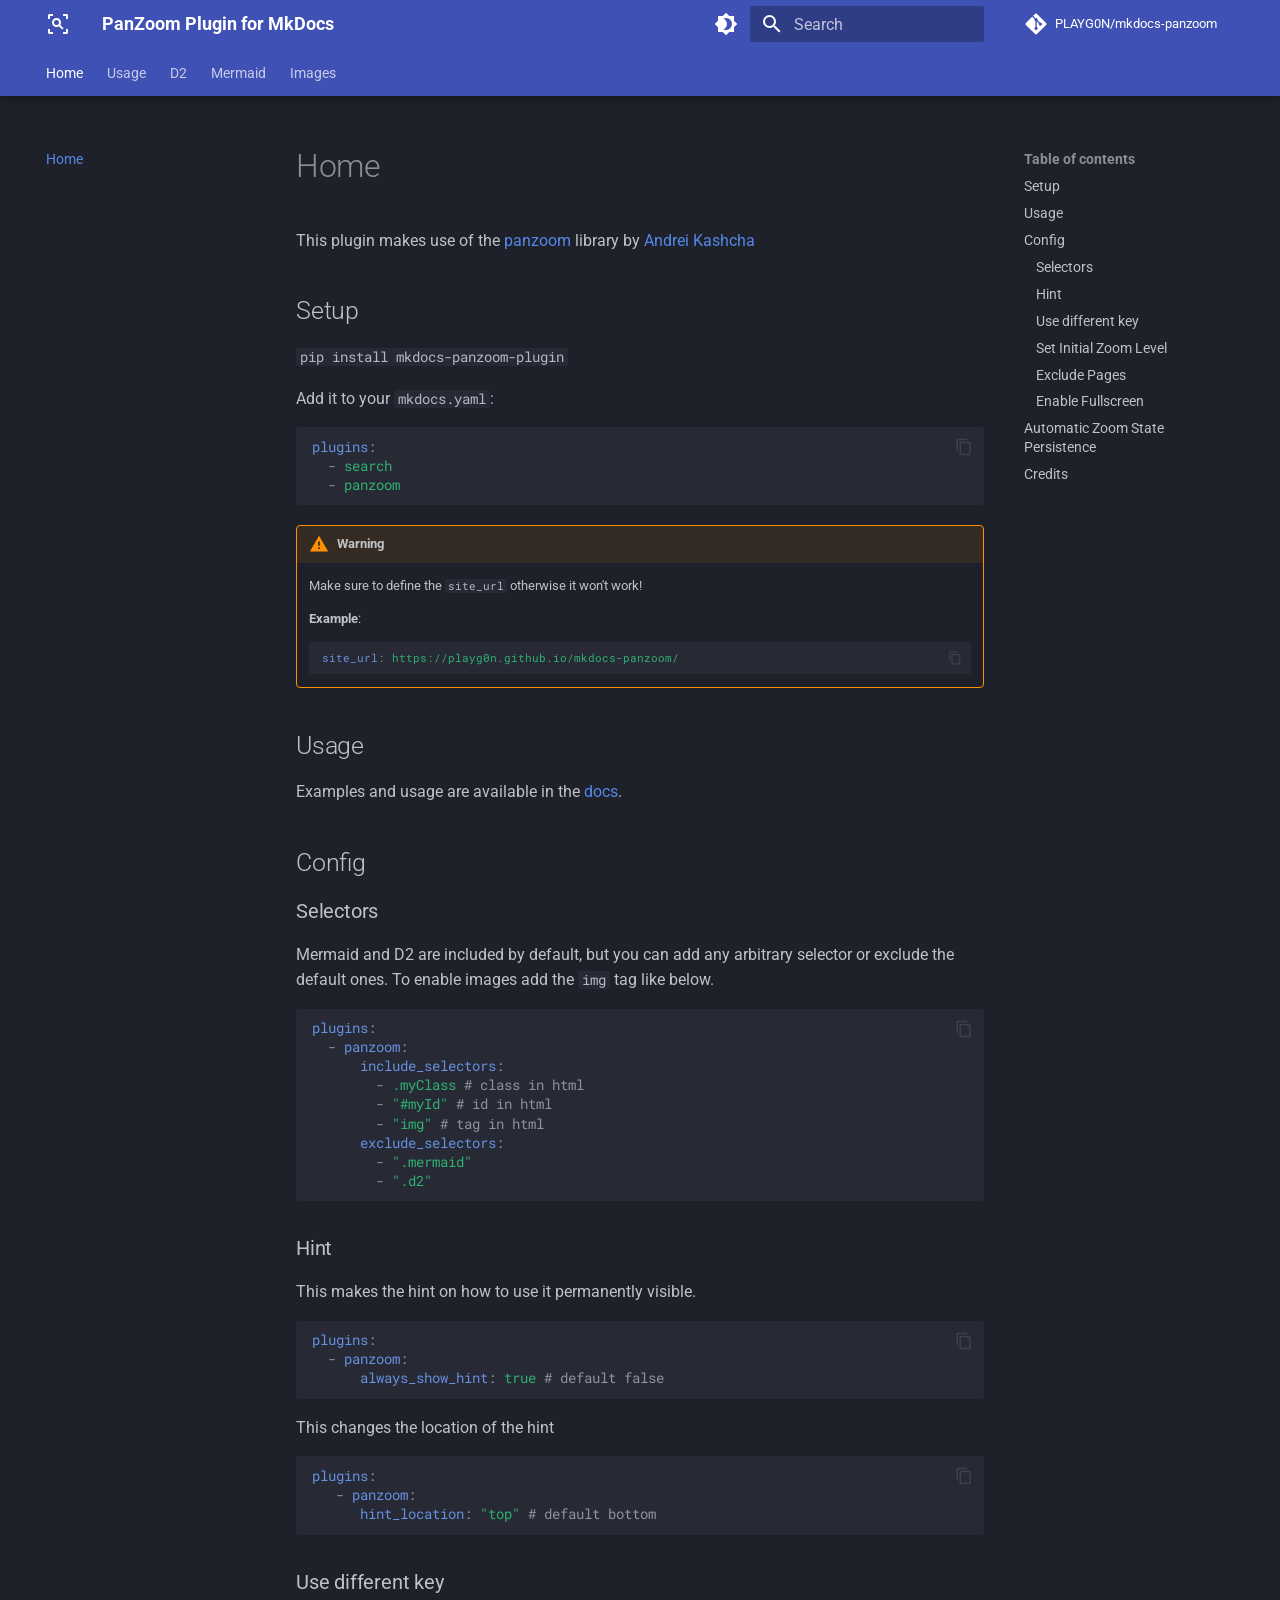
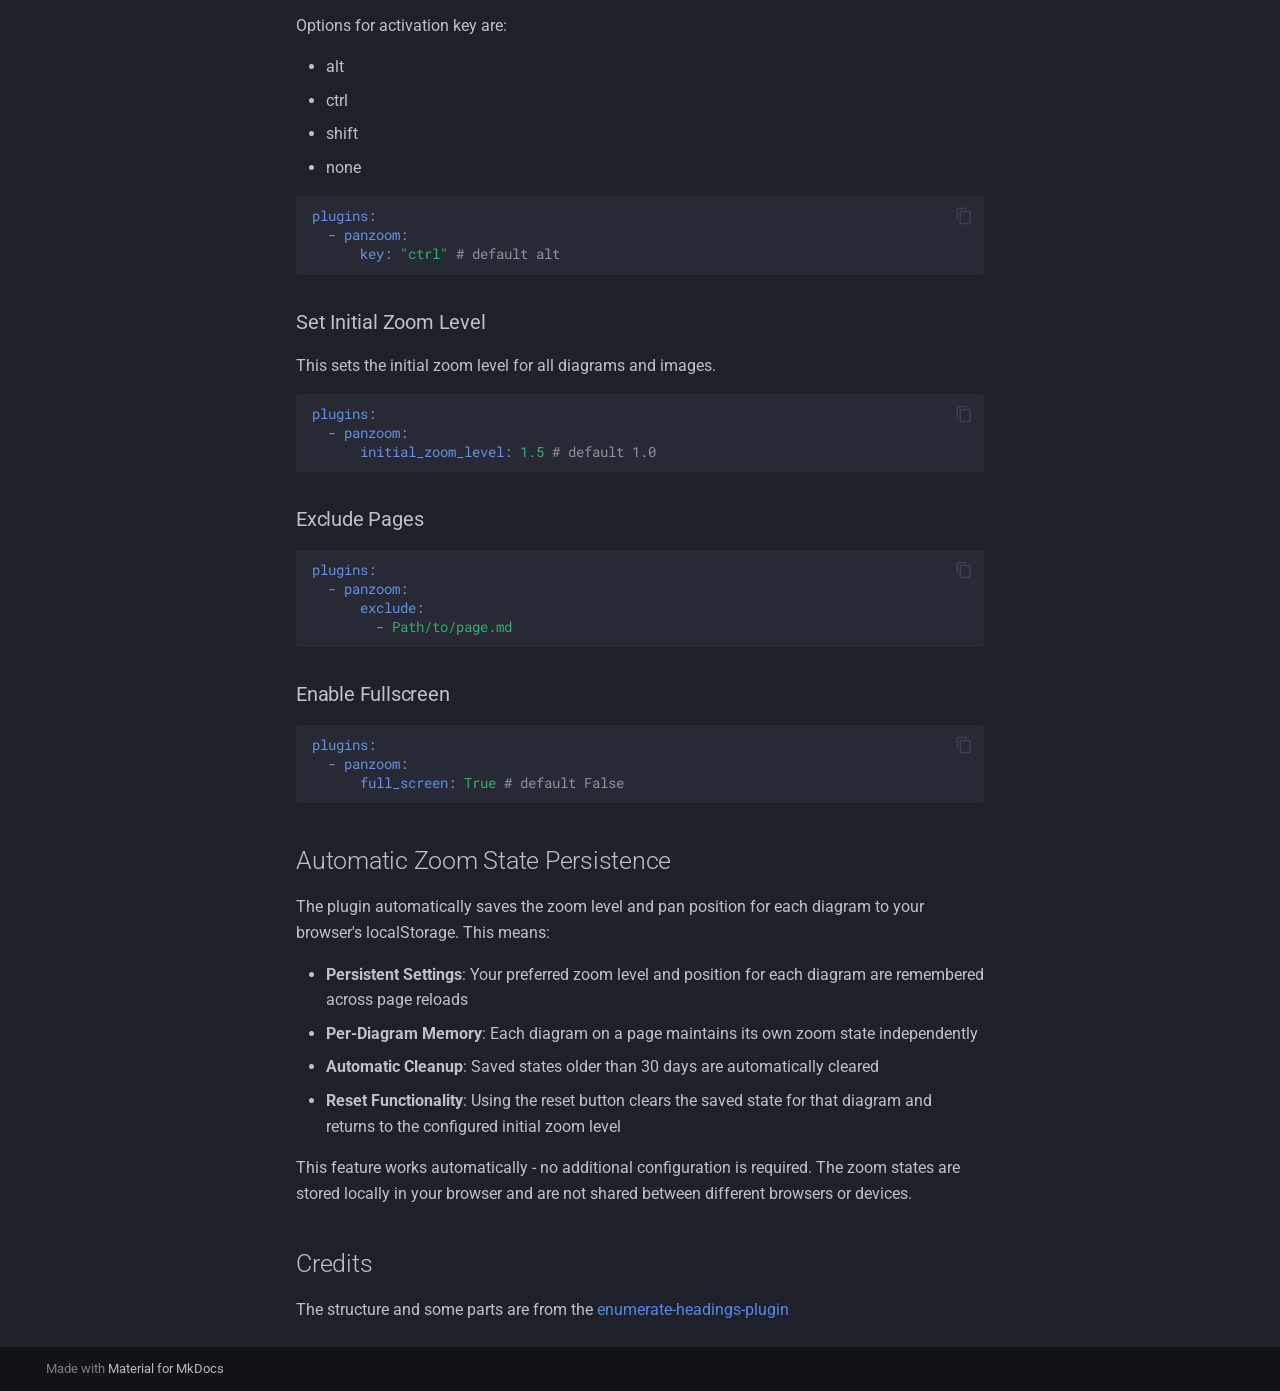
<file: index.html>
<!DOCTYPE html>

<html class="no-js" lang="en">
<head>
<meta charset="utf-8"/>
<meta content="width=device-width,initial-scale=1" name="viewport"/>
<link href="https://playg0n.github.io/mkdocs-panzoom/" rel="canonical"/>
<link href="Usage/" rel="next"/>
<link href="assets/images/favicon.png" rel="icon"/>
<meta content="mkdocs-1.6.1, mkdocs-material-9.6.16" name="generator"/>
<title>PanZoom Plugin for MkDocs</title>
<link href="assets/stylesheets/main.7e37652d.min.css" rel="stylesheet"/>
<link href="assets/stylesheets/palette.06af60db.min.css" rel="stylesheet"/>
<link crossorigin="" href="https://fonts.gstatic.com" rel="preconnect"/>
<link href="https://fonts.googleapis.com/css?family=Roboto:300,300i,400,400i,700,700i%7CRoboto+Mono:400,400i,700,700i&amp;display=fallback" rel="stylesheet"/>
<style>:root{--md-text-font:"Roboto";--md-code-font:"Roboto Mono"}</style>
<link href="assets/stylesheets/mkdocs_d2_plugin.css" rel="stylesheet"/>
<script>__md_scope=new URL(".",location),__md_hash=e=>[...e].reduce(((e,_)=>(e<<5)-e+_.charCodeAt(0)),0),__md_get=(e,_=localStorage,t=__md_scope)=>JSON.parse(_.getItem(t.pathname+"."+e)),__md_set=(e,_,t=localStorage,a=__md_scope)=>{try{t.setItem(a.pathname+"."+e,JSON.stringify(_))}catch(e){}}</script>
<link href="assets/stylesheets/panzoom.css" rel="stylesheet"/><meta content='{"selectors": [".d2", "img", ".mermaid"], "initial_zoom_level": 1.0}' name="panzoom-data"/><meta content="material" name="panzoom-theme"/></head>
<body data-md-color-accent="indigo" data-md-color-primary="indigo" data-md-color-scheme="slate" dir="ltr">
<input autocomplete="off" class="md-toggle" data-md-toggle="drawer" id="__drawer" type="checkbox"/>
<input autocomplete="off" class="md-toggle" data-md-toggle="search" id="__search" type="checkbox"/>
<label class="md-overlay" for="__drawer"></label>
<div data-md-component="skip">
<a class="md-skip" href="#home">
          Skip to content
        </a>
</div>
<div data-md-component="announce">
</div>
<header class="md-header md-header--shadow md-header--lifted" data-md-component="header">
<nav aria-label="Header" class="md-header__inner md-grid">
<a aria-label="PanZoom Plugin for MkDocs" class="md-header__button md-logo" data-md-component="logo" href="." title="PanZoom Plugin for MkDocs">
<svg viewbox="0 0 24 24" xmlns="http://www.w3.org/2000/svg"><path d="M17 22v-2h3v-3h2v3.5c0 .39-.16.74-.46 1.04s-.65.46-1.04.46zM7 22H3.5c-.39 0-.74-.16-1.04-.46S2 20.89 2 20.5V17h2v3h3zM17 2h3.5c.39 0 .74.16 1.04.46s.46.65.46 1.04V7h-2V4h-3zM7 2v2H4v3H2V3.5c0-.39.16-.74.46-1.04S3.11 2 3.5 2zm3.5 4C13 6 15 8 15 10.5c0 .88-.25 1.7-.69 2.4l3.26 3.26-1.41 1.41-3.26-3.26c-.7.44-1.52.69-2.4.69C8 15 6 13 6 10.5S8 6 10.5 6m0 2a2.5 2.5 0 0 0 0 5 2.5 2.5 0 0 0 0-5"></path></svg>
</a>
<label class="md-header__button md-icon" for="__drawer">
<svg viewbox="0 0 24 24" xmlns="http://www.w3.org/2000/svg"><path d="M3 6h18v2H3zm0 5h18v2H3zm0 5h18v2H3z"></path></svg>
</label>
<div class="md-header__title" data-md-component="header-title">
<div class="md-header__ellipsis">
<div class="md-header__topic">
<span class="md-ellipsis">
            PanZoom Plugin for MkDocs
          </span>
</div>
<div class="md-header__topic" data-md-component="header-topic">
<span class="md-ellipsis">
            
              Home
            
          </span>
</div>
</div>
</div>
<form class="md-header__option" data-md-component="palette">
<input aria-label="Switch to light mode" class="md-option" data-md-color-accent="indigo" data-md-color-media="" data-md-color-primary="indigo" data-md-color-scheme="slate" id="__palette_0" name="__palette" type="radio"/>
<label class="md-header__button md-icon" for="__palette_1" hidden="" title="Switch to light mode">
<svg viewbox="0 0 24 24" xmlns="http://www.w3.org/2000/svg"><path d="M12 18c-.89 0-1.74-.2-2.5-.55C11.56 16.5 13 14.42 13 12s-1.44-4.5-3.5-5.45C10.26 6.2 11.11 6 12 6a6 6 0 0 1 6 6 6 6 0 0 1-6 6m8-9.31V4h-4.69L12 .69 8.69 4H4v4.69L.69 12 4 15.31V20h4.69L12 23.31 15.31 20H20v-4.69L23.31 12z"></path></svg>
</label>
<input aria-label="Switch to dark mode" class="md-option" data-md-color-accent="indigo" data-md-color-media="" data-md-color-primary="indigo" data-md-color-scheme="default" id="__palette_1" name="__palette" type="radio"/>
<label class="md-header__button md-icon" for="__palette_0" hidden="" title="Switch to dark mode">
<svg viewbox="0 0 24 24" xmlns="http://www.w3.org/2000/svg"><path d="M12 8a4 4 0 0 0-4 4 4 4 0 0 0 4 4 4 4 0 0 0 4-4 4 4 0 0 0-4-4m0 10a6 6 0 0 1-6-6 6 6 0 0 1 6-6 6 6 0 0 1 6 6 6 6 0 0 1-6 6m8-9.31V4h-4.69L12 .69 8.69 4H4v4.69L.69 12 4 15.31V20h4.69L12 23.31 15.31 20H20v-4.69L23.31 12z"></path></svg>
</label>
</form>
<script>var palette=__md_get("__palette");if(palette&&palette.color){if("(prefers-color-scheme)"===palette.color.media){var media=matchMedia("(prefers-color-scheme: light)"),input=document.querySelector(media.matches?"[data-md-color-media='(prefers-color-scheme: light)']":"[data-md-color-media='(prefers-color-scheme: dark)']");palette.color.media=input.getAttribute("data-md-color-media"),palette.color.scheme=input.getAttribute("data-md-color-scheme"),palette.color.primary=input.getAttribute("data-md-color-primary"),palette.color.accent=input.getAttribute("data-md-color-accent")}for(var[key,value]of Object.entries(palette.color))document.body.setAttribute("data-md-color-"+key,value)}</script>
<label class="md-header__button md-icon" for="__search">
<svg viewbox="0 0 24 24" xmlns="http://www.w3.org/2000/svg"><path d="M9.5 3A6.5 6.5 0 0 1 16 9.5c0 1.61-.59 3.09-1.56 4.23l.27.27h.79l5 5-1.5 1.5-5-5v-.79l-.27-.27A6.52 6.52 0 0 1 9.5 16 6.5 6.5 0 0 1 3 9.5 6.5 6.5 0 0 1 9.5 3m0 2C7 5 5 7 5 9.5S7 14 9.5 14 14 12 14 9.5 12 5 9.5 5"></path></svg>
</label>
<div class="md-search" data-md-component="search" role="dialog">
<label class="md-search__overlay" for="__search"></label>
<div class="md-search__inner" role="search">
<form class="md-search__form" name="search">
<input aria-label="Search" autocapitalize="off" autocomplete="off" autocorrect="off" class="md-search__input" data-md-component="search-query" name="query" placeholder="Search" required="" spellcheck="false" type="text"/>
<label class="md-search__icon md-icon" for="__search">
<svg viewbox="0 0 24 24" xmlns="http://www.w3.org/2000/svg"><path d="M9.5 3A6.5 6.5 0 0 1 16 9.5c0 1.61-.59 3.09-1.56 4.23l.27.27h.79l5 5-1.5 1.5-5-5v-.79l-.27-.27A6.52 6.52 0 0 1 9.5 16 6.5 6.5 0 0 1 3 9.5 6.5 6.5 0 0 1 9.5 3m0 2C7 5 5 7 5 9.5S7 14 9.5 14 14 12 14 9.5 12 5 9.5 5"></path></svg>
<svg viewbox="0 0 24 24" xmlns="http://www.w3.org/2000/svg"><path d="M20 11v2H8l5.5 5.5-1.42 1.42L4.16 12l7.92-7.92L13.5 5.5 8 11z"></path></svg>
</label>
<nav aria-label="Search" class="md-search__options">
<button aria-label="Clear" class="md-search__icon md-icon" tabindex="-1" title="Clear" type="reset">
<svg viewbox="0 0 24 24" xmlns="http://www.w3.org/2000/svg"><path d="M19 6.41 17.59 5 12 10.59 6.41 5 5 6.41 10.59 12 5 17.59 6.41 19 12 13.41 17.59 19 19 17.59 13.41 12z"></path></svg>
</button>
</nav>
</form>
<div class="md-search__output">
<div class="md-search__scrollwrap" data-md-scrollfix="" tabindex="0">
<div class="md-search-result" data-md-component="search-result">
<div class="md-search-result__meta">
            Initializing search
          </div>
<ol class="md-search-result__list" role="presentation"></ol>
</div>
</div>
</div>
</div>
</div>
<div class="md-header__source">
<a class="md-source" data-md-component="source" href="https://github.com/PLAYG0N/mkdocs-panzoom" title="Go to repository">
<div class="md-source__icon md-icon">
<svg viewbox="0 0 448 512" xmlns="http://www.w3.org/2000/svg"><!--! Font Awesome Free 7.0.0 by @fontawesome - https://fontawesome.com License - https://fontawesome.com/license/free (Icons: CC BY 4.0, Fonts: SIL OFL 1.1, Code: MIT License) Copyright 2025 Fonticons, Inc.--><path d="M439.6 236.1 244 40.5c-5.4-5.5-12.8-8.5-20.4-8.5s-15 3-20.4 8.4L162.5 81l51.5 51.5c27.1-9.1 52.7 16.8 43.4 43.7l49.7 49.7c34.2-11.8 61.2 31 35.5 56.7-26.5 26.5-70.2-2.9-56-37.3L240.3 199v121.9c25.3 12.5 22.3 41.8 9.1 55-6.4 6.4-15.2 10.1-24.3 10.1s-17.8-3.6-24.3-10.1c-17.6-17.6-11.1-46.9 11.2-56v-123c-20.8-8.5-24.6-30.7-18.6-45L142.6 101 8.5 235.1C3 240.6 0 247.9 0 255.5s3 15 8.5 20.4l195.6 195.7c5.4 5.4 12.7 8.4 20.4 8.4s15-3 20.4-8.4l194.7-194.7c5.4-5.4 8.4-12.8 8.4-20.4s-3-15-8.4-20.4" fill="currentColor"></path></svg>
</div>
<div class="md-source__repository">
    PLAYG0N/mkdocs-panzoom
  </div>
</a>
</div>
</nav>
<nav aria-label="Tabs" class="md-tabs" data-md-component="tabs">
<div class="md-grid">
<ul class="md-tabs__list">
<li class="md-tabs__item md-tabs__item--active">
<a class="md-tabs__link" href=".">
        
  
  
    
  
  Home

      </a>
</li>
<li class="md-tabs__item">
<a class="md-tabs__link" href="Usage/">
        
  
  
    
  
  Usage

      </a>
</li>
<li class="md-tabs__item">
<a class="md-tabs__link" href="D2/D2imported/">
          
  
  
    
  
  D2

        </a>
</li>
<li class="md-tabs__item">
<a class="md-tabs__link" href="Mermaid/bigmermaid/">
          
  
  
    
  
  Mermaid

        </a>
</li>
<li class="md-tabs__item">
<a class="md-tabs__link" href="images/largeimage/">
          
  
  
    
  
  Images

        </a>
</li>
</ul>
</div>
</nav>
</header>
<div class="md-container" data-md-component="container">
<main class="md-main" data-md-component="main">
<div class="md-main__inner md-grid">
<div class="md-sidebar md-sidebar--primary" data-md-component="sidebar" data-md-type="navigation">
<div class="md-sidebar__scrollwrap">
<div class="md-sidebar__inner">
<nav aria-label="Navigation" class="md-nav md-nav--primary md-nav--lifted" data-md-level="0">
<label class="md-nav__title" for="__drawer">
<a aria-label="PanZoom Plugin for MkDocs" class="md-nav__button md-logo" data-md-component="logo" href="." title="PanZoom Plugin for MkDocs">
<svg viewbox="0 0 24 24" xmlns="http://www.w3.org/2000/svg"><path d="M17 22v-2h3v-3h2v3.5c0 .39-.16.74-.46 1.04s-.65.46-1.04.46zM7 22H3.5c-.39 0-.74-.16-1.04-.46S2 20.89 2 20.5V17h2v3h3zM17 2h3.5c.39 0 .74.16 1.04.46s.46.65.46 1.04V7h-2V4h-3zM7 2v2H4v3H2V3.5c0-.39.16-.74.46-1.04S3.11 2 3.5 2zm3.5 4C13 6 15 8 15 10.5c0 .88-.25 1.7-.69 2.4l3.26 3.26-1.41 1.41-3.26-3.26c-.7.44-1.52.69-2.4.69C8 15 6 13 6 10.5S8 6 10.5 6m0 2a2.5 2.5 0 0 0 0 5 2.5 2.5 0 0 0 0-5"></path></svg>
</a>
    PanZoom Plugin for MkDocs
  </label>
<div class="md-nav__source">
<a class="md-source" data-md-component="source" href="https://github.com/PLAYG0N/mkdocs-panzoom" title="Go to repository">
<div class="md-source__icon md-icon">
<svg viewbox="0 0 448 512" xmlns="http://www.w3.org/2000/svg"><!--! Font Awesome Free 7.0.0 by @fontawesome - https://fontawesome.com License - https://fontawesome.com/license/free (Icons: CC BY 4.0, Fonts: SIL OFL 1.1, Code: MIT License) Copyright 2025 Fonticons, Inc.--><path d="M439.6 236.1 244 40.5c-5.4-5.5-12.8-8.5-20.4-8.5s-15 3-20.4 8.4L162.5 81l51.5 51.5c27.1-9.1 52.7 16.8 43.4 43.7l49.7 49.7c34.2-11.8 61.2 31 35.5 56.7-26.5 26.5-70.2-2.9-56-37.3L240.3 199v121.9c25.3 12.5 22.3 41.8 9.1 55-6.4 6.4-15.2 10.1-24.3 10.1s-17.8-3.6-24.3-10.1c-17.6-17.6-11.1-46.9 11.2-56v-123c-20.8-8.5-24.6-30.7-18.6-45L142.6 101 8.5 235.1C3 240.6 0 247.9 0 255.5s3 15 8.5 20.4l195.6 195.7c5.4 5.4 12.7 8.4 20.4 8.4s15-3 20.4-8.4l194.7-194.7c5.4-5.4 8.4-12.8 8.4-20.4s-3-15-8.4-20.4" fill="currentColor"></path></svg>
</div>
<div class="md-source__repository">
    PLAYG0N/mkdocs-panzoom
  </div>
</a>
</div>
<ul class="md-nav__list" data-md-scrollfix="">
<li class="md-nav__item md-nav__item--active">
<input class="md-nav__toggle md-toggle" id="__toc" type="checkbox"/>
<label class="md-nav__link md-nav__link--active" for="__toc">
<span class="md-ellipsis">
    Home
    
  </span>
<span class="md-nav__icon md-icon"></span>
</label>
<a class="md-nav__link md-nav__link--active" href=".">
<span class="md-ellipsis">
    Home
    
  </span>
</a>
<nav aria-label="Table of contents" class="md-nav md-nav--secondary">
<label class="md-nav__title" for="__toc">
<span class="md-nav__icon md-icon"></span>
      Table of contents
    </label>
<ul class="md-nav__list" data-md-component="toc" data-md-scrollfix="">
<li class="md-nav__item">
<a class="md-nav__link" href="#setup">
<span class="md-ellipsis">
      Setup
    </span>
</a>
</li>
<li class="md-nav__item">
<a class="md-nav__link" href="#usage">
<span class="md-ellipsis">
      Usage
    </span>
</a>
</li>
<li class="md-nav__item">
<a class="md-nav__link" href="#config">
<span class="md-ellipsis">
      Config
    </span>
</a>
<nav aria-label="Config" class="md-nav">
<ul class="md-nav__list">
<li class="md-nav__item">
<a class="md-nav__link" href="#selectors">
<span class="md-ellipsis">
      Selectors
    </span>
</a>
</li>
<li class="md-nav__item">
<a class="md-nav__link" href="#hint">
<span class="md-ellipsis">
      Hint
    </span>
</a>
</li>
<li class="md-nav__item">
<a class="md-nav__link" href="#use-different-key">
<span class="md-ellipsis">
      Use different key
    </span>
</a>
</li>
<li class="md-nav__item">
<a class="md-nav__link" href="#set-initial-zoom-level">
<span class="md-ellipsis">
      Set Initial Zoom Level
    </span>
</a>
</li>
<li class="md-nav__item">
<a class="md-nav__link" href="#exclude-pages">
<span class="md-ellipsis">
      Exclude Pages
    </span>
</a>
</li>
<li class="md-nav__item">
<a class="md-nav__link" href="#enable-fullscreen">
<span class="md-ellipsis">
      Enable Fullscreen
    </span>
</a>
</li>
</ul>
</nav>
</li>
<li class="md-nav__item">
<a class="md-nav__link" href="#automatic-zoom-state-persistence">
<span class="md-ellipsis">
      Automatic Zoom State Persistence
    </span>
</a>
</li>
<li class="md-nav__item">
<a class="md-nav__link" href="#credits">
<span class="md-ellipsis">
      Credits
    </span>
</a>
</li>
</ul>
</nav>
</li>
<li class="md-nav__item">
<a class="md-nav__link" href="Usage/">
<span class="md-ellipsis">
    Usage
    
  </span>
</a>
</li>
<li class="md-nav__item md-nav__item--nested">
<input class="md-nav__toggle md-toggle" id="__nav_3" type="checkbox"/>
<label class="md-nav__link" for="__nav_3" id="__nav_3_label" tabindex="0">
<span class="md-ellipsis">
    D2
    
  </span>
<span class="md-nav__icon md-icon"></span>
</label>
<nav aria-expanded="false" aria-labelledby="__nav_3_label" class="md-nav" data-md-level="1">
<label class="md-nav__title" for="__nav_3">
<span class="md-nav__icon md-icon"></span>
            D2
          </label>
<ul class="md-nav__list" data-md-scrollfix="">
<li class="md-nav__item">
<a class="md-nav__link" href="D2/D2imported/">
<span class="md-ellipsis">
    Imported D2 Diagram
    
  </span>
</a>
</li>
<li class="md-nav__item">
<a class="md-nav__link" href="D2/d2diagram/">
<span class="md-ellipsis">
    D2 Diagram
    
  </span>
</a>
</li>
</ul>
</nav>
</li>
<li class="md-nav__item md-nav__item--nested">
<input class="md-nav__toggle md-toggle" id="__nav_4" type="checkbox"/>
<label class="md-nav__link" for="__nav_4" id="__nav_4_label" tabindex="0">
<span class="md-ellipsis">
    Mermaid
    
  </span>
<span class="md-nav__icon md-icon"></span>
</label>
<nav aria-expanded="false" aria-labelledby="__nav_4_label" class="md-nav" data-md-level="1">
<label class="md-nav__title" for="__nav_4">
<span class="md-nav__icon md-icon"></span>
            Mermaid
          </label>
<ul class="md-nav__list" data-md-scrollfix="">
<li class="md-nav__item">
<a class="md-nav__link" href="Mermaid/bigmermaid/">
<span class="md-ellipsis">
    Big Mermaid
    
  </span>
</a>
</li>
<li class="md-nav__item">
<a class="md-nav__link" href="Mermaid/clickables/">
<span class="md-ellipsis">
    Clickables
    
  </span>
</a>
</li>
<li class="md-nav__item">
<a class="md-nav__link" href="Mermaid/excluded/">
<span class="md-ellipsis">
    Big Mermaid (excluded)
    
  </span>
</a>
</li>
<li class="md-nav__item">
<a class="md-nav__link" href="Mermaid/links/">
<span class="md-ellipsis">
    Clickable links
    
  </span>
</a>
</li>
</ul>
</nav>
</li>
<li class="md-nav__item md-nav__item--nested">
<input class="md-nav__toggle md-toggle" id="__nav_5" type="checkbox"/>
<label class="md-nav__link" for="__nav_5" id="__nav_5_label" tabindex="0">
<span class="md-ellipsis">
    Images
    
  </span>
<span class="md-nav__icon md-icon"></span>
</label>
<nav aria-expanded="false" aria-labelledby="__nav_5_label" class="md-nav" data-md-level="1">
<label class="md-nav__title" for="__nav_5">
<span class="md-nav__icon md-icon"></span>
            Images
          </label>
<ul class="md-nav__list" data-md-scrollfix="">
<li class="md-nav__item">
<a class="md-nav__link" href="images/largeimage/">
<span class="md-ellipsis">
    Large Images
    
  </span>
</a>
</li>
</ul>
</nav>
</li>
</ul>
</nav>
</div>
</div>
</div>
<div class="md-sidebar md-sidebar--secondary" data-md-component="sidebar" data-md-type="toc">
<div class="md-sidebar__scrollwrap">
<div class="md-sidebar__inner">
<nav aria-label="Table of contents" class="md-nav md-nav--secondary">
<label class="md-nav__title" for="__toc">
<span class="md-nav__icon md-icon"></span>
      Table of contents
    </label>
<ul class="md-nav__list" data-md-component="toc" data-md-scrollfix="">
<li class="md-nav__item">
<a class="md-nav__link" href="#setup">
<span class="md-ellipsis">
      Setup
    </span>
</a>
</li>
<li class="md-nav__item">
<a class="md-nav__link" href="#usage">
<span class="md-ellipsis">
      Usage
    </span>
</a>
</li>
<li class="md-nav__item">
<a class="md-nav__link" href="#config">
<span class="md-ellipsis">
      Config
    </span>
</a>
<nav aria-label="Config" class="md-nav">
<ul class="md-nav__list">
<li class="md-nav__item">
<a class="md-nav__link" href="#selectors">
<span class="md-ellipsis">
      Selectors
    </span>
</a>
</li>
<li class="md-nav__item">
<a class="md-nav__link" href="#hint">
<span class="md-ellipsis">
      Hint
    </span>
</a>
</li>
<li class="md-nav__item">
<a class="md-nav__link" href="#use-different-key">
<span class="md-ellipsis">
      Use different key
    </span>
</a>
</li>
<li class="md-nav__item">
<a class="md-nav__link" href="#set-initial-zoom-level">
<span class="md-ellipsis">
      Set Initial Zoom Level
    </span>
</a>
</li>
<li class="md-nav__item">
<a class="md-nav__link" href="#exclude-pages">
<span class="md-ellipsis">
      Exclude Pages
    </span>
</a>
</li>
<li class="md-nav__item">
<a class="md-nav__link" href="#enable-fullscreen">
<span class="md-ellipsis">
      Enable Fullscreen
    </span>
</a>
</li>
</ul>
</nav>
</li>
<li class="md-nav__item">
<a class="md-nav__link" href="#automatic-zoom-state-persistence">
<span class="md-ellipsis">
      Automatic Zoom State Persistence
    </span>
</a>
</li>
<li class="md-nav__item">
<a class="md-nav__link" href="#credits">
<span class="md-ellipsis">
      Credits
    </span>
</a>
</li>
</ul>
</nav>
</div>
</div>
</div>
<div class="md-content" data-md-component="content">
<article class="md-content__inner md-typeset">
<h1 id="home">Home<a class="headerlink" href="#home" title="Permanent link">¶</a></h1>
<p>This plugin makes use of the <a href="https://github.com/anvaka/panzoom">panzoom</a> library by <a href="https://github.com/anvaka">Andrei Kashcha</a></p>
<h2 id="setup">Setup<a class="headerlink" href="#setup" title="Permanent link">¶</a></h2>
<p><code>pip install mkdocs-panzoom-plugin</code></p>
<p>Add it to your <code>mkdocs.yaml</code>:</p>
<div class="highlight"><pre><span></span><code><span class="nt">plugins</span><span class="p">:</span>
<span class="w">  </span><span class="p p-Indicator">-</span><span class="w"> </span><span class="l l-Scalar l-Scalar-Plain">search</span>
<span class="w">  </span><span class="p p-Indicator">-</span><span class="w"> </span><span class="l l-Scalar l-Scalar-Plain">panzoom</span>
</code></pre></div>
<div class="admonition warning">
<p class="admonition-title">Warning</p>
<p>Make sure to define the <code>site_url</code> otherwise it won't work!</p>
<p><strong>Example</strong>:</p>
<div class="highlight"><pre><span></span><code><span class="nt">site_url</span><span class="p">:</span><span class="w"> </span><span class="l l-Scalar l-Scalar-Plain">https://playg0n.github.io/mkdocs-panzoom/</span>
</code></pre></div>
</div>
<h2 id="usage">Usage<a class="headerlink" href="#usage" title="Permanent link">¶</a></h2>
<p>Examples and usage are available in the <a href="https://playg0n.github.io/mkdocs-panzoom/">docs</a>.</p>
<h2 id="config">Config<a class="headerlink" href="#config" title="Permanent link">¶</a></h2>
<h3 id="selectors">Selectors<a class="headerlink" href="#selectors" title="Permanent link">¶</a></h3>
<p>Mermaid and D2 are included by default, but you can add any arbitrary selector or exclude the default ones.
To enable images add the <code>img</code> tag like below.</p>
<div class="highlight"><pre><span></span><code><span class="nt">plugins</span><span class="p">:</span>
<span class="w">  </span><span class="p p-Indicator">-</span><span class="w"> </span><span class="nt">panzoom</span><span class="p">:</span>
<span class="w">      </span><span class="nt">include_selectors</span><span class="p">:</span>
<span class="w">        </span><span class="p p-Indicator">-</span><span class="w"> </span><span class="l l-Scalar l-Scalar-Plain">.myClass</span><span class="w"> </span><span class="c1"># class in html</span>
<span class="w">        </span><span class="p p-Indicator">-</span><span class="w"> </span><span class="s">"#myId"</span><span class="w"> </span><span class="c1"># id in html</span>
<span class="w">        </span><span class="p p-Indicator">-</span><span class="w"> </span><span class="s">"img"</span><span class="w"> </span><span class="c1"># tag in html</span>
<span class="w">      </span><span class="nt">exclude_selectors</span><span class="p">:</span>
<span class="w">        </span><span class="p p-Indicator">-</span><span class="w"> </span><span class="s">".mermaid"</span>
<span class="w">        </span><span class="p p-Indicator">-</span><span class="w"> </span><span class="s">".d2"</span>
</code></pre></div>
<h3 id="hint">Hint<a class="headerlink" href="#hint" title="Permanent link">¶</a></h3>
<p>This makes the hint on how to use it permanently visible.</p>
<div class="highlight"><pre><span></span><code><span class="nt">plugins</span><span class="p">:</span>
<span class="w">  </span><span class="p p-Indicator">-</span><span class="w"> </span><span class="nt">panzoom</span><span class="p">:</span>
<span class="w">      </span><span class="nt">always_show_hint</span><span class="p">:</span><span class="w"> </span><span class="l l-Scalar l-Scalar-Plain">true</span><span class="w"> </span><span class="c1"># default false</span>
</code></pre></div>
<p>This changes the location of the hint</p>
<div class="highlight"><pre><span></span><code><span class="nt">plugins</span><span class="p">:</span>
<span class="w">   </span><span class="p p-Indicator">-</span><span class="w"> </span><span class="nt">panzoom</span><span class="p">:</span>
<span class="w">      </span><span class="nt">hint_location</span><span class="p">:</span><span class="w"> </span><span class="s">"top"</span><span class="w"> </span><span class="c1"># default bottom</span>
</code></pre></div>
<h3 id="use-different-key">Use different key<a class="headerlink" href="#use-different-key" title="Permanent link">¶</a></h3>
<p>Options for activation key are:</p>
<ul>
<li>alt</li>
<li>ctrl</li>
<li>shift</li>
<li>none</li>
</ul>
<div class="highlight"><pre><span></span><code><span class="nt">plugins</span><span class="p">:</span>
<span class="w">  </span><span class="p p-Indicator">-</span><span class="w"> </span><span class="nt">panzoom</span><span class="p">:</span>
<span class="w">      </span><span class="nt">key</span><span class="p">:</span><span class="w"> </span><span class="s">"ctrl"</span><span class="w"> </span><span class="c1"># default alt</span>
</code></pre></div>
<h3 id="set-initial-zoom-level">Set Initial Zoom Level<a class="headerlink" href="#set-initial-zoom-level" title="Permanent link">¶</a></h3>
<p>This sets the initial zoom level for all diagrams and images.</p>
<div class="highlight"><pre><span></span><code><span class="nt">plugins</span><span class="p">:</span>
<span class="w">  </span><span class="p p-Indicator">-</span><span class="w"> </span><span class="nt">panzoom</span><span class="p">:</span>
<span class="w">      </span><span class="nt">initial_zoom_level</span><span class="p">:</span><span class="w"> </span><span class="l l-Scalar l-Scalar-Plain">1.5</span><span class="w"> </span><span class="c1"># default 1.0</span>
</code></pre></div>
<h3 id="exclude-pages">Exclude Pages<a class="headerlink" href="#exclude-pages" title="Permanent link">¶</a></h3>
<div class="highlight"><pre><span></span><code><span class="nt">plugins</span><span class="p">:</span>
<span class="w">  </span><span class="p p-Indicator">-</span><span class="w"> </span><span class="nt">panzoom</span><span class="p">:</span>
<span class="w">      </span><span class="nt">exclude</span><span class="p">:</span>
<span class="w">        </span><span class="p p-Indicator">-</span><span class="w"> </span><span class="l l-Scalar l-Scalar-Plain">Path/to/page.md</span>
</code></pre></div>
<h3 id="enable-fullscreen">Enable Fullscreen<a class="headerlink" href="#enable-fullscreen" title="Permanent link">¶</a></h3>
<div class="highlight"><pre><span></span><code><span class="nt">plugins</span><span class="p">:</span>
<span class="w">  </span><span class="p p-Indicator">-</span><span class="w"> </span><span class="nt">panzoom</span><span class="p">:</span>
<span class="w">      </span><span class="nt">full_screen</span><span class="p">:</span><span class="w"> </span><span class="l l-Scalar l-Scalar-Plain">True</span><span class="w"> </span><span class="c1"># default False</span>
</code></pre></div>
<h2 id="automatic-zoom-state-persistence">Automatic Zoom State Persistence<a class="headerlink" href="#automatic-zoom-state-persistence" title="Permanent link">¶</a></h2>
<p>The plugin automatically saves the zoom level and pan position for each diagram to your browser's localStorage. This means:</p>
<ul>
<li><strong>Persistent Settings</strong>: Your preferred zoom level and position for each diagram are remembered across page reloads</li>
<li><strong>Per-Diagram Memory</strong>: Each diagram on a page maintains its own zoom state independently</li>
<li><strong>Automatic Cleanup</strong>: Saved states older than 30 days are automatically cleared</li>
<li><strong>Reset Functionality</strong>: Using the reset button clears the saved state for that diagram and returns to the configured initial zoom level</li>
</ul>
<p>This feature works automatically - no additional configuration is required. The zoom states are stored locally in your browser and are not shared between different browsers or devices.</p>
<h2 id="credits">Credits<a class="headerlink" href="#credits" title="Permanent link">¶</a></h2>
<p>The structure and some parts are from the <a href="https://github.com/timvink/mkdocs-enumerate-headings-plugin">enumerate-headings-plugin</a></p>
</article>
</div>
<script>var target=document.getElementById(location.hash.slice(1));target&&target.name&&(target.checked=target.name.startsWith("__tabbed_"))</script>
</div>
<button class="md-top md-icon" data-md-component="top" hidden="" type="button">
<svg viewbox="0 0 24 24" xmlns="http://www.w3.org/2000/svg"><path d="M13 20h-2V8l-5.5 5.5-1.42-1.42L12 4.16l7.92 7.92-1.42 1.42L13 8z"></path></svg>
  Back to top
</button>
</main>
<footer class="md-footer">
<div class="md-footer-meta md-typeset">
<div class="md-footer-meta__inner md-grid">
<div class="md-copyright">
  
  
    Made with
    <a href="https://squidfunk.github.io/mkdocs-material/" rel="noopener" target="_blank">
      Material for MkDocs
    </a>
</div>
</div>
</div>
</footer>
</div>
<div class="md-dialog" data-md-component="dialog">
<div class="md-dialog__inner md-typeset"></div>
</div>
<script id="__config" type="application/json">{"base": ".", "features": ["content.code.copy", "navigation.indexes", "navigation.tabs", "navigation.tabs.sticky", "navigation.top"], "search": "assets/javascripts/workers/search.d50fe291.min.js", "tags": null, "translations": {"clipboard.copied": "Copied to clipboard", "clipboard.copy": "Copy to clipboard", "search.result.more.one": "1 more on this page", "search.result.more.other": "# more on this page", "search.result.none": "No matching documents", "search.result.one": "1 matching document", "search.result.other": "# matching documents", "search.result.placeholder": "Type to start searching", "search.result.term.missing": "Missing", "select.version": "Select version"}, "version": null}</script>
<script src="assets/javascripts/bundle.50899def.min.js"></script>
<script src="assets/javascripts/panzoom.min.js"></script><script src="assets/javascripts/zoompan.js"></script></body>
</html>
</file>
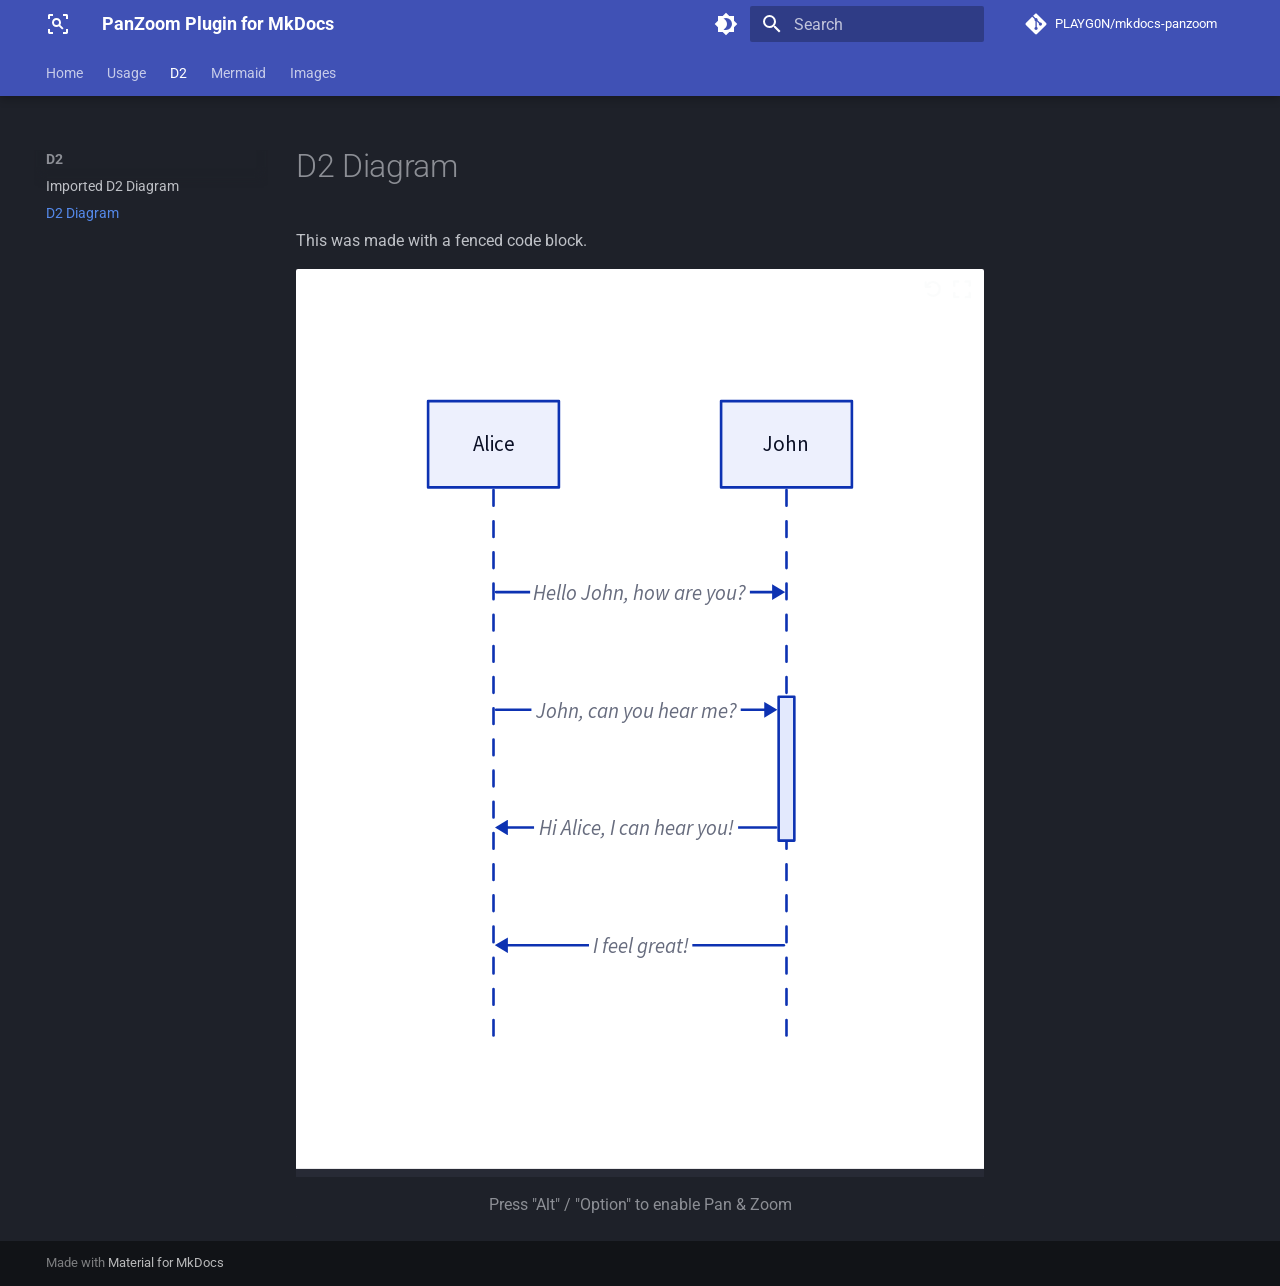
<file: D2/d2diagram/index.html>
<!DOCTYPE html>

<html class="no-js" lang="en">
<head>
<meta charset="utf-8"/>
<meta content="width=device-width,initial-scale=1" name="viewport"/>
<link href="https://playg0n.github.io/mkdocs-panzoom/D2/d2diagram/" rel="canonical"/>
<link href="../D2imported/" rel="prev"/>
<link href="../../Mermaid/bigmermaid/" rel="next"/>
<link href="../../assets/images/favicon.png" rel="icon"/>
<meta content="mkdocs-1.6.1, mkdocs-material-9.6.16" name="generator"/>
<title>D2 Diagram - PanZoom Plugin for MkDocs</title>
<link href="../../assets/stylesheets/main.7e37652d.min.css" rel="stylesheet"/>
<link href="../../assets/stylesheets/palette.06af60db.min.css" rel="stylesheet"/>
<link crossorigin="" href="https://fonts.gstatic.com" rel="preconnect"/>
<link href="https://fonts.googleapis.com/css?family=Roboto:300,300i,400,400i,700,700i%7CRoboto+Mono:400,400i,700,700i&amp;display=fallback" rel="stylesheet"/>
<style>:root{--md-text-font:"Roboto";--md-code-font:"Roboto Mono"}</style>
<link href="../../assets/stylesheets/mkdocs_d2_plugin.css" rel="stylesheet"/>
<script>__md_scope=new URL("../..",location),__md_hash=e=>[...e].reduce(((e,_)=>(e<<5)-e+_.charCodeAt(0)),0),__md_get=(e,_=localStorage,t=__md_scope)=>JSON.parse(_.getItem(t.pathname+"."+e)),__md_set=(e,_,t=localStorage,a=__md_scope)=>{try{t.setItem(a.pathname+"."+e,JSON.stringify(_))}catch(e){}}</script>
<link href="../../assets/stylesheets/panzoom.css" rel="stylesheet"/><meta content='{"selectors": [".d2", "img", ".mermaid"], "initial_zoom_level": 1.0}' name="panzoom-data"/><meta content="material" name="panzoom-theme"/></head>
<body data-md-color-accent="indigo" data-md-color-primary="indigo" data-md-color-scheme="slate" dir="ltr">
<input autocomplete="off" class="md-toggle" data-md-toggle="drawer" id="__drawer" type="checkbox"/>
<input autocomplete="off" class="md-toggle" data-md-toggle="search" id="__search" type="checkbox"/>
<label class="md-overlay" for="__drawer"></label>
<div data-md-component="skip">
<a class="md-skip" href="#d2-diagram">
          Skip to content
        </a>
</div>
<div data-md-component="announce">
</div>
<header class="md-header md-header--shadow md-header--lifted" data-md-component="header">
<nav aria-label="Header" class="md-header__inner md-grid">
<a aria-label="PanZoom Plugin for MkDocs" class="md-header__button md-logo" data-md-component="logo" href="../.." title="PanZoom Plugin for MkDocs">
<svg viewbox="0 0 24 24" xmlns="http://www.w3.org/2000/svg"><path d="M17 22v-2h3v-3h2v3.5c0 .39-.16.74-.46 1.04s-.65.46-1.04.46zM7 22H3.5c-.39 0-.74-.16-1.04-.46S2 20.89 2 20.5V17h2v3h3zM17 2h3.5c.39 0 .74.16 1.04.46s.46.65.46 1.04V7h-2V4h-3zM7 2v2H4v3H2V3.5c0-.39.16-.74.46-1.04S3.11 2 3.5 2zm3.5 4C13 6 15 8 15 10.5c0 .88-.25 1.7-.69 2.4l3.26 3.26-1.41 1.41-3.26-3.26c-.7.44-1.52.69-2.4.69C8 15 6 13 6 10.5S8 6 10.5 6m0 2a2.5 2.5 0 0 0 0 5 2.5 2.5 0 0 0 0-5"></path></svg>
</a>
<label class="md-header__button md-icon" for="__drawer">
<svg viewbox="0 0 24 24" xmlns="http://www.w3.org/2000/svg"><path d="M3 6h18v2H3zm0 5h18v2H3zm0 5h18v2H3z"></path></svg>
</label>
<div class="md-header__title" data-md-component="header-title">
<div class="md-header__ellipsis">
<div class="md-header__topic">
<span class="md-ellipsis">
            PanZoom Plugin for MkDocs
          </span>
</div>
<div class="md-header__topic" data-md-component="header-topic">
<span class="md-ellipsis">
            
              D2 Diagram
            
          </span>
</div>
</div>
</div>
<form class="md-header__option" data-md-component="palette">
<input aria-label="Switch to light mode" class="md-option" data-md-color-accent="indigo" data-md-color-media="" data-md-color-primary="indigo" data-md-color-scheme="slate" id="__palette_0" name="__palette" type="radio"/>
<label class="md-header__button md-icon" for="__palette_1" hidden="" title="Switch to light mode">
<svg viewbox="0 0 24 24" xmlns="http://www.w3.org/2000/svg"><path d="M12 18c-.89 0-1.74-.2-2.5-.55C11.56 16.5 13 14.42 13 12s-1.44-4.5-3.5-5.45C10.26 6.2 11.11 6 12 6a6 6 0 0 1 6 6 6 6 0 0 1-6 6m8-9.31V4h-4.69L12 .69 8.69 4H4v4.69L.69 12 4 15.31V20h4.69L12 23.31 15.31 20H20v-4.69L23.31 12z"></path></svg>
</label>
<input aria-label="Switch to dark mode" class="md-option" data-md-color-accent="indigo" data-md-color-media="" data-md-color-primary="indigo" data-md-color-scheme="default" id="__palette_1" name="__palette" type="radio"/>
<label class="md-header__button md-icon" for="__palette_0" hidden="" title="Switch to dark mode">
<svg viewbox="0 0 24 24" xmlns="http://www.w3.org/2000/svg"><path d="M12 8a4 4 0 0 0-4 4 4 4 0 0 0 4 4 4 4 0 0 0 4-4 4 4 0 0 0-4-4m0 10a6 6 0 0 1-6-6 6 6 0 0 1 6-6 6 6 0 0 1 6 6 6 6 0 0 1-6 6m8-9.31V4h-4.69L12 .69 8.69 4H4v4.69L.69 12 4 15.31V20h4.69L12 23.31 15.31 20H20v-4.69L23.31 12z"></path></svg>
</label>
</form>
<script>var palette=__md_get("__palette");if(palette&&palette.color){if("(prefers-color-scheme)"===palette.color.media){var media=matchMedia("(prefers-color-scheme: light)"),input=document.querySelector(media.matches?"[data-md-color-media='(prefers-color-scheme: light)']":"[data-md-color-media='(prefers-color-scheme: dark)']");palette.color.media=input.getAttribute("data-md-color-media"),palette.color.scheme=input.getAttribute("data-md-color-scheme"),palette.color.primary=input.getAttribute("data-md-color-primary"),palette.color.accent=input.getAttribute("data-md-color-accent")}for(var[key,value]of Object.entries(palette.color))document.body.setAttribute("data-md-color-"+key,value)}</script>
<label class="md-header__button md-icon" for="__search">
<svg viewbox="0 0 24 24" xmlns="http://www.w3.org/2000/svg"><path d="M9.5 3A6.5 6.5 0 0 1 16 9.5c0 1.61-.59 3.09-1.56 4.23l.27.27h.79l5 5-1.5 1.5-5-5v-.79l-.27-.27A6.52 6.52 0 0 1 9.5 16 6.5 6.5 0 0 1 3 9.5 6.5 6.5 0 0 1 9.5 3m0 2C7 5 5 7 5 9.5S7 14 9.5 14 14 12 14 9.5 12 5 9.5 5"></path></svg>
</label>
<div class="md-search" data-md-component="search" role="dialog">
<label class="md-search__overlay" for="__search"></label>
<div class="md-search__inner" role="search">
<form class="md-search__form" name="search">
<input aria-label="Search" autocapitalize="off" autocomplete="off" autocorrect="off" class="md-search__input" data-md-component="search-query" name="query" placeholder="Search" required="" spellcheck="false" type="text"/>
<label class="md-search__icon md-icon" for="__search">
<svg viewbox="0 0 24 24" xmlns="http://www.w3.org/2000/svg"><path d="M9.5 3A6.5 6.5 0 0 1 16 9.5c0 1.61-.59 3.09-1.56 4.23l.27.27h.79l5 5-1.5 1.5-5-5v-.79l-.27-.27A6.52 6.52 0 0 1 9.5 16 6.5 6.5 0 0 1 3 9.5 6.5 6.5 0 0 1 9.5 3m0 2C7 5 5 7 5 9.5S7 14 9.5 14 14 12 14 9.5 12 5 9.5 5"></path></svg>
<svg viewbox="0 0 24 24" xmlns="http://www.w3.org/2000/svg"><path d="M20 11v2H8l5.5 5.5-1.42 1.42L4.16 12l7.92-7.92L13.5 5.5 8 11z"></path></svg>
</label>
<nav aria-label="Search" class="md-search__options">
<button aria-label="Clear" class="md-search__icon md-icon" tabindex="-1" title="Clear" type="reset">
<svg viewbox="0 0 24 24" xmlns="http://www.w3.org/2000/svg"><path d="M19 6.41 17.59 5 12 10.59 6.41 5 5 6.41 10.59 12 5 17.59 6.41 19 12 13.41 17.59 19 19 17.59 13.41 12z"></path></svg>
</button>
</nav>
</form>
<div class="md-search__output">
<div class="md-search__scrollwrap" data-md-scrollfix="" tabindex="0">
<div class="md-search-result" data-md-component="search-result">
<div class="md-search-result__meta">
            Initializing search
          </div>
<ol class="md-search-result__list" role="presentation"></ol>
</div>
</div>
</div>
</div>
</div>
<div class="md-header__source">
<a class="md-source" data-md-component="source" href="https://github.com/PLAYG0N/mkdocs-panzoom" title="Go to repository">
<div class="md-source__icon md-icon">
<svg viewbox="0 0 448 512" xmlns="http://www.w3.org/2000/svg"><!--! Font Awesome Free 7.0.0 by @fontawesome - https://fontawesome.com License - https://fontawesome.com/license/free (Icons: CC BY 4.0, Fonts: SIL OFL 1.1, Code: MIT License) Copyright 2025 Fonticons, Inc.--><path d="M439.6 236.1 244 40.5c-5.4-5.5-12.8-8.5-20.4-8.5s-15 3-20.4 8.4L162.5 81l51.5 51.5c27.1-9.1 52.7 16.8 43.4 43.7l49.7 49.7c34.2-11.8 61.2 31 35.5 56.7-26.5 26.5-70.2-2.9-56-37.3L240.3 199v121.9c25.3 12.5 22.3 41.8 9.1 55-6.4 6.4-15.2 10.1-24.3 10.1s-17.8-3.6-24.3-10.1c-17.6-17.6-11.1-46.9 11.2-56v-123c-20.8-8.5-24.6-30.7-18.6-45L142.6 101 8.5 235.1C3 240.6 0 247.9 0 255.5s3 15 8.5 20.4l195.6 195.7c5.4 5.4 12.7 8.4 20.4 8.4s15-3 20.4-8.4l194.7-194.7c5.4-5.4 8.4-12.8 8.4-20.4s-3-15-8.4-20.4" fill="currentColor"></path></svg>
</div>
<div class="md-source__repository">
    PLAYG0N/mkdocs-panzoom
  </div>
</a>
</div>
</nav>
<nav aria-label="Tabs" class="md-tabs" data-md-component="tabs">
<div class="md-grid">
<ul class="md-tabs__list">
<li class="md-tabs__item">
<a class="md-tabs__link" href="../..">
        
  
  
    
  
  Home

      </a>
</li>
<li class="md-tabs__item">
<a class="md-tabs__link" href="../../Usage/">
        
  
  
    
  
  Usage

      </a>
</li>
<li class="md-tabs__item md-tabs__item--active">
<a class="md-tabs__link" href="../D2imported/">
          
  
  
    
  
  D2

        </a>
</li>
<li class="md-tabs__item">
<a class="md-tabs__link" href="../../Mermaid/bigmermaid/">
          
  
  
    
  
  Mermaid

        </a>
</li>
<li class="md-tabs__item">
<a class="md-tabs__link" href="../../images/largeimage/">
          
  
  
    
  
  Images

        </a>
</li>
</ul>
</div>
</nav>
</header>
<div class="md-container" data-md-component="container">
<main class="md-main" data-md-component="main">
<div class="md-main__inner md-grid">
<div class="md-sidebar md-sidebar--primary" data-md-component="sidebar" data-md-type="navigation">
<div class="md-sidebar__scrollwrap">
<div class="md-sidebar__inner">
<nav aria-label="Navigation" class="md-nav md-nav--primary md-nav--lifted" data-md-level="0">
<label class="md-nav__title" for="__drawer">
<a aria-label="PanZoom Plugin for MkDocs" class="md-nav__button md-logo" data-md-component="logo" href="../.." title="PanZoom Plugin for MkDocs">
<svg viewbox="0 0 24 24" xmlns="http://www.w3.org/2000/svg"><path d="M17 22v-2h3v-3h2v3.5c0 .39-.16.74-.46 1.04s-.65.46-1.04.46zM7 22H3.5c-.39 0-.74-.16-1.04-.46S2 20.89 2 20.5V17h2v3h3zM17 2h3.5c.39 0 .74.16 1.04.46s.46.65.46 1.04V7h-2V4h-3zM7 2v2H4v3H2V3.5c0-.39.16-.74.46-1.04S3.11 2 3.5 2zm3.5 4C13 6 15 8 15 10.5c0 .88-.25 1.7-.69 2.4l3.26 3.26-1.41 1.41-3.26-3.26c-.7.44-1.52.69-2.4.69C8 15 6 13 6 10.5S8 6 10.5 6m0 2a2.5 2.5 0 0 0 0 5 2.5 2.5 0 0 0 0-5"></path></svg>
</a>
    PanZoom Plugin for MkDocs
  </label>
<div class="md-nav__source">
<a class="md-source" data-md-component="source" href="https://github.com/PLAYG0N/mkdocs-panzoom" title="Go to repository">
<div class="md-source__icon md-icon">
<svg viewbox="0 0 448 512" xmlns="http://www.w3.org/2000/svg"><!--! Font Awesome Free 7.0.0 by @fontawesome - https://fontawesome.com License - https://fontawesome.com/license/free (Icons: CC BY 4.0, Fonts: SIL OFL 1.1, Code: MIT License) Copyright 2025 Fonticons, Inc.--><path d="M439.6 236.1 244 40.5c-5.4-5.5-12.8-8.5-20.4-8.5s-15 3-20.4 8.4L162.5 81l51.5 51.5c27.1-9.1 52.7 16.8 43.4 43.7l49.7 49.7c34.2-11.8 61.2 31 35.5 56.7-26.5 26.5-70.2-2.9-56-37.3L240.3 199v121.9c25.3 12.5 22.3 41.8 9.1 55-6.4 6.4-15.2 10.1-24.3 10.1s-17.8-3.6-24.3-10.1c-17.6-17.6-11.1-46.9 11.2-56v-123c-20.8-8.5-24.6-30.7-18.6-45L142.6 101 8.5 235.1C3 240.6 0 247.9 0 255.5s3 15 8.5 20.4l195.6 195.7c5.4 5.4 12.7 8.4 20.4 8.4s15-3 20.4-8.4l194.7-194.7c5.4-5.4 8.4-12.8 8.4-20.4s-3-15-8.4-20.4" fill="currentColor"></path></svg>
</div>
<div class="md-source__repository">
    PLAYG0N/mkdocs-panzoom
  </div>
</a>
</div>
<ul class="md-nav__list" data-md-scrollfix="">
<li class="md-nav__item">
<a class="md-nav__link" href="../..">
<span class="md-ellipsis">
    Home
    
  </span>
</a>
</li>
<li class="md-nav__item">
<a class="md-nav__link" href="../../Usage/">
<span class="md-ellipsis">
    Usage
    
  </span>
</a>
</li>
<li class="md-nav__item md-nav__item--active md-nav__item--section md-nav__item--nested">
<input checked="" class="md-nav__toggle md-toggle" id="__nav_3" type="checkbox"/>
<label class="md-nav__link" for="__nav_3" id="__nav_3_label" tabindex="">
<span class="md-ellipsis">
    D2
    
  </span>
<span class="md-nav__icon md-icon"></span>
</label>
<nav aria-expanded="true" aria-labelledby="__nav_3_label" class="md-nav" data-md-level="1">
<label class="md-nav__title" for="__nav_3">
<span class="md-nav__icon md-icon"></span>
            D2
          </label>
<ul class="md-nav__list" data-md-scrollfix="">
<li class="md-nav__item">
<a class="md-nav__link" href="../D2imported/">
<span class="md-ellipsis">
    Imported D2 Diagram
    
  </span>
</a>
</li>
<li class="md-nav__item md-nav__item--active">
<input class="md-nav__toggle md-toggle" id="__toc" type="checkbox"/>
<a class="md-nav__link md-nav__link--active" href="./">
<span class="md-ellipsis">
    D2 Diagram
    
  </span>
</a>
</li>
</ul>
</nav>
</li>
<li class="md-nav__item md-nav__item--nested">
<input class="md-nav__toggle md-toggle" id="__nav_4" type="checkbox"/>
<label class="md-nav__link" for="__nav_4" id="__nav_4_label" tabindex="0">
<span class="md-ellipsis">
    Mermaid
    
  </span>
<span class="md-nav__icon md-icon"></span>
</label>
<nav aria-expanded="false" aria-labelledby="__nav_4_label" class="md-nav" data-md-level="1">
<label class="md-nav__title" for="__nav_4">
<span class="md-nav__icon md-icon"></span>
            Mermaid
          </label>
<ul class="md-nav__list" data-md-scrollfix="">
<li class="md-nav__item">
<a class="md-nav__link" href="../../Mermaid/bigmermaid/">
<span class="md-ellipsis">
    Big Mermaid
    
  </span>
</a>
</li>
<li class="md-nav__item">
<a class="md-nav__link" href="../../Mermaid/clickables/">
<span class="md-ellipsis">
    Clickables
    
  </span>
</a>
</li>
<li class="md-nav__item">
<a class="md-nav__link" href="../../Mermaid/excluded/">
<span class="md-ellipsis">
    Big Mermaid (excluded)
    
  </span>
</a>
</li>
<li class="md-nav__item">
<a class="md-nav__link" href="../../Mermaid/links/">
<span class="md-ellipsis">
    Clickable links
    
  </span>
</a>
</li>
</ul>
</nav>
</li>
<li class="md-nav__item md-nav__item--nested">
<input class="md-nav__toggle md-toggle" id="__nav_5" type="checkbox"/>
<label class="md-nav__link" for="__nav_5" id="__nav_5_label" tabindex="0">
<span class="md-ellipsis">
    Images
    
  </span>
<span class="md-nav__icon md-icon"></span>
</label>
<nav aria-expanded="false" aria-labelledby="__nav_5_label" class="md-nav" data-md-level="1">
<label class="md-nav__title" for="__nav_5">
<span class="md-nav__icon md-icon"></span>
            Images
          </label>
<ul class="md-nav__list" data-md-scrollfix="">
<li class="md-nav__item">
<a class="md-nav__link" href="../../images/largeimage/">
<span class="md-ellipsis">
    Large Images
    
  </span>
</a>
</li>
</ul>
</nav>
</li>
</ul>
</nav>
</div>
</div>
</div>
<div class="md-sidebar md-sidebar--secondary" data-md-component="sidebar" data-md-type="toc">
<div class="md-sidebar__scrollwrap">
<div class="md-sidebar__inner">
<nav aria-label="Table of contents" class="md-nav md-nav--secondary">
</nav>
</div>
</div>
</div>
<div class="md-content" data-md-component="content">
<article class="md-content__inner md-typeset">
<h1 id="d2-diagram">D2 Diagram<a class="headerlink" href="#d2-diagram" title="Permanent link">¶</a></h1>
<p>This was made with a fenced code block.</p>
<div class="panzoom-box" data-key="alt" id="panzoom0" oncontextmenu="return false;"><nav class="panzoom-top-nav"><button class="panzoom-reset panzoom-button"><svg class="panzoom-icon" viewBox="0 0 512 512" xmlns="http://www.w3.org/2000/svg"><path d="M125.7 160l50.3 0c17.7 0 32 14.3 32 32s-14.3 32-32 32L48 224c-17.7 0-32-14.3-32-32L16 64c0-17.7 14.3-32 32-32s32 14.3 32 32l0 51.2L97.6 97.6c87.5-87.5 229.3-87.5 316.8 0s87.5 229.3 0 316.8s-229.3 87.5-316.8 0c-12.5-12.5-12.5-32.8 0-45.3s32.8-12.5 45.3 0c62.5 62.5 163.8 62.5 226.3 0s62.5-163.8 0-226.3s-163.8-62.5-226.3 0L125.7 160z"></path></svg></button><button class="panzoom-max panzoom-button"><svg class="panzoom-icon" viewBox="0 0 448 512" xmlns="http://www.w3.org/2000/svg"><path d="M32 32C14.3 32 0 46.3 0 64l0 96c0 17.7 14.3 32 32 32s32-14.3 32-32l0-64 64 0c17.7 0 32-14.3 32-32s-14.3-32-32-32L32 32zM64 352c0-17.7-14.3-32-32-32s-32 14.3-32 32l0 96c0 17.7 14.3 32 32 32l96 0c17.7 0 32-14.3 32-32s-14.3-32-32-32l-64 0 0-64zM320 32c-17.7 0-32 14.3-32 32s14.3 32 32 32l64 0 0 64c0 17.7 14.3 32 32 32s32-14.3 32-32l0-96c0-17.7-14.3-32-32-32l-96 0zM448 352c0-17.7-14.3-32-32-32s-32 14.3-32 32l0 64-64 0c-17.7 0-32 14.3-32 32s14.3 32 32 32l96 0c17.7 0 32-14.3 32-32l0-96z"></path></svg></button><button class="panzoom-min panzoom-button panzoom-hidden"><svg class="panzoom-icon" viewBox="0 0 448 512" xmlns="http://www.w3.org/2000/svg"><path d="M160 64c0-17.7-14.3-32-32-32s-32 14.3-32 32l0 64-64 0c-17.7 0-32 14.3-32 32s14.3 32 32 32l96 0c17.7 0 32-14.3 32-32l0-96zM32 320c-17.7 0-32 14.3-32 32s14.3 32 32 32l64 0 0 64c0 17.7 14.3 32 32 32s32-14.3 32-32l0-96c0-17.7-14.3-32-32-32l-96 0zM352 64c0-17.7-14.3-32-32-32s-32 14.3-32 32l0 96c0 17.7 14.3 32 32 32l96 0c17.7 0 32-14.3 32-32s-14.3-32-32-32l-64 0 0-64zM320 320c-17.7 0-32 14.3-32 32l0 96c0 17.7 14.3 32 32 32s32-14.3 32-32l0-64 64 0c17.7 0 32-14.3 32-32s-14.3-32-32-32l-96 0z"></path></svg></button></nav><div class="d2"><svg aria-label="Diagram" data-d2-version="v0.7.0" preserveaspectratio="xMinYMin meet" role="img" viewbox="0 0 526 688"><svg class="d2-b81a138cdae8472da4ec35a97ee49238 d2-svg" height="688" viewbox="-89 -49 526 688" width="526"><rect class="fill-N7" fill="#FFFFFF" height="688.000000" rx="0.000000" stroke-width="0" width="526.000000" x="-89.000000" y="-49.000000"></rect><style type="text/css">
.d2-b81a138cdae8472da4ec35a97ee49238 .text {
	font-family: "d2-b81a138cdae8472da4ec35a97ee49238-font-regular";
}
@font-face {
	font-family: d2-b81a138cdae8472da4ec35a97ee49238-font-regular;
	src: url("[data-uri]");
}
.d2-b81a138cdae8472da4ec35a97ee49238 .text-italic {
	font-family: "d2-b81a138cdae8472da4ec35a97ee49238-font-italic";
}
@font-face {
	font-family: d2-b81a138cdae8472da4ec35a97ee49238-font-italic;
	src: url("[data-uri]");
}</style><style type="text/css">.shape {
  shape-rendering: geometricPrecision;
  stroke-linejoin: round;
}
.connection {
  stroke-linecap: round;
  stroke-linejoin: round;
}
.blend {
  mix-blend-mode: multiply;
  opacity: 0.5;
}

		.d2-b81a138cdae8472da4ec35a97ee49238 .fill-N1{fill:#0A0F25;}
		.d2-b81a138cdae8472da4ec35a97ee49238 .fill-N2{fill:#676C7E;}
		.d2-b81a138cdae8472da4ec35a97ee49238 .fill-N3{fill:#9499AB;}
		.d2-b81a138cdae8472da4ec35a97ee49238 .fill-N4{fill:#CFD2DD;}
		.d2-b81a138cdae8472da4ec35a97ee49238 .fill-N5{fill:#DEE1EB;}
		.d2-b81a138cdae8472da4ec35a97ee49238 .fill-N6{fill:#EEF1F8;}
		.d2-b81a138cdae8472da4ec35a97ee49238 .fill-N7{fill:#FFFFFF;}
		.d2-b81a138cdae8472da4ec35a97ee49238 .fill-B1{fill:#0D32B2;}
		.d2-b81a138cdae8472da4ec35a97ee49238 .fill-B2{fill:#0D32B2;}
		.d2-b81a138cdae8472da4ec35a97ee49238 .fill-B3{fill:#E3E9FD;}
		.d2-b81a138cdae8472da4ec35a97ee49238 .fill-B4{fill:#E3E9FD;}
		.d2-b81a138cdae8472da4ec35a97ee49238 .fill-B5{fill:#EDF0FD;}
		.d2-b81a138cdae8472da4ec35a97ee49238 .fill-B6{fill:#F7F8FE;}
		.d2-b81a138cdae8472da4ec35a97ee49238 .fill-AA2{fill:#4A6FF3;}
		.d2-b81a138cdae8472da4ec35a97ee49238 .fill-AA4{fill:#EDF0FD;}
		.d2-b81a138cdae8472da4ec35a97ee49238 .fill-AA5{fill:#F7F8FE;}
		.d2-b81a138cdae8472da4ec35a97ee49238 .fill-AB4{fill:#EDF0FD;}
		.d2-b81a138cdae8472da4ec35a97ee49238 .fill-AB5{fill:#F7F8FE;}
		.d2-b81a138cdae8472da4ec35a97ee49238 .stroke-N1{stroke:#0A0F25;}
		.d2-b81a138cdae8472da4ec35a97ee49238 .stroke-N2{stroke:#676C7E;}
		.d2-b81a138cdae8472da4ec35a97ee49238 .stroke-N3{stroke:#9499AB;}
		.d2-b81a138cdae8472da4ec35a97ee49238 .stroke-N4{stroke:#CFD2DD;}
		.d2-b81a138cdae8472da4ec35a97ee49238 .stroke-N5{stroke:#DEE1EB;}
		.d2-b81a138cdae8472da4ec35a97ee49238 .stroke-N6{stroke:#EEF1F8;}
		.d2-b81a138cdae8472da4ec35a97ee49238 .stroke-N7{stroke:#FFFFFF;}
		.d2-b81a138cdae8472da4ec35a97ee49238 .stroke-B1{stroke:#0D32B2;}
		.d2-b81a138cdae8472da4ec35a97ee49238 .stroke-B2{stroke:#0D32B2;}
		.d2-b81a138cdae8472da4ec35a97ee49238 .stroke-B3{stroke:#E3E9FD;}
		.d2-b81a138cdae8472da4ec35a97ee49238 .stroke-B4{stroke:#E3E9FD;}
		.d2-b81a138cdae8472da4ec35a97ee49238 .stroke-B5{stroke:#EDF0FD;}
		.d2-b81a138cdae8472da4ec35a97ee49238 .stroke-B6{stroke:#F7F8FE;}
		.d2-b81a138cdae8472da4ec35a97ee49238 .stroke-AA2{stroke:#4A6FF3;}
		.d2-b81a138cdae8472da4ec35a97ee49238 .stroke-AA4{stroke:#EDF0FD;}
		.d2-b81a138cdae8472da4ec35a97ee49238 .stroke-AA5{stroke:#F7F8FE;}
		.d2-b81a138cdae8472da4ec35a97ee49238 .stroke-AB4{stroke:#EDF0FD;}
		.d2-b81a138cdae8472da4ec35a97ee49238 .stroke-AB5{stroke:#F7F8FE;}
		.d2-b81a138cdae8472da4ec35a97ee49238 .background-color-N1{background-color:#0A0F25;}
		.d2-b81a138cdae8472da4ec35a97ee49238 .background-color-N2{background-color:#676C7E;}
		.d2-b81a138cdae8472da4ec35a97ee49238 .background-color-N3{background-color:#9499AB;}
		.d2-b81a138cdae8472da4ec35a97ee49238 .background-color-N4{background-color:#CFD2DD;}
		.d2-b81a138cdae8472da4ec35a97ee49238 .background-color-N5{background-color:#DEE1EB;}
		.d2-b81a138cdae8472da4ec35a97ee49238 .background-color-N6{background-color:#EEF1F8;}
		.d2-b81a138cdae8472da4ec35a97ee49238 .background-color-N7{background-color:#FFFFFF;}
		.d2-b81a138cdae8472da4ec35a97ee49238 .background-color-B1{background-color:#0D32B2;}
		.d2-b81a138cdae8472da4ec35a97ee49238 .background-color-B2{background-color:#0D32B2;}
		.d2-b81a138cdae8472da4ec35a97ee49238 .background-color-B3{background-color:#E3E9FD;}
		.d2-b81a138cdae8472da4ec35a97ee49238 .background-color-B4{background-color:#E3E9FD;}
		.d2-b81a138cdae8472da4ec35a97ee49238 .background-color-B5{background-color:#EDF0FD;}
		.d2-b81a138cdae8472da4ec35a97ee49238 .background-color-B6{background-color:#F7F8FE;}
		.d2-b81a138cdae8472da4ec35a97ee49238 .background-color-AA2{background-color:#4A6FF3;}
		.d2-b81a138cdae8472da4ec35a97ee49238 .background-color-AA4{background-color:#EDF0FD;}
		.d2-b81a138cdae8472da4ec35a97ee49238 .background-color-AA5{background-color:#F7F8FE;}
		.d2-b81a138cdae8472da4ec35a97ee49238 .background-color-AB4{background-color:#EDF0FD;}
		.d2-b81a138cdae8472da4ec35a97ee49238 .background-color-AB5{background-color:#F7F8FE;}
		.d2-b81a138cdae8472da4ec35a97ee49238 .color-N1{color:#0A0F25;}
		.d2-b81a138cdae8472da4ec35a97ee49238 .color-N2{color:#676C7E;}
		.d2-b81a138cdae8472da4ec35a97ee49238 .color-N3{color:#9499AB;}
		.d2-b81a138cdae8472da4ec35a97ee49238 .color-N4{color:#CFD2DD;}
		.d2-b81a138cdae8472da4ec35a97ee49238 .color-N5{color:#DEE1EB;}
		.d2-b81a138cdae8472da4ec35a97ee49238 .color-N6{color:#EEF1F8;}
		.d2-b81a138cdae8472da4ec35a97ee49238 .color-N7{color:#FFFFFF;}
		.d2-b81a138cdae8472da4ec35a97ee49238 .color-B1{color:#0D32B2;}
		.d2-b81a138cdae8472da4ec35a97ee49238 .color-B2{color:#0D32B2;}
		.d2-b81a138cdae8472da4ec35a97ee49238 .color-B3{color:#E3E9FD;}
		.d2-b81a138cdae8472da4ec35a97ee49238 .color-B4{color:#E3E9FD;}
		.d2-b81a138cdae8472da4ec35a97ee49238 .color-B5{color:#EDF0FD;}
		.d2-b81a138cdae8472da4ec35a97ee49238 .color-B6{color:#F7F8FE;}
		.d2-b81a138cdae8472da4ec35a97ee49238 .color-AA2{color:#4A6FF3;}
		.d2-b81a138cdae8472da4ec35a97ee49238 .color-AA4{color:#EDF0FD;}
		.d2-b81a138cdae8472da4ec35a97ee49238 .color-AA5{color:#F7F8FE;}
		.d2-b81a138cdae8472da4ec35a97ee49238 .color-AB4{color:#EDF0FD;}
		.d2-b81a138cdae8472da4ec35a97ee49238 .color-AB5{color:#F7F8FE;}.appendix text.text{fill:#0A0F25}.md{--color-fg-default:#0A0F25;--color-fg-muted:#676C7E;--color-fg-subtle:#9499AB;--color-canvas-default:#FFFFFF;--color-canvas-subtle:#EEF1F8;--color-border-default:#0D32B2;--color-border-muted:#0D32B2;--color-neutral-muted:#EEF1F8;--color-accent-fg:#0D32B2;--color-accent-emphasis:#0D32B2;--color-attention-subtle:#676C7E;--color-danger-fg:red;}.sketch-overlay-B1{fill:url(#streaks-darker-d2-b81a138cdae8472da4ec35a97ee49238);mix-blend-mode:lighten}.sketch-overlay-B2{fill:url(#streaks-darker-d2-b81a138cdae8472da4ec35a97ee49238);mix-blend-mode:lighten}.sketch-overlay-B3{fill:url(#streaks-bright-d2-b81a138cdae8472da4ec35a97ee49238);mix-blend-mode:darken}.sketch-overlay-B4{fill:url(#streaks-bright-d2-b81a138cdae8472da4ec35a97ee49238);mix-blend-mode:darken}.sketch-overlay-B5{fill:url(#streaks-bright-d2-b81a138cdae8472da4ec35a97ee49238);mix-blend-mode:darken}.sketch-overlay-B6{fill:url(#streaks-bright-d2-b81a138cdae8472da4ec35a97ee49238);mix-blend-mode:darken}.sketch-overlay-AA2{fill:url(#streaks-dark-d2-b81a138cdae8472da4ec35a97ee49238);mix-blend-mode:overlay}.sketch-overlay-AA4{fill:url(#streaks-bright-d2-b81a138cdae8472da4ec35a97ee49238);mix-blend-mode:darken}.sketch-overlay-AA5{fill:url(#streaks-bright-d2-b81a138cdae8472da4ec35a97ee49238);mix-blend-mode:darken}.sketch-overlay-AB4{fill:url(#streaks-bright-d2-b81a138cdae8472da4ec35a97ee49238);mix-blend-mode:darken}.sketch-overlay-AB5{fill:url(#streaks-bright-d2-b81a138cdae8472da4ec35a97ee49238);mix-blend-mode:darken}.sketch-overlay-N1{fill:url(#streaks-darker-d2-b81a138cdae8472da4ec35a97ee49238);mix-blend-mode:lighten}.sketch-overlay-N2{fill:url(#streaks-dark-d2-b81a138cdae8472da4ec35a97ee49238);mix-blend-mode:overlay}.sketch-overlay-N3{fill:url(#streaks-normal-d2-b81a138cdae8472da4ec35a97ee49238);mix-blend-mode:color-burn}.sketch-overlay-N4{fill:url(#streaks-normal-d2-b81a138cdae8472da4ec35a97ee49238);mix-blend-mode:color-burn}.sketch-overlay-N5{fill:url(#streaks-bright-d2-b81a138cdae8472da4ec35a97ee49238);mix-blend-mode:darken}.sketch-overlay-N6{fill:url(#streaks-bright-d2-b81a138cdae8472da4ec35a97ee49238);mix-blend-mode:darken}.sketch-overlay-N7{fill:url(#streaks-bright-d2-b81a138cdae8472da4ec35a97ee49238);mix-blend-mode:darken}.light-code{display: block}.dark-code{display: none}</style><g class="QWxpY2U="><g class="shape"><rect class="stroke-B1 fill-B5" fill="#EDF0FD" height="66.000000" stroke="#0D32B2" style="stroke-width:2;" width="100.000000" x="12.000000" y="52.000000"></rect></g><text class="text fill-N1" fill="#0A0F25" style="text-anchor:middle;font-size:16px" x="62.000000" y="90.500000">Alice</text></g><g class="Sm9obg=="><g class="shape"><rect class="stroke-B1 fill-B5" fill="#EDF0FD" height="66.000000" stroke="#0D32B2" style="stroke-width:2;" width="100.000000" x="236.000000" y="52.000000"></rect></g><text class="text fill-N1" fill="#0A0F25" style="text-anchor:middle;font-size:16px" x="286.000000" y="90.500000">John</text></g><g class="KEFsaWNlIC0tIClbMF0="><path class="connection stroke-B2" d="M 62.000000 120.000000 L 62.000000 537.000000" fill="none" mask="url(#d2-b81a138cdae8472da4ec35a97ee49238)" stroke="#0D32B2" style="stroke-width:2;stroke-dasharray:12.000000,11.838767;"></path></g><g class="KEpvaG4gLS0gKVswXQ=="><path class="connection stroke-B2" d="M 286.000000 120.000000 L 286.000000 537.000000" fill="none" mask="url(#d2-b81a138cdae8472da4ec35a97ee49238)" stroke="#0D32B2" style="stroke-width:2;stroke-dasharray:12.000000,11.838767;"></path></g><g class="Sm9obi5hY2s="><g class="shape"><rect class="stroke-B1 fill-B4" fill="#E3E9FD" height="110.000000" stroke="#0D32B2" style="stroke-width:2;" width="12.000000" x="280.000000" y="278.000000"></rect></g></g><g class="KEFsaWNlIC0mZ3Q7IEpvaG4pWzBd"><marker id="mk-d2-b81a138cdae8472da4ec35a97ee49238-3488378134" markerheight="12.000000" markerunits="userSpaceOnUse" markerwidth="10.000000" orient="auto" refx="7.000000" refy="6.000000" viewbox="0.000000 0.000000 10.000000 12.000000"> <polygon class="connection fill-B1" fill="#0D32B2" points="0.000000,0.000000 10.000000,6.000000 0.000000,12.000000" stroke-width="2"></polygon> </marker><path class="connection stroke-B1" d="M 64.000000 198.000000 L 282.000000 198.000000" fill="none" marker-end="url(#mk-d2-b81a138cdae8472da4ec35a97ee49238-3488378134)" mask="url(#d2-b81a138cdae8472da4ec35a97ee49238)" stroke="#0D32B2" style="stroke-width:2;"></path><text class="text-italic fill-N2" fill="#676C7E" style="text-anchor:middle;font-size:16px" x="174.000000" y="204.000000">Hello John, how are you?</text></g><g class="KEFsaWNlIC0mZ3Q7IEpvaG4uYWNrKVswXQ=="><path class="connection stroke-B1" d="M 64.000000 288.000000 L 276.000000 288.000000" fill="none" marker-end="url(#mk-d2-b81a138cdae8472da4ec35a97ee49238-3488378134)" mask="url(#d2-b81a138cdae8472da4ec35a97ee49238)" stroke="#0D32B2" style="stroke-width:2;"></path><text class="text-italic fill-N2" fill="#676C7E" style="text-anchor:middle;font-size:16px" x="171.000000" y="294.000000">John, can you hear me?</text></g><g class="KEpvaG4uYWNrIC0mZ3Q7IEFsaWNlKVswXQ=="><path class="connection stroke-B1" d="M 278.000000 378.000000 L 66.000000 378.000000" fill="none" marker-end="url(#mk-d2-b81a138cdae8472da4ec35a97ee49238-3488378134)" mask="url(#d2-b81a138cdae8472da4ec35a97ee49238)" stroke="#0D32B2" style="stroke-width:2;"></path><text class="text-italic fill-N2" fill="#676C7E" style="text-anchor:middle;font-size:16px" x="171.000000" y="384.000000">Hi Alice, I can hear you!</text></g><g class="KEpvaG4gLSZndDsgQWxpY2UpWzBd"><path class="connection stroke-B1" d="M 284.000000 468.000000 L 66.000000 468.000000" fill="none" marker-end="url(#mk-d2-b81a138cdae8472da4ec35a97ee49238-3488378134)" mask="url(#d2-b81a138cdae8472da4ec35a97ee49238)" stroke="#0D32B2" style="stroke-width:2;"></path><text class="text-italic fill-N2" fill="#676C7E" style="text-anchor:middle;font-size:16px" x="174.500000" y="474.000000">I feel great!</text></g><mask height="688" id="d2-b81a138cdae8472da4ec35a97ee49238" maskunits="userSpaceOnUse" width="526" x="-89" y="-49">
<rect fill="white" height="688" width="526" x="-89" y="-49"></rect>
<rect fill="rgba(0,0,0,0.75)" height="21" width="37" x="43.500000" y="74.500000"></rect>
<rect fill="rgba(0,0,0,0.75)" height="21" width="38" x="267.000000" y="74.500000"></rect>
<rect fill="black" height="21" width="168" x="90.000000" y="188.000000"></rect>
<rect fill="black" height="21" width="160" x="91.000000" y="278.000000"></rect>
<rect fill="black" height="21" width="156" x="93.000000" y="368.000000"></rect>
<rect fill="black" height="21" width="79" x="135.000000" y="458.000000"></rect>
</mask></svg></svg></div><div class="panzoom-info-box">Press "Alt" / "Option" to enable Pan &amp; Zoom</div></div>
</article>
</div>
<script>var target=document.getElementById(location.hash.slice(1));target&&target.name&&(target.checked=target.name.startsWith("__tabbed_"))</script>
</div>
<button class="md-top md-icon" data-md-component="top" hidden="" type="button">
<svg viewbox="0 0 24 24" xmlns="http://www.w3.org/2000/svg"><path d="M13 20h-2V8l-5.5 5.5-1.42-1.42L12 4.16l7.92 7.92-1.42 1.42L13 8z"></path></svg>
  Back to top
</button>
</main>
<footer class="md-footer">
<div class="md-footer-meta md-typeset">
<div class="md-footer-meta__inner md-grid">
<div class="md-copyright">
  
  
    Made with
    <a href="https://squidfunk.github.io/mkdocs-material/" rel="noopener" target="_blank">
      Material for MkDocs
    </a>
</div>
</div>
</div>
</footer>
</div>
<div class="md-dialog" data-md-component="dialog">
<div class="md-dialog__inner md-typeset"></div>
</div>
<script id="__config" type="application/json">{"base": "../..", "features": ["content.code.copy", "navigation.indexes", "navigation.tabs", "navigation.tabs.sticky", "navigation.top"], "search": "../../assets/javascripts/workers/search.d50fe291.min.js", "tags": null, "translations": {"clipboard.copied": "Copied to clipboard", "clipboard.copy": "Copy to clipboard", "search.result.more.one": "1 more on this page", "search.result.more.other": "# more on this page", "search.result.none": "No matching documents", "search.result.one": "1 matching document", "search.result.other": "# matching documents", "search.result.placeholder": "Type to start searching", "search.result.term.missing": "Missing", "select.version": "Select version"}, "version": null}</script>
<script src="../../assets/javascripts/bundle.50899def.min.js"></script>
<script src="../../assets/javascripts/panzoom.min.js"></script><script src="../../assets/javascripts/zoompan.js"></script></body>
</html>
</file>
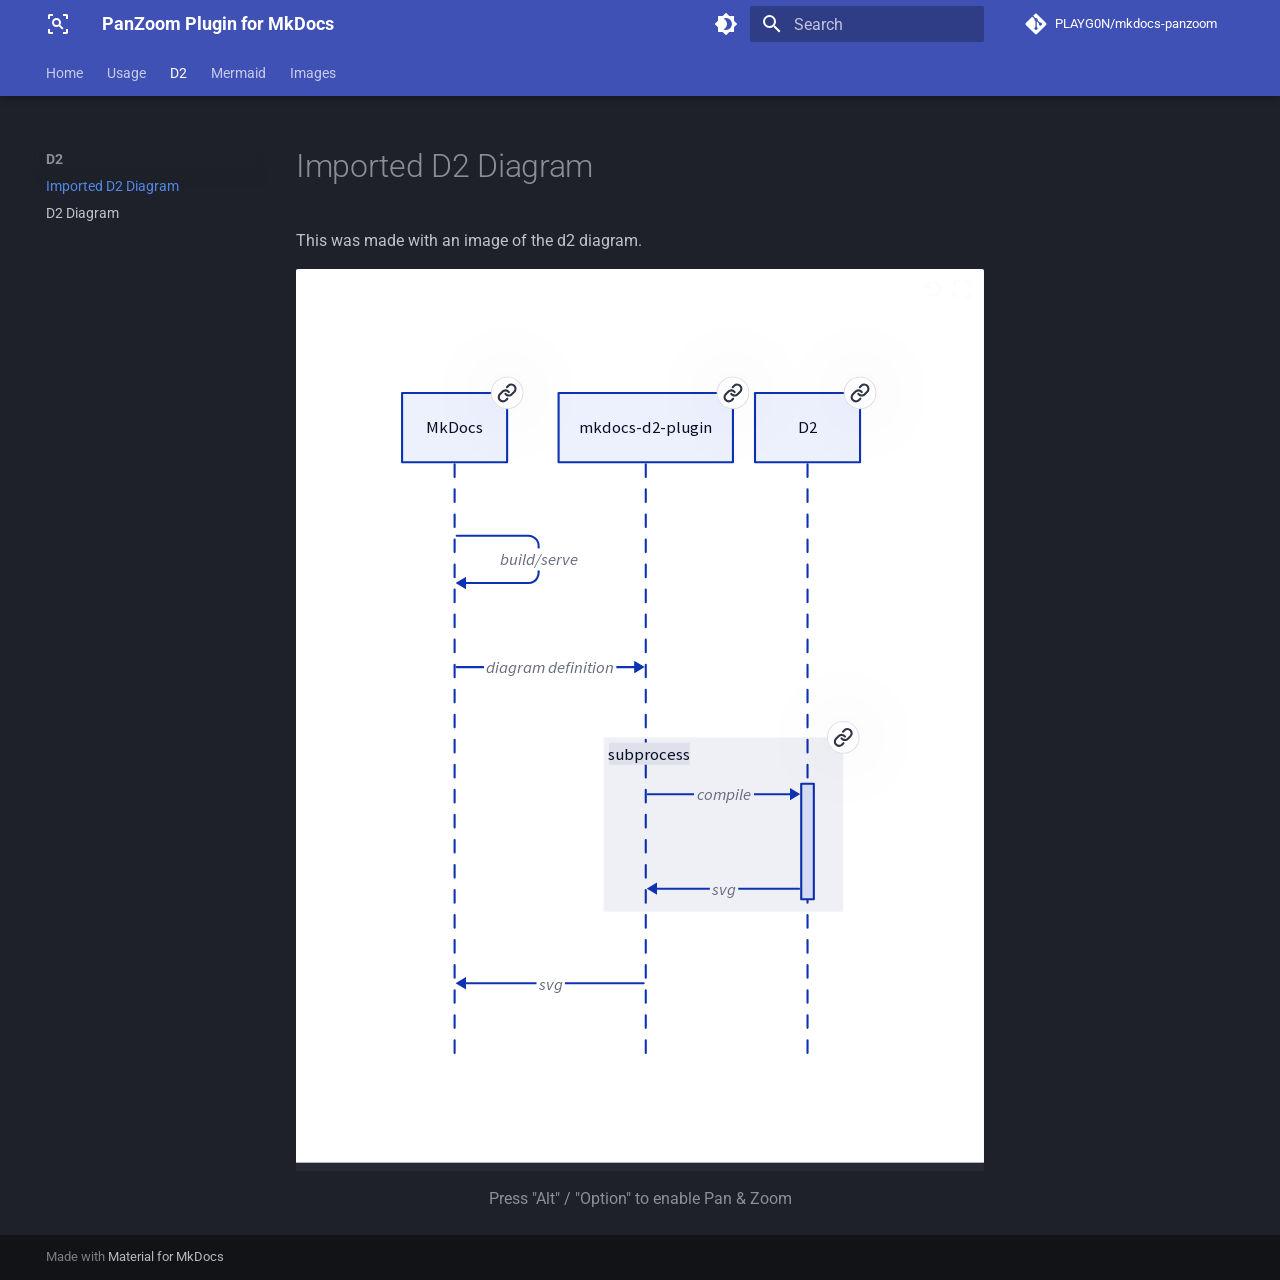
<file: D2/D2imported/index.html>
<!DOCTYPE html>

<html class="no-js" lang="en">
<head>
<meta charset="utf-8"/>
<meta content="width=device-width,initial-scale=1" name="viewport"/>
<link href="https://playg0n.github.io/mkdocs-panzoom/D2/D2imported/" rel="canonical"/>
<link href="../../Usage/" rel="prev"/>
<link href="../d2diagram/" rel="next"/>
<link href="../../assets/images/favicon.png" rel="icon"/>
<meta content="mkdocs-1.6.1, mkdocs-material-9.6.16" name="generator"/>
<title>Imported D2 Diagram - PanZoom Plugin for MkDocs</title>
<link href="../../assets/stylesheets/main.7e37652d.min.css" rel="stylesheet"/>
<link href="../../assets/stylesheets/palette.06af60db.min.css" rel="stylesheet"/>
<link crossorigin="" href="https://fonts.gstatic.com" rel="preconnect"/>
<link href="https://fonts.googleapis.com/css?family=Roboto:300,300i,400,400i,700,700i%7CRoboto+Mono:400,400i,700,700i&amp;display=fallback" rel="stylesheet"/>
<style>:root{--md-text-font:"Roboto";--md-code-font:"Roboto Mono"}</style>
<link href="../../assets/stylesheets/mkdocs_d2_plugin.css" rel="stylesheet"/>
<script>__md_scope=new URL("../..",location),__md_hash=e=>[...e].reduce(((e,_)=>(e<<5)-e+_.charCodeAt(0)),0),__md_get=(e,_=localStorage,t=__md_scope)=>JSON.parse(_.getItem(t.pathname+"."+e)),__md_set=(e,_,t=localStorage,a=__md_scope)=>{try{t.setItem(a.pathname+"."+e,JSON.stringify(_))}catch(e){}}</script>
<link href="../../assets/stylesheets/panzoom.css" rel="stylesheet"/><meta content='{"selectors": [".d2", "img", ".mermaid"], "initial_zoom_level": 1.0}' name="panzoom-data"/><meta content="material" name="panzoom-theme"/></head>
<body data-md-color-accent="indigo" data-md-color-primary="indigo" data-md-color-scheme="slate" dir="ltr">
<input autocomplete="off" class="md-toggle" data-md-toggle="drawer" id="__drawer" type="checkbox"/>
<input autocomplete="off" class="md-toggle" data-md-toggle="search" id="__search" type="checkbox"/>
<label class="md-overlay" for="__drawer"></label>
<div data-md-component="skip">
<a class="md-skip" href="#imported-d2-diagram">
          Skip to content
        </a>
</div>
<div data-md-component="announce">
</div>
<header class="md-header md-header--shadow md-header--lifted" data-md-component="header">
<nav aria-label="Header" class="md-header__inner md-grid">
<a aria-label="PanZoom Plugin for MkDocs" class="md-header__button md-logo" data-md-component="logo" href="../.." title="PanZoom Plugin for MkDocs">
<svg viewbox="0 0 24 24" xmlns="http://www.w3.org/2000/svg"><path d="M17 22v-2h3v-3h2v3.5c0 .39-.16.74-.46 1.04s-.65.46-1.04.46zM7 22H3.5c-.39 0-.74-.16-1.04-.46S2 20.89 2 20.5V17h2v3h3zM17 2h3.5c.39 0 .74.16 1.04.46s.46.65.46 1.04V7h-2V4h-3zM7 2v2H4v3H2V3.5c0-.39.16-.74.46-1.04S3.11 2 3.5 2zm3.5 4C13 6 15 8 15 10.5c0 .88-.25 1.7-.69 2.4l3.26 3.26-1.41 1.41-3.26-3.26c-.7.44-1.52.69-2.4.69C8 15 6 13 6 10.5S8 6 10.5 6m0 2a2.5 2.5 0 0 0 0 5 2.5 2.5 0 0 0 0-5"></path></svg>
</a>
<label class="md-header__button md-icon" for="__drawer">
<svg viewbox="0 0 24 24" xmlns="http://www.w3.org/2000/svg"><path d="M3 6h18v2H3zm0 5h18v2H3zm0 5h18v2H3z"></path></svg>
</label>
<div class="md-header__title" data-md-component="header-title">
<div class="md-header__ellipsis">
<div class="md-header__topic">
<span class="md-ellipsis">
            PanZoom Plugin for MkDocs
          </span>
</div>
<div class="md-header__topic" data-md-component="header-topic">
<span class="md-ellipsis">
            
              Imported D2 Diagram
            
          </span>
</div>
</div>
</div>
<form class="md-header__option" data-md-component="palette">
<input aria-label="Switch to light mode" class="md-option" data-md-color-accent="indigo" data-md-color-media="" data-md-color-primary="indigo" data-md-color-scheme="slate" id="__palette_0" name="__palette" type="radio"/>
<label class="md-header__button md-icon" for="__palette_1" hidden="" title="Switch to light mode">
<svg viewbox="0 0 24 24" xmlns="http://www.w3.org/2000/svg"><path d="M12 18c-.89 0-1.74-.2-2.5-.55C11.56 16.5 13 14.42 13 12s-1.44-4.5-3.5-5.45C10.26 6.2 11.11 6 12 6a6 6 0 0 1 6 6 6 6 0 0 1-6 6m8-9.31V4h-4.69L12 .69 8.69 4H4v4.69L.69 12 4 15.31V20h4.69L12 23.31 15.31 20H20v-4.69L23.31 12z"></path></svg>
</label>
<input aria-label="Switch to dark mode" class="md-option" data-md-color-accent="indigo" data-md-color-media="" data-md-color-primary="indigo" data-md-color-scheme="default" id="__palette_1" name="__palette" type="radio"/>
<label class="md-header__button md-icon" for="__palette_0" hidden="" title="Switch to dark mode">
<svg viewbox="0 0 24 24" xmlns="http://www.w3.org/2000/svg"><path d="M12 8a4 4 0 0 0-4 4 4 4 0 0 0 4 4 4 4 0 0 0 4-4 4 4 0 0 0-4-4m0 10a6 6 0 0 1-6-6 6 6 0 0 1 6-6 6 6 0 0 1 6 6 6 6 0 0 1-6 6m8-9.31V4h-4.69L12 .69 8.69 4H4v4.69L.69 12 4 15.31V20h4.69L12 23.31 15.31 20H20v-4.69L23.31 12z"></path></svg>
</label>
</form>
<script>var palette=__md_get("__palette");if(palette&&palette.color){if("(prefers-color-scheme)"===palette.color.media){var media=matchMedia("(prefers-color-scheme: light)"),input=document.querySelector(media.matches?"[data-md-color-media='(prefers-color-scheme: light)']":"[data-md-color-media='(prefers-color-scheme: dark)']");palette.color.media=input.getAttribute("data-md-color-media"),palette.color.scheme=input.getAttribute("data-md-color-scheme"),palette.color.primary=input.getAttribute("data-md-color-primary"),palette.color.accent=input.getAttribute("data-md-color-accent")}for(var[key,value]of Object.entries(palette.color))document.body.setAttribute("data-md-color-"+key,value)}</script>
<label class="md-header__button md-icon" for="__search">
<svg viewbox="0 0 24 24" xmlns="http://www.w3.org/2000/svg"><path d="M9.5 3A6.5 6.5 0 0 1 16 9.5c0 1.61-.59 3.09-1.56 4.23l.27.27h.79l5 5-1.5 1.5-5-5v-.79l-.27-.27A6.52 6.52 0 0 1 9.5 16 6.5 6.5 0 0 1 3 9.5 6.5 6.5 0 0 1 9.5 3m0 2C7 5 5 7 5 9.5S7 14 9.5 14 14 12 14 9.5 12 5 9.5 5"></path></svg>
</label>
<div class="md-search" data-md-component="search" role="dialog">
<label class="md-search__overlay" for="__search"></label>
<div class="md-search__inner" role="search">
<form class="md-search__form" name="search">
<input aria-label="Search" autocapitalize="off" autocomplete="off" autocorrect="off" class="md-search__input" data-md-component="search-query" name="query" placeholder="Search" required="" spellcheck="false" type="text"/>
<label class="md-search__icon md-icon" for="__search">
<svg viewbox="0 0 24 24" xmlns="http://www.w3.org/2000/svg"><path d="M9.5 3A6.5 6.5 0 0 1 16 9.5c0 1.61-.59 3.09-1.56 4.23l.27.27h.79l5 5-1.5 1.5-5-5v-.79l-.27-.27A6.52 6.52 0 0 1 9.5 16 6.5 6.5 0 0 1 3 9.5 6.5 6.5 0 0 1 9.5 3m0 2C7 5 5 7 5 9.5S7 14 9.5 14 14 12 14 9.5 12 5 9.5 5"></path></svg>
<svg viewbox="0 0 24 24" xmlns="http://www.w3.org/2000/svg"><path d="M20 11v2H8l5.5 5.5-1.42 1.42L4.16 12l7.92-7.92L13.5 5.5 8 11z"></path></svg>
</label>
<nav aria-label="Search" class="md-search__options">
<button aria-label="Clear" class="md-search__icon md-icon" tabindex="-1" title="Clear" type="reset">
<svg viewbox="0 0 24 24" xmlns="http://www.w3.org/2000/svg"><path d="M19 6.41 17.59 5 12 10.59 6.41 5 5 6.41 10.59 12 5 17.59 6.41 19 12 13.41 17.59 19 19 17.59 13.41 12z"></path></svg>
</button>
</nav>
</form>
<div class="md-search__output">
<div class="md-search__scrollwrap" data-md-scrollfix="" tabindex="0">
<div class="md-search-result" data-md-component="search-result">
<div class="md-search-result__meta">
            Initializing search
          </div>
<ol class="md-search-result__list" role="presentation"></ol>
</div>
</div>
</div>
</div>
</div>
<div class="md-header__source">
<a class="md-source" data-md-component="source" href="https://github.com/PLAYG0N/mkdocs-panzoom" title="Go to repository">
<div class="md-source__icon md-icon">
<svg viewbox="0 0 448 512" xmlns="http://www.w3.org/2000/svg"><!--! Font Awesome Free 7.0.0 by @fontawesome - https://fontawesome.com License - https://fontawesome.com/license/free (Icons: CC BY 4.0, Fonts: SIL OFL 1.1, Code: MIT License) Copyright 2025 Fonticons, Inc.--><path d="M439.6 236.1 244 40.5c-5.4-5.5-12.8-8.5-20.4-8.5s-15 3-20.4 8.4L162.5 81l51.5 51.5c27.1-9.1 52.7 16.8 43.4 43.7l49.7 49.7c34.2-11.8 61.2 31 35.5 56.7-26.5 26.5-70.2-2.9-56-37.3L240.3 199v121.9c25.3 12.5 22.3 41.8 9.1 55-6.4 6.4-15.2 10.1-24.3 10.1s-17.8-3.6-24.3-10.1c-17.6-17.6-11.1-46.9 11.2-56v-123c-20.8-8.5-24.6-30.7-18.6-45L142.6 101 8.5 235.1C3 240.6 0 247.9 0 255.5s3 15 8.5 20.4l195.6 195.7c5.4 5.4 12.7 8.4 20.4 8.4s15-3 20.4-8.4l194.7-194.7c5.4-5.4 8.4-12.8 8.4-20.4s-3-15-8.4-20.4" fill="currentColor"></path></svg>
</div>
<div class="md-source__repository">
    PLAYG0N/mkdocs-panzoom
  </div>
</a>
</div>
</nav>
<nav aria-label="Tabs" class="md-tabs" data-md-component="tabs">
<div class="md-grid">
<ul class="md-tabs__list">
<li class="md-tabs__item">
<a class="md-tabs__link" href="../..">
        
  
  
    
  
  Home

      </a>
</li>
<li class="md-tabs__item">
<a class="md-tabs__link" href="../../Usage/">
        
  
  
    
  
  Usage

      </a>
</li>
<li class="md-tabs__item md-tabs__item--active">
<a class="md-tabs__link" href="./">
          
  
  
    
  
  D2

        </a>
</li>
<li class="md-tabs__item">
<a class="md-tabs__link" href="../../Mermaid/bigmermaid/">
          
  
  
    
  
  Mermaid

        </a>
</li>
<li class="md-tabs__item">
<a class="md-tabs__link" href="../../images/largeimage/">
          
  
  
    
  
  Images

        </a>
</li>
</ul>
</div>
</nav>
</header>
<div class="md-container" data-md-component="container">
<main class="md-main" data-md-component="main">
<div class="md-main__inner md-grid">
<div class="md-sidebar md-sidebar--primary" data-md-component="sidebar" data-md-type="navigation">
<div class="md-sidebar__scrollwrap">
<div class="md-sidebar__inner">
<nav aria-label="Navigation" class="md-nav md-nav--primary md-nav--lifted" data-md-level="0">
<label class="md-nav__title" for="__drawer">
<a aria-label="PanZoom Plugin for MkDocs" class="md-nav__button md-logo" data-md-component="logo" href="../.." title="PanZoom Plugin for MkDocs">
<svg viewbox="0 0 24 24" xmlns="http://www.w3.org/2000/svg"><path d="M17 22v-2h3v-3h2v3.5c0 .39-.16.74-.46 1.04s-.65.46-1.04.46zM7 22H3.5c-.39 0-.74-.16-1.04-.46S2 20.89 2 20.5V17h2v3h3zM17 2h3.5c.39 0 .74.16 1.04.46s.46.65.46 1.04V7h-2V4h-3zM7 2v2H4v3H2V3.5c0-.39.16-.74.46-1.04S3.11 2 3.5 2zm3.5 4C13 6 15 8 15 10.5c0 .88-.25 1.7-.69 2.4l3.26 3.26-1.41 1.41-3.26-3.26c-.7.44-1.52.69-2.4.69C8 15 6 13 6 10.5S8 6 10.5 6m0 2a2.5 2.5 0 0 0 0 5 2.5 2.5 0 0 0 0-5"></path></svg>
</a>
    PanZoom Plugin for MkDocs
  </label>
<div class="md-nav__source">
<a class="md-source" data-md-component="source" href="https://github.com/PLAYG0N/mkdocs-panzoom" title="Go to repository">
<div class="md-source__icon md-icon">
<svg viewbox="0 0 448 512" xmlns="http://www.w3.org/2000/svg"><!--! Font Awesome Free 7.0.0 by @fontawesome - https://fontawesome.com License - https://fontawesome.com/license/free (Icons: CC BY 4.0, Fonts: SIL OFL 1.1, Code: MIT License) Copyright 2025 Fonticons, Inc.--><path d="M439.6 236.1 244 40.5c-5.4-5.5-12.8-8.5-20.4-8.5s-15 3-20.4 8.4L162.5 81l51.5 51.5c27.1-9.1 52.7 16.8 43.4 43.7l49.7 49.7c34.2-11.8 61.2 31 35.5 56.7-26.5 26.5-70.2-2.9-56-37.3L240.3 199v121.9c25.3 12.5 22.3 41.8 9.1 55-6.4 6.4-15.2 10.1-24.3 10.1s-17.8-3.6-24.3-10.1c-17.6-17.6-11.1-46.9 11.2-56v-123c-20.8-8.5-24.6-30.7-18.6-45L142.6 101 8.5 235.1C3 240.6 0 247.9 0 255.5s3 15 8.5 20.4l195.6 195.7c5.4 5.4 12.7 8.4 20.4 8.4s15-3 20.4-8.4l194.7-194.7c5.4-5.4 8.4-12.8 8.4-20.4s-3-15-8.4-20.4" fill="currentColor"></path></svg>
</div>
<div class="md-source__repository">
    PLAYG0N/mkdocs-panzoom
  </div>
</a>
</div>
<ul class="md-nav__list" data-md-scrollfix="">
<li class="md-nav__item">
<a class="md-nav__link" href="../..">
<span class="md-ellipsis">
    Home
    
  </span>
</a>
</li>
<li class="md-nav__item">
<a class="md-nav__link" href="../../Usage/">
<span class="md-ellipsis">
    Usage
    
  </span>
</a>
</li>
<li class="md-nav__item md-nav__item--active md-nav__item--section md-nav__item--nested">
<input checked="" class="md-nav__toggle md-toggle" id="__nav_3" type="checkbox"/>
<label class="md-nav__link" for="__nav_3" id="__nav_3_label" tabindex="">
<span class="md-ellipsis">
    D2
    
  </span>
<span class="md-nav__icon md-icon"></span>
</label>
<nav aria-expanded="true" aria-labelledby="__nav_3_label" class="md-nav" data-md-level="1">
<label class="md-nav__title" for="__nav_3">
<span class="md-nav__icon md-icon"></span>
            D2
          </label>
<ul class="md-nav__list" data-md-scrollfix="">
<li class="md-nav__item md-nav__item--active">
<input class="md-nav__toggle md-toggle" id="__toc" type="checkbox"/>
<a class="md-nav__link md-nav__link--active" href="./">
<span class="md-ellipsis">
    Imported D2 Diagram
    
  </span>
</a>
</li>
<li class="md-nav__item">
<a class="md-nav__link" href="../d2diagram/">
<span class="md-ellipsis">
    D2 Diagram
    
  </span>
</a>
</li>
</ul>
</nav>
</li>
<li class="md-nav__item md-nav__item--nested">
<input class="md-nav__toggle md-toggle" id="__nav_4" type="checkbox"/>
<label class="md-nav__link" for="__nav_4" id="__nav_4_label" tabindex="0">
<span class="md-ellipsis">
    Mermaid
    
  </span>
<span class="md-nav__icon md-icon"></span>
</label>
<nav aria-expanded="false" aria-labelledby="__nav_4_label" class="md-nav" data-md-level="1">
<label class="md-nav__title" for="__nav_4">
<span class="md-nav__icon md-icon"></span>
            Mermaid
          </label>
<ul class="md-nav__list" data-md-scrollfix="">
<li class="md-nav__item">
<a class="md-nav__link" href="../../Mermaid/bigmermaid/">
<span class="md-ellipsis">
    Big Mermaid
    
  </span>
</a>
</li>
<li class="md-nav__item">
<a class="md-nav__link" href="../../Mermaid/clickables/">
<span class="md-ellipsis">
    Clickables
    
  </span>
</a>
</li>
<li class="md-nav__item">
<a class="md-nav__link" href="../../Mermaid/excluded/">
<span class="md-ellipsis">
    Big Mermaid (excluded)
    
  </span>
</a>
</li>
<li class="md-nav__item">
<a class="md-nav__link" href="../../Mermaid/links/">
<span class="md-ellipsis">
    Clickable links
    
  </span>
</a>
</li>
</ul>
</nav>
</li>
<li class="md-nav__item md-nav__item--nested">
<input class="md-nav__toggle md-toggle" id="__nav_5" type="checkbox"/>
<label class="md-nav__link" for="__nav_5" id="__nav_5_label" tabindex="0">
<span class="md-ellipsis">
    Images
    
  </span>
<span class="md-nav__icon md-icon"></span>
</label>
<nav aria-expanded="false" aria-labelledby="__nav_5_label" class="md-nav" data-md-level="1">
<label class="md-nav__title" for="__nav_5">
<span class="md-nav__icon md-icon"></span>
            Images
          </label>
<ul class="md-nav__list" data-md-scrollfix="">
<li class="md-nav__item">
<a class="md-nav__link" href="../../images/largeimage/">
<span class="md-ellipsis">
    Large Images
    
  </span>
</a>
</li>
</ul>
</nav>
</li>
</ul>
</nav>
</div>
</div>
</div>
<div class="md-sidebar md-sidebar--secondary" data-md-component="sidebar" data-md-type="toc">
<div class="md-sidebar__scrollwrap">
<div class="md-sidebar__inner">
<nav aria-label="Table of contents" class="md-nav md-nav--secondary">
</nav>
</div>
</div>
</div>
<div class="md-content" data-md-component="content">
<article class="md-content__inner md-typeset">
<h1 id="imported-d2-diagram">Imported D2 Diagram<a class="headerlink" href="#imported-d2-diagram" title="Permanent link">¶</a></h1>
<p>This was made with an image of the d2 diagram.</p>
<p><div class="panzoom-box" data-key="alt" id="panzoom0" oncontextmenu="return false;"><nav class="panzoom-top-nav"><button class="panzoom-reset panzoom-button"><svg class="panzoom-icon" viewBox="0 0 512 512" xmlns="http://www.w3.org/2000/svg"><path d="M125.7 160l50.3 0c17.7 0 32 14.3 32 32s-14.3 32-32 32L48 224c-17.7 0-32-14.3-32-32L16 64c0-17.7 14.3-32 32-32s32 14.3 32 32l0 51.2L97.6 97.6c87.5-87.5 229.3-87.5 316.8 0s87.5 229.3 0 316.8s-229.3 87.5-316.8 0c-12.5-12.5-12.5-32.8 0-45.3s32.8-12.5 45.3 0c62.5 62.5 163.8 62.5 226.3 0s62.5-163.8 0-226.3s-163.8-62.5-226.3 0L125.7 160z"></path></svg></button><button class="panzoom-max panzoom-button"><svg class="panzoom-icon" viewBox="0 0 448 512" xmlns="http://www.w3.org/2000/svg"><path d="M32 32C14.3 32 0 46.3 0 64l0 96c0 17.7 14.3 32 32 32s32-14.3 32-32l0-64 64 0c17.7 0 32-14.3 32-32s-14.3-32-32-32L32 32zM64 352c0-17.7-14.3-32-32-32s-32 14.3-32 32l0 96c0 17.7 14.3 32 32 32l96 0c17.7 0 32-14.3 32-32s-14.3-32-32-32l-64 0 0-64zM320 32c-17.7 0-32 14.3-32 32s14.3 32 32 32l64 0 0 64c0 17.7 14.3 32 32 32s32-14.3 32-32l0-96c0-17.7-14.3-32-32-32l-96 0zM448 352c0-17.7-14.3-32-32-32s-32 14.3-32 32l0 64-64 0c-17.7 0-32 14.3-32 32s14.3 32 32 32l96 0c17.7 0 32-14.3 32-32l0-96z"></path></svg></button><button class="panzoom-min panzoom-button panzoom-hidden"><svg class="panzoom-icon" viewBox="0 0 448 512" xmlns="http://www.w3.org/2000/svg"><path d="M160 64c0-17.7-14.3-32-32-32s-32 14.3-32 32l0 64-64 0c-17.7 0-32 14.3-32 32s14.3 32 32 32l96 0c17.7 0 32-14.3 32-32l0-96zM32 320c-17.7 0-32 14.3-32 32s14.3 32 32 32l64 0 0 64c0 17.7 14.3 32 32 32s32-14.3 32-32l0-96c0-17.7-14.3-32-32-32l-96 0zM352 64c0-17.7-14.3-32-32-32s-32 14.3-32 32l0 96c0 17.7 14.3 32 32 32l96 0c17.7 0 32-14.3 32-32s-14.3-32-32-32l-64 0 0-64zM320 320c-17.7 0-32 14.3-32 32l0 96c0 17.7 14.3 32 32 32s32-14.3 32-32l0-64 64 0c17.7 0 32-14.3 32-32s-14.3-32-32-32l-96 0z"></path></svg></button></nav><div class="d2"><svg aria-label="Flow" data-d2-version="v0.7.0" preserveaspectratio="xMinYMin meet" role="img" viewbox="0 0 655 851"><svg class="d2-c9eaf8b947354960a765983d84b04824 d2-svg" height="851" viewbox="-89 -66 655 851" width="655"><rect class="fill-N7" fill="#FFFFFF" height="851.000000" rx="0.000000" stroke-width="0" width="655.000000" x="-89.000000" y="-66.000000"></rect><style type="text/css">
.d2-c9eaf8b947354960a765983d84b04824 .text {
	font-family: "d2-c9eaf8b947354960a765983d84b04824-font-regular";
}
@font-face {
	font-family: d2-c9eaf8b947354960a765983d84b04824-font-regular;
	src: url("[data-uri]");
}
.appendix-icon {
	filter: drop-shadow(0px 0px 32px rgba(31, 36, 58, 0.1));
}
.d2-c9eaf8b947354960a765983d84b04824 .text-italic {
	font-family: "d2-c9eaf8b947354960a765983d84b04824-font-italic";
}
@font-face {
	font-family: d2-c9eaf8b947354960a765983d84b04824-font-italic;
	src: url("[data-uri]");
}</style><style type="text/css">.shape {
  shape-rendering: geometricPrecision;
  stroke-linejoin: round;
}
.connection {
  stroke-linecap: round;
  stroke-linejoin: round;
}
.blend {
  mix-blend-mode: multiply;
  opacity: 0.5;
}

		.d2-c9eaf8b947354960a765983d84b04824 .fill-N1{fill:#0A0F25;}
		.d2-c9eaf8b947354960a765983d84b04824 .fill-N2{fill:#676C7E;}
		.d2-c9eaf8b947354960a765983d84b04824 .fill-N3{fill:#9499AB;}
		.d2-c9eaf8b947354960a765983d84b04824 .fill-N4{fill:#CFD2DD;}
		.d2-c9eaf8b947354960a765983d84b04824 .fill-N5{fill:#DEE1EB;}
		.d2-c9eaf8b947354960a765983d84b04824 .fill-N6{fill:#EEF1F8;}
		.d2-c9eaf8b947354960a765983d84b04824 .fill-N7{fill:#FFFFFF;}
		.d2-c9eaf8b947354960a765983d84b04824 .fill-B1{fill:#0D32B2;}
		.d2-c9eaf8b947354960a765983d84b04824 .fill-B2{fill:#0D32B2;}
		.d2-c9eaf8b947354960a765983d84b04824 .fill-B3{fill:#E3E9FD;}
		.d2-c9eaf8b947354960a765983d84b04824 .fill-B4{fill:#E3E9FD;}
		.d2-c9eaf8b947354960a765983d84b04824 .fill-B5{fill:#EDF0FD;}
		.d2-c9eaf8b947354960a765983d84b04824 .fill-B6{fill:#F7F8FE;}
		.d2-c9eaf8b947354960a765983d84b04824 .fill-AA2{fill:#4A6FF3;}
		.d2-c9eaf8b947354960a765983d84b04824 .fill-AA4{fill:#EDF0FD;}
		.d2-c9eaf8b947354960a765983d84b04824 .fill-AA5{fill:#F7F8FE;}
		.d2-c9eaf8b947354960a765983d84b04824 .fill-AB4{fill:#EDF0FD;}
		.d2-c9eaf8b947354960a765983d84b04824 .fill-AB5{fill:#F7F8FE;}
		.d2-c9eaf8b947354960a765983d84b04824 .stroke-N1{stroke:#0A0F25;}
		.d2-c9eaf8b947354960a765983d84b04824 .stroke-N2{stroke:#676C7E;}
		.d2-c9eaf8b947354960a765983d84b04824 .stroke-N3{stroke:#9499AB;}
		.d2-c9eaf8b947354960a765983d84b04824 .stroke-N4{stroke:#CFD2DD;}
		.d2-c9eaf8b947354960a765983d84b04824 .stroke-N5{stroke:#DEE1EB;}
		.d2-c9eaf8b947354960a765983d84b04824 .stroke-N6{stroke:#EEF1F8;}
		.d2-c9eaf8b947354960a765983d84b04824 .stroke-N7{stroke:#FFFFFF;}
		.d2-c9eaf8b947354960a765983d84b04824 .stroke-B1{stroke:#0D32B2;}
		.d2-c9eaf8b947354960a765983d84b04824 .stroke-B2{stroke:#0D32B2;}
		.d2-c9eaf8b947354960a765983d84b04824 .stroke-B3{stroke:#E3E9FD;}
		.d2-c9eaf8b947354960a765983d84b04824 .stroke-B4{stroke:#E3E9FD;}
		.d2-c9eaf8b947354960a765983d84b04824 .stroke-B5{stroke:#EDF0FD;}
		.d2-c9eaf8b947354960a765983d84b04824 .stroke-B6{stroke:#F7F8FE;}
		.d2-c9eaf8b947354960a765983d84b04824 .stroke-AA2{stroke:#4A6FF3;}
		.d2-c9eaf8b947354960a765983d84b04824 .stroke-AA4{stroke:#EDF0FD;}
		.d2-c9eaf8b947354960a765983d84b04824 .stroke-AA5{stroke:#F7F8FE;}
		.d2-c9eaf8b947354960a765983d84b04824 .stroke-AB4{stroke:#EDF0FD;}
		.d2-c9eaf8b947354960a765983d84b04824 .stroke-AB5{stroke:#F7F8FE;}
		.d2-c9eaf8b947354960a765983d84b04824 .background-color-N1{background-color:#0A0F25;}
		.d2-c9eaf8b947354960a765983d84b04824 .background-color-N2{background-color:#676C7E;}
		.d2-c9eaf8b947354960a765983d84b04824 .background-color-N3{background-color:#9499AB;}
		.d2-c9eaf8b947354960a765983d84b04824 .background-color-N4{background-color:#CFD2DD;}
		.d2-c9eaf8b947354960a765983d84b04824 .background-color-N5{background-color:#DEE1EB;}
		.d2-c9eaf8b947354960a765983d84b04824 .background-color-N6{background-color:#EEF1F8;}
		.d2-c9eaf8b947354960a765983d84b04824 .background-color-N7{background-color:#FFFFFF;}
		.d2-c9eaf8b947354960a765983d84b04824 .background-color-B1{background-color:#0D32B2;}
		.d2-c9eaf8b947354960a765983d84b04824 .background-color-B2{background-color:#0D32B2;}
		.d2-c9eaf8b947354960a765983d84b04824 .background-color-B3{background-color:#E3E9FD;}
		.d2-c9eaf8b947354960a765983d84b04824 .background-color-B4{background-color:#E3E9FD;}
		.d2-c9eaf8b947354960a765983d84b04824 .background-color-B5{background-color:#EDF0FD;}
		.d2-c9eaf8b947354960a765983d84b04824 .background-color-B6{background-color:#F7F8FE;}
		.d2-c9eaf8b947354960a765983d84b04824 .background-color-AA2{background-color:#4A6FF3;}
		.d2-c9eaf8b947354960a765983d84b04824 .background-color-AA4{background-color:#EDF0FD;}
		.d2-c9eaf8b947354960a765983d84b04824 .background-color-AA5{background-color:#F7F8FE;}
		.d2-c9eaf8b947354960a765983d84b04824 .background-color-AB4{background-color:#EDF0FD;}
		.d2-c9eaf8b947354960a765983d84b04824 .background-color-AB5{background-color:#F7F8FE;}
		.d2-c9eaf8b947354960a765983d84b04824 .color-N1{color:#0A0F25;}
		.d2-c9eaf8b947354960a765983d84b04824 .color-N2{color:#676C7E;}
		.d2-c9eaf8b947354960a765983d84b04824 .color-N3{color:#9499AB;}
		.d2-c9eaf8b947354960a765983d84b04824 .color-N4{color:#CFD2DD;}
		.d2-c9eaf8b947354960a765983d84b04824 .color-N5{color:#DEE1EB;}
		.d2-c9eaf8b947354960a765983d84b04824 .color-N6{color:#EEF1F8;}
		.d2-c9eaf8b947354960a765983d84b04824 .color-N7{color:#FFFFFF;}
		.d2-c9eaf8b947354960a765983d84b04824 .color-B1{color:#0D32B2;}
		.d2-c9eaf8b947354960a765983d84b04824 .color-B2{color:#0D32B2;}
		.d2-c9eaf8b947354960a765983d84b04824 .color-B3{color:#E3E9FD;}
		.d2-c9eaf8b947354960a765983d84b04824 .color-B4{color:#E3E9FD;}
		.d2-c9eaf8b947354960a765983d84b04824 .color-B5{color:#EDF0FD;}
		.d2-c9eaf8b947354960a765983d84b04824 .color-B6{color:#F7F8FE;}
		.d2-c9eaf8b947354960a765983d84b04824 .color-AA2{color:#4A6FF3;}
		.d2-c9eaf8b947354960a765983d84b04824 .color-AA4{color:#EDF0FD;}
		.d2-c9eaf8b947354960a765983d84b04824 .color-AA5{color:#F7F8FE;}
		.d2-c9eaf8b947354960a765983d84b04824 .color-AB4{color:#EDF0FD;}
		.d2-c9eaf8b947354960a765983d84b04824 .color-AB5{color:#F7F8FE;}.appendix text.text{fill:#0A0F25}.md{--color-fg-default:#0A0F25;--color-fg-muted:#676C7E;--color-fg-subtle:#9499AB;--color-canvas-default:#FFFFFF;--color-canvas-subtle:#EEF1F8;--color-border-default:#0D32B2;--color-border-muted:#0D32B2;--color-neutral-muted:#EEF1F8;--color-accent-fg:#0D32B2;--color-accent-emphasis:#0D32B2;--color-attention-subtle:#676C7E;--color-danger-fg:red;}.sketch-overlay-B1{fill:url(#streaks-darker-d2-c9eaf8b947354960a765983d84b04824);mix-blend-mode:lighten}.sketch-overlay-B2{fill:url(#streaks-darker-d2-c9eaf8b947354960a765983d84b04824);mix-blend-mode:lighten}.sketch-overlay-B3{fill:url(#streaks-bright-d2-c9eaf8b947354960a765983d84b04824);mix-blend-mode:darken}.sketch-overlay-B4{fill:url(#streaks-bright-d2-c9eaf8b947354960a765983d84b04824);mix-blend-mode:darken}.sketch-overlay-B5{fill:url(#streaks-bright-d2-c9eaf8b947354960a765983d84b04824);mix-blend-mode:darken}.sketch-overlay-B6{fill:url(#streaks-bright-d2-c9eaf8b947354960a765983d84b04824);mix-blend-mode:darken}.sketch-overlay-AA2{fill:url(#streaks-dark-d2-c9eaf8b947354960a765983d84b04824);mix-blend-mode:overlay}.sketch-overlay-AA4{fill:url(#streaks-bright-d2-c9eaf8b947354960a765983d84b04824);mix-blend-mode:darken}.sketch-overlay-AA5{fill:url(#streaks-bright-d2-c9eaf8b947354960a765983d84b04824);mix-blend-mode:darken}.sketch-overlay-AB4{fill:url(#streaks-bright-d2-c9eaf8b947354960a765983d84b04824);mix-blend-mode:darken}.sketch-overlay-AB5{fill:url(#streaks-bright-d2-c9eaf8b947354960a765983d84b04824);mix-blend-mode:darken}.sketch-overlay-N1{fill:url(#streaks-darker-d2-c9eaf8b947354960a765983d84b04824);mix-blend-mode:lighten}.sketch-overlay-N2{fill:url(#streaks-dark-d2-c9eaf8b947354960a765983d84b04824);mix-blend-mode:overlay}.sketch-overlay-N3{fill:url(#streaks-normal-d2-c9eaf8b947354960a765983d84b04824);mix-blend-mode:color-burn}.sketch-overlay-N4{fill:url(#streaks-normal-d2-c9eaf8b947354960a765983d84b04824);mix-blend-mode:color-burn}.sketch-overlay-N5{fill:url(#streaks-bright-d2-c9eaf8b947354960a765983d84b04824);mix-blend-mode:darken}.sketch-overlay-N6{fill:url(#streaks-bright-d2-c9eaf8b947354960a765983d84b04824);mix-blend-mode:darken}.sketch-overlay-N7{fill:url(#streaks-bright-d2-c9eaf8b947354960a765983d84b04824);mix-blend-mode:darken}.light-code{display: block}.dark-code{display: none}</style><a 1999="" href="https://www.mkdocs.org" www.w3.org="" xlink}href="https://www.mkdocs.org" {http:=""><g class="bWtkb2Nz"><g class="shape"><rect class="stroke-B1 fill-B5" fill="#EDF0FD" height="66.000000" stroke="#0D32B2" style="stroke-width:2;" width="100.000000" x="12.000000" y="52.000000"></rect></g><text class="text fill-N1" fill="#0A0F25" style="text-anchor:middle;font-size:16px" x="62.000000" y="90.500000">MkDocs</text></g></a><a 1999="" href="https://github.com/landmaj/mkdocs-d2-plugin" www.w3.org="" xlink}href="https://github.com/landmaj/mkdocs-d2-plugin" {http:=""><g class="cGx1Z2lu"><g class="shape"><rect class="stroke-B1 fill-B5" fill="#EDF0FD" height="66.000000" stroke="#0D32B2" style="stroke-width:2;" width="166.000000" x="161.000000" y="52.000000"></rect></g><text class="text fill-N1" fill="#0A0F25" style="text-anchor:middle;font-size:16px" x="244.000000" y="90.500000">mkdocs-d2-plugin</text></g></a><a 1999="" href="https://d2lang.com" www.w3.org="" xlink}href="https://d2lang.com" {http:=""><g class="ZDI="><g class="shape"><rect class="stroke-B1 fill-B5" fill="#EDF0FD" height="66.000000" stroke="#0D32B2" style="stroke-width:2;" width="100.000000" x="348.000000" y="52.000000"></rect></g><text class="text fill-N1" fill="#0A0F25" style="text-anchor:middle;font-size:16px" x="398.000000" y="90.500000">D2</text></g></a><g class="KG1rZG9jcyAtLSApWzBd"><path class="connection stroke-B2" d="M 62.000000 120.000000 L 62.000000 683.000000" fill="none" mask="url(#d2-c9eaf8b947354960a765983d84b04824)" stroke="#0D32B2" style="stroke-width:2;stroke-dasharray:12.000000,11.838767;"></path></g><g class="KHBsdWdpbiAtLSApWzBd"><path class="connection stroke-B2" d="M 244.000000 120.000000 L 244.000000 683.000000" fill="none" mask="url(#d2-c9eaf8b947354960a765983d84b04824)" stroke="#0D32B2" style="stroke-width:2;stroke-dasharray:12.000000,11.838767;"></path></g><g class="KGQyIC0tIClbMF0="><path class="connection stroke-B2" d="M 398.000000 120.000000 L 398.000000 683.000000" fill="none" mask="url(#d2-c9eaf8b947354960a765983d84b04824)" stroke="#0D32B2" style="stroke-width:2;stroke-dasharray:12.000000,11.838767;"></path></g><g class="ZDIuc3Vi"><g class="shape"><rect class="stroke-B1 fill-B4" fill="#E3E9FD" height="110.000000" stroke="#0D32B2" style="stroke-width:2;" width="12.000000" x="392.000000" y="424.000000"></rect></g></g><a 1999="" href="https://docs.python.org/3/library/subprocess.html" www.w3.org="" xlink}href="https://docs.python.org/3/library/subprocess.html" {http:=""><g class="c3VicHJvY2Vzcw=="><g class="shape blend"><rect class="stroke-B1 fill-N5" fill="#DEE1EB" height="166.000000" stroke="#0D32B2" style="stroke-width:0;" width="228.000000" x="204.000000" y="380.000000"></rect></g><rect class="fill-N5" fill="#DEE1EB" height="21.000000" width="77.000000" x="209.000000" y="385.000000"></rect><text class="text fill-N1" fill="#0A0F25" style="text-anchor:middle;font-size:16px" x="247.500000" y="401.000000">subprocess</text></g></a><g class="KG1rZG9jcyAtJmd0OyBta2RvY3MpWzBd"><marker id="mk-d2-c9eaf8b947354960a765983d84b04824-3488378134" markerheight="12.000000" markerunits="userSpaceOnUse" markerwidth="10.000000" orient="auto" refx="7.000000" refy="6.000000" viewbox="0.000000 0.000000 10.000000 12.000000"> <polygon class="connection fill-B1" fill="#0D32B2" points="0.000000,0.000000 10.000000,6.000000 0.000000,12.000000" stroke-width="2"></polygon> </marker><path class="connection stroke-B1" d="M 64.000000 188.000000 L 132.000000 188.000000 S 142.000000 188.000000 142.000000 198.000000 L 142.000000 223.000000 S 142.000000 233.000000 132.000000 233.000000 L 66.000000 233.000000" fill="none" marker-end="url(#mk-d2-c9eaf8b947354960a765983d84b04824-3488378134)" mask="url(#d2-c9eaf8b947354960a765983d84b04824)" stroke="#0D32B2" style="stroke-width:2;"></path><text class="text-italic fill-N2" fill="#676C7E" style="text-anchor:middle;font-size:16px" x="142.000000" y="216.000000">build/serve</text></g><g class="KG1rZG9jcyAtJmd0OyBwbHVnaW4pWzBd"><path class="connection stroke-B1" d="M 64.000000 313.000000 L 240.000000 313.000000" fill="none" marker-end="url(#mk-d2-c9eaf8b947354960a765983d84b04824-3488378134)" mask="url(#d2-c9eaf8b947354960a765983d84b04824)" stroke="#0D32B2" style="stroke-width:2;"></path><text class="text-italic fill-N2" fill="#676C7E" style="text-anchor:middle;font-size:16px" x="153.000000" y="319.000000">diagram definition</text></g><g class="KHBsdWdpbiAtJmd0OyBkMi5zdWIpWzBd"><path class="connection stroke-B1" d="M 246.000000 434.000000 L 388.000000 434.000000" fill="none" marker-end="url(#mk-d2-c9eaf8b947354960a765983d84b04824-3488378134)" mask="url(#d2-c9eaf8b947354960a765983d84b04824)" stroke="#0D32B2" style="stroke-width:2;"></path><text class="text-italic fill-N2" fill="#676C7E" style="text-anchor:middle;font-size:16px" x="318.500000" y="440.000000">compile</text></g><g class="KGQyLnN1YiAtJmd0OyBwbHVnaW4pWzBd"><path class="connection stroke-B1" d="M 390.000000 524.000000 L 248.000000 524.000000" fill="none" marker-end="url(#mk-d2-c9eaf8b947354960a765983d84b04824-3488378134)" mask="url(#d2-c9eaf8b947354960a765983d84b04824)" stroke="#0D32B2" style="stroke-width:2;"></path><text class="text-italic fill-N2" fill="#676C7E" style="text-anchor:middle;font-size:16px" x="318.500000" y="530.000000">svg</text></g><g class="KHBsdWdpbiAtJmd0OyBta2RvY3MpWzBd"><path class="connection stroke-B1" d="M 242.000000 614.000000 L 66.000000 614.000000" fill="none" marker-end="url(#mk-d2-c9eaf8b947354960a765983d84b04824-3488378134)" mask="url(#d2-c9eaf8b947354960a765983d84b04824)" stroke="#0D32B2" style="stroke-width:2;"></path><text class="text-italic fill-N2" fill="#676C7E" style="text-anchor:middle;font-size:16px" x="153.500000" y="620.000000">svg</text></g><g class="appendix-icon" transform="translate(96 36)"><svg fill="none" height="32" viewbox="0 0 32 32" width="32">
<g clip-path="url(#clip0_3440_35088111-d2-c9eaf8b947354960a765983d84b04824-NVVWI33DOM)">
<path d="M16 31.1109C24.3456 31.1109 31.1111 24.3454 31.1111 15.9998C31.1111 7.65415 24.3456 0.888672 16 0.888672C7.65436 0.888672 0.888885 7.65415 0.888885 15.9998C0.888885 24.3454 7.65436 31.1109 16 31.1109Z" fill="white" stroke="#DEE1EB"></path>
<path d="M14.3909 16.7965C14.7364 17.2584 15.1772 17.6406 15.6834 17.9171C16.1896 18.1938 16.7494 18.3582 17.3248 18.3993C17.9001 18.4405 18.4777 18.3575 19.0181 18.1559C19.5586 17.9543 20.0492 17.6389 20.4571 17.2309L22.8708 14.8173C23.6036 14.0586 24.0089 13.0425 23.9998 11.9877C23.9906 10.933 23.5676 9.92404 22.8217 9.17821C22.0759 8.43237 21.067 8.00931 20.0123 8.00015C18.9575 7.99098 17.9413 8.39644 17.1827 9.1292L15.7988 10.505" stroke="#2E3346" stroke-linecap="round" stroke-linejoin="round" stroke-width="2"></path>
<path d="M17.609 15.1874C17.2635 14.7255 16.8227 14.3433 16.3165 14.0667C15.8103 13.7902 15.2505 13.6257 14.6752 13.5845C14.0998 13.5433 13.5223 13.6263 12.9819 13.8279C12.4414 14.0295 11.9506 14.345 11.5428 14.753L9.1292 17.1666C8.39644 17.9252 7.99098 18.9414 8.00015 19.9962C8.00931 21.0509 8.43237 22.0598 9.17821 22.8056C9.92405 23.5515 10.933 23.9745 11.9877 23.9837C13.0425 23.9928 14.0586 23.5875 14.8173 22.8547L16.193 21.4788" stroke="#2E3346" stroke-linecap="round" stroke-linejoin="round" stroke-width="2"></path>
</g>
<defs>
<clippath id="clip0_3440_35088111-d2-c9eaf8b947354960a765983d84b04824-NVVWI33DOM">
<rect fill="white" height="32" width="32"></rect>
</clippath>
</defs>
</svg>
</g><g class="appendix-icon" transform="translate(311 36)"><svg fill="none" height="32" viewbox="0 0 32 32" width="32">
<g clip-path="url(#clip0_3440_35088111-d2-c9eaf8b947354960a765983d84b04824-OBWHKZ3JNY)">
<path d="M16 31.1109C24.3456 31.1109 31.1111 24.3454 31.1111 15.9998C31.1111 7.65415 24.3456 0.888672 16 0.888672C7.65436 0.888672 0.888885 7.65415 0.888885 15.9998C0.888885 24.3454 7.65436 31.1109 16 31.1109Z" fill="white" stroke="#DEE1EB"></path>
<path d="M14.3909 16.7965C14.7364 17.2584 15.1772 17.6406 15.6834 17.9171C16.1896 18.1938 16.7494 18.3582 17.3248 18.3993C17.9001 18.4405 18.4777 18.3575 19.0181 18.1559C19.5586 17.9543 20.0492 17.6389 20.4571 17.2309L22.8708 14.8173C23.6036 14.0586 24.0089 13.0425 23.9998 11.9877C23.9906 10.933 23.5676 9.92404 22.8217 9.17821C22.0759 8.43237 21.067 8.00931 20.0123 8.00015C18.9575 7.99098 17.9413 8.39644 17.1827 9.1292L15.7988 10.505" stroke="#2E3346" stroke-linecap="round" stroke-linejoin="round" stroke-width="2"></path>
<path d="M17.609 15.1874C17.2635 14.7255 16.8227 14.3433 16.3165 14.0667C15.8103 13.7902 15.2505 13.6257 14.6752 13.5845C14.0998 13.5433 13.5223 13.6263 12.9819 13.8279C12.4414 14.0295 11.9506 14.345 11.5428 14.753L9.1292 17.1666C8.39644 17.9252 7.99098 18.9414 8.00015 19.9962C8.00931 21.0509 8.43237 22.0598 9.17821 22.8056C9.92405 23.5515 10.933 23.9745 11.9877 23.9837C13.0425 23.9928 14.0586 23.5875 14.8173 22.8547L16.193 21.4788" stroke="#2E3346" stroke-linecap="round" stroke-linejoin="round" stroke-width="2"></path>
</g>
<defs>
<clippath id="clip0_3440_35088111-d2-c9eaf8b947354960a765983d84b04824-OBWHKZ3JNY">
<rect fill="white" height="32" width="32"></rect>
</clippath>
</defs>
</svg>
</g><g class="appendix-icon" transform="translate(432 36)"><svg fill="none" height="32" viewbox="0 0 32 32" width="32">
<g clip-path="url(#clip0_3440_35088111-d2-c9eaf8b947354960a765983d84b04824-MQZA)">
<path d="M16 31.1109C24.3456 31.1109 31.1111 24.3454 31.1111 15.9998C31.1111 7.65415 24.3456 0.888672 16 0.888672C7.65436 0.888672 0.888885 7.65415 0.888885 15.9998C0.888885 24.3454 7.65436 31.1109 16 31.1109Z" fill="white" stroke="#DEE1EB"></path>
<path d="M14.3909 16.7965C14.7364 17.2584 15.1772 17.6406 15.6834 17.9171C16.1896 18.1938 16.7494 18.3582 17.3248 18.3993C17.9001 18.4405 18.4777 18.3575 19.0181 18.1559C19.5586 17.9543 20.0492 17.6389 20.4571 17.2309L22.8708 14.8173C23.6036 14.0586 24.0089 13.0425 23.9998 11.9877C23.9906 10.933 23.5676 9.92404 22.8217 9.17821C22.0759 8.43237 21.067 8.00931 20.0123 8.00015C18.9575 7.99098 17.9413 8.39644 17.1827 9.1292L15.7988 10.505" stroke="#2E3346" stroke-linecap="round" stroke-linejoin="round" stroke-width="2"></path>
<path d="M17.609 15.1874C17.2635 14.7255 16.8227 14.3433 16.3165 14.0667C15.8103 13.7902 15.2505 13.6257 14.6752 13.5845C14.0998 13.5433 13.5223 13.6263 12.9819 13.8279C12.4414 14.0295 11.9506 14.345 11.5428 14.753L9.1292 17.1666C8.39644 17.9252 7.99098 18.9414 8.00015 19.9962C8.00931 21.0509 8.43237 22.0598 9.17821 22.8056C9.92405 23.5515 10.933 23.9745 11.9877 23.9837C13.0425 23.9928 14.0586 23.5875 14.8173 22.8547L16.193 21.4788" stroke="#2E3346" stroke-linecap="round" stroke-linejoin="round" stroke-width="2"></path>
</g>
<defs>
<clippath id="clip0_3440_35088111-d2-c9eaf8b947354960a765983d84b04824-MQZA">
<rect fill="white" height="32" width="32"></rect>
</clippath>
</defs>
</svg>
</g><g class="appendix-icon" transform="translate(416 364)"><svg fill="none" height="32" viewbox="0 0 32 32" width="32">
<g clip-path="url(#clip0_3440_35088111-d2-c9eaf8b947354960a765983d84b04824-ON2WE4DSN5RWK43T)">
<path d="M16 31.1109C24.3456 31.1109 31.1111 24.3454 31.1111 15.9998C31.1111 7.65415 24.3456 0.888672 16 0.888672C7.65436 0.888672 0.888885 7.65415 0.888885 15.9998C0.888885 24.3454 7.65436 31.1109 16 31.1109Z" fill="white" stroke="#DEE1EB"></path>
<path d="M14.3909 16.7965C14.7364 17.2584 15.1772 17.6406 15.6834 17.9171C16.1896 18.1938 16.7494 18.3582 17.3248 18.3993C17.9001 18.4405 18.4777 18.3575 19.0181 18.1559C19.5586 17.9543 20.0492 17.6389 20.4571 17.2309L22.8708 14.8173C23.6036 14.0586 24.0089 13.0425 23.9998 11.9877C23.9906 10.933 23.5676 9.92404 22.8217 9.17821C22.0759 8.43237 21.067 8.00931 20.0123 8.00015C18.9575 7.99098 17.9413 8.39644 17.1827 9.1292L15.7988 10.505" stroke="#2E3346" stroke-linecap="round" stroke-linejoin="round" stroke-width="2"></path>
<path d="M17.609 15.1874C17.2635 14.7255 16.8227 14.3433 16.3165 14.0667C15.8103 13.7902 15.2505 13.6257 14.6752 13.5845C14.0998 13.5433 13.5223 13.6263 12.9819 13.8279C12.4414 14.0295 11.9506 14.345 11.5428 14.753L9.1292 17.1666C8.39644 17.9252 7.99098 18.9414 8.00015 19.9962C8.00931 21.0509 8.43237 22.0598 9.17821 22.8056C9.92405 23.5515 10.933 23.9745 11.9877 23.9837C13.0425 23.9928 14.0586 23.5875 14.8173 22.8547L16.193 21.4788" stroke="#2E3346" stroke-linecap="round" stroke-linejoin="round" stroke-width="2"></path>
</g>
<defs>
<clippath id="clip0_3440_35088111-d2-c9eaf8b947354960a765983d84b04824-ON2WE4DSN5RWK43T">
<rect fill="white" height="32" width="32"></rect>
</clippath>
</defs>
</svg>
</g><mask height="851" id="d2-c9eaf8b947354960a765983d84b04824" maskunits="userSpaceOnUse" width="655" x="-89" y="-66">
<rect fill="white" height="851" width="655" x="-89" y="-66"></rect>
<rect fill="rgba(0,0,0,0.75)" height="21" width="56" x="34.000000" y="74.500000"></rect>
<rect fill="rgba(0,0,0,0.75)" height="21" width="125" x="181.500000" y="74.500000"></rect>
<rect fill="rgba(0,0,0,0.75)" height="21" width="21" x="387.500000" y="74.500000"></rect>
<rect fill="black" height="16" width="81" x="207.000000" y="385.000000"></rect>
<rect fill="black" height="21" width="78" x="103.000000" y="200.000000"></rect>
<rect fill="black" height="21" width="126" x="90.000000" y="303.000000"></rect>
<rect fill="black" height="21" width="57" x="290.000000" y="424.000000"></rect>
<rect fill="black" height="21" width="27" x="305.000000" y="514.000000"></rect>
<rect fill="black" height="21" width="27" x="140.000000" y="604.000000"></rect>
</mask></svg></svg></div><div class="panzoom-info-box">Press "Alt" / "Option" to enable Pan &amp; Zoom</div></div></p>
</article>
</div>
<script>var target=document.getElementById(location.hash.slice(1));target&&target.name&&(target.checked=target.name.startsWith("__tabbed_"))</script>
</div>
<button class="md-top md-icon" data-md-component="top" hidden="" type="button">
<svg viewbox="0 0 24 24" xmlns="http://www.w3.org/2000/svg"><path d="M13 20h-2V8l-5.5 5.5-1.42-1.42L12 4.16l7.92 7.92-1.42 1.42L13 8z"></path></svg>
  Back to top
</button>
</main>
<footer class="md-footer">
<div class="md-footer-meta md-typeset">
<div class="md-footer-meta__inner md-grid">
<div class="md-copyright">
  
  
    Made with
    <a href="https://squidfunk.github.io/mkdocs-material/" rel="noopener" target="_blank">
      Material for MkDocs
    </a>
</div>
</div>
</div>
</footer>
</div>
<div class="md-dialog" data-md-component="dialog">
<div class="md-dialog__inner md-typeset"></div>
</div>
<script id="__config" type="application/json">{"base": "../..", "features": ["content.code.copy", "navigation.indexes", "navigation.tabs", "navigation.tabs.sticky", "navigation.top"], "search": "../../assets/javascripts/workers/search.d50fe291.min.js", "tags": null, "translations": {"clipboard.copied": "Copied to clipboard", "clipboard.copy": "Copy to clipboard", "search.result.more.one": "1 more on this page", "search.result.more.other": "# more on this page", "search.result.none": "No matching documents", "search.result.one": "1 matching document", "search.result.other": "# matching documents", "search.result.placeholder": "Type to start searching", "search.result.term.missing": "Missing", "select.version": "Select version"}, "version": null}</script>
<script src="../../assets/javascripts/bundle.50899def.min.js"></script>
<script src="../../assets/javascripts/panzoom.min.js"></script><script src="../../assets/javascripts/zoompan.js"></script></body>
</html>
</file>
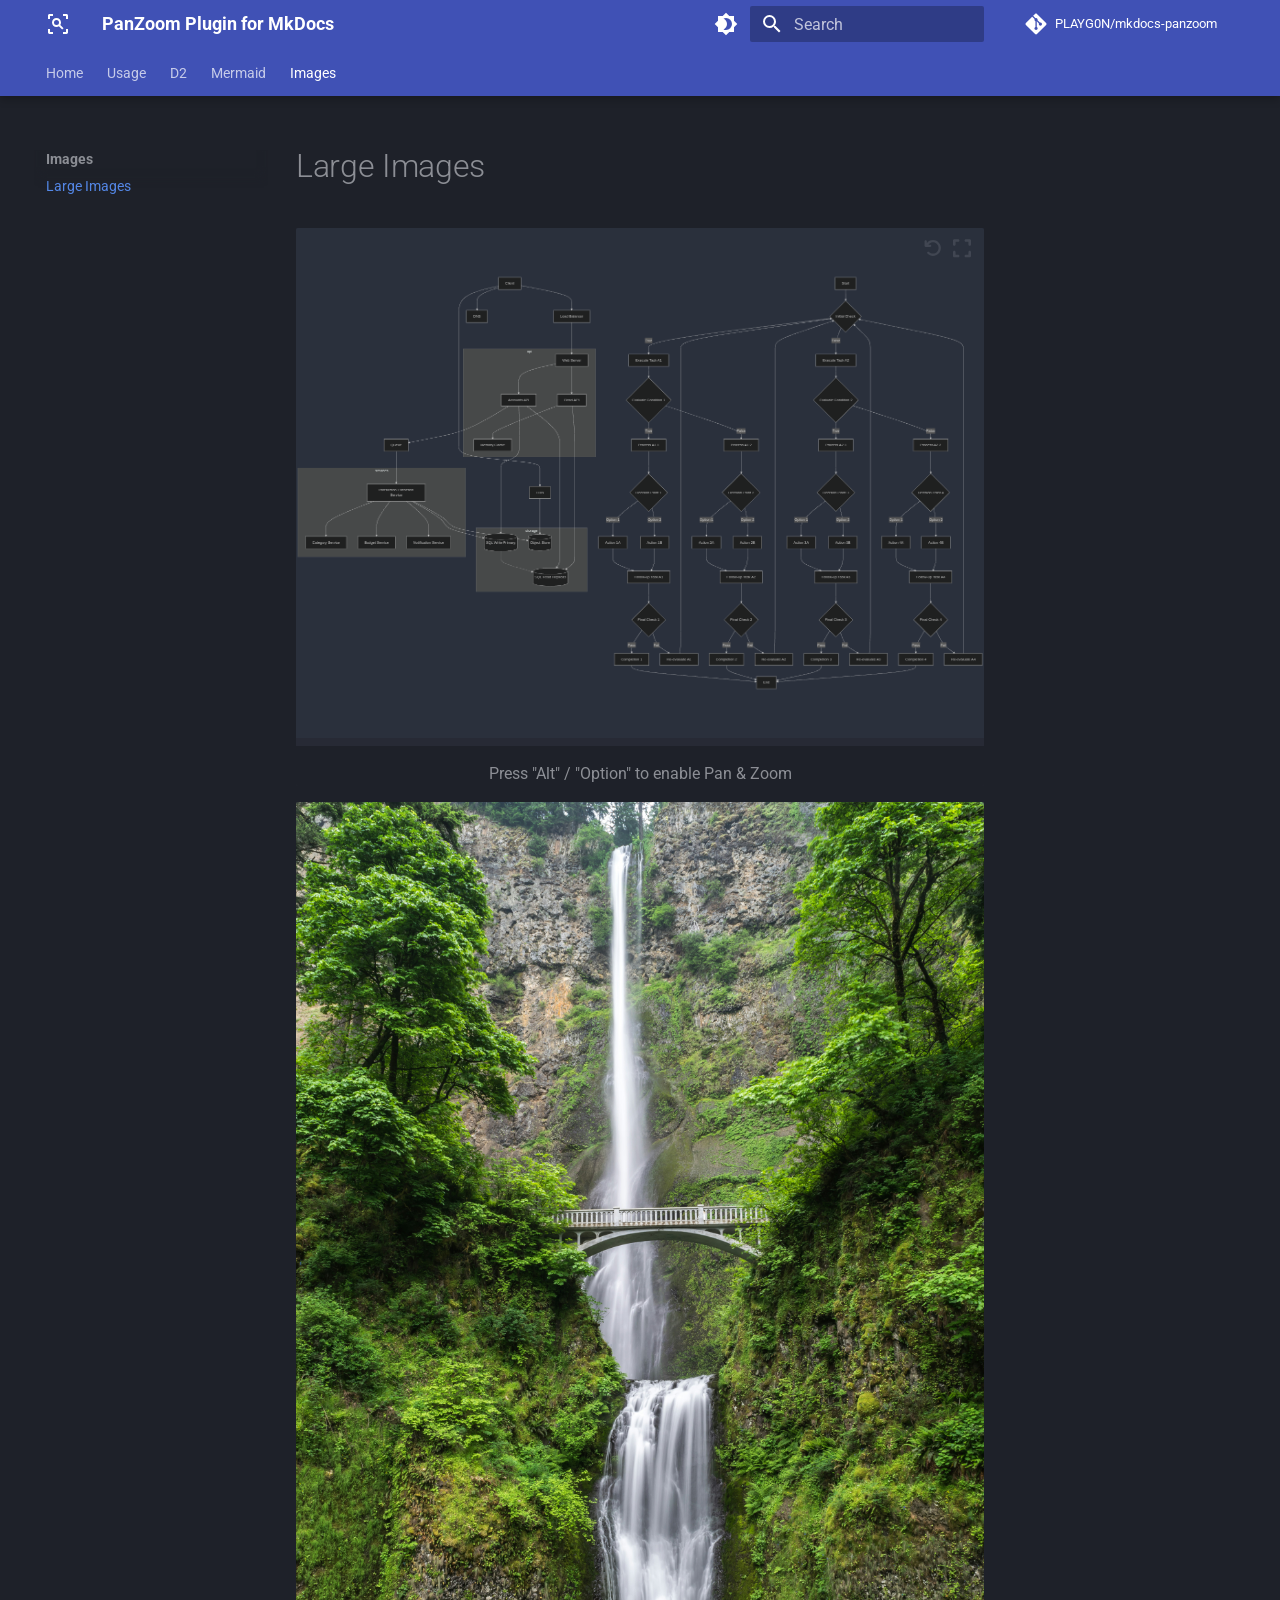
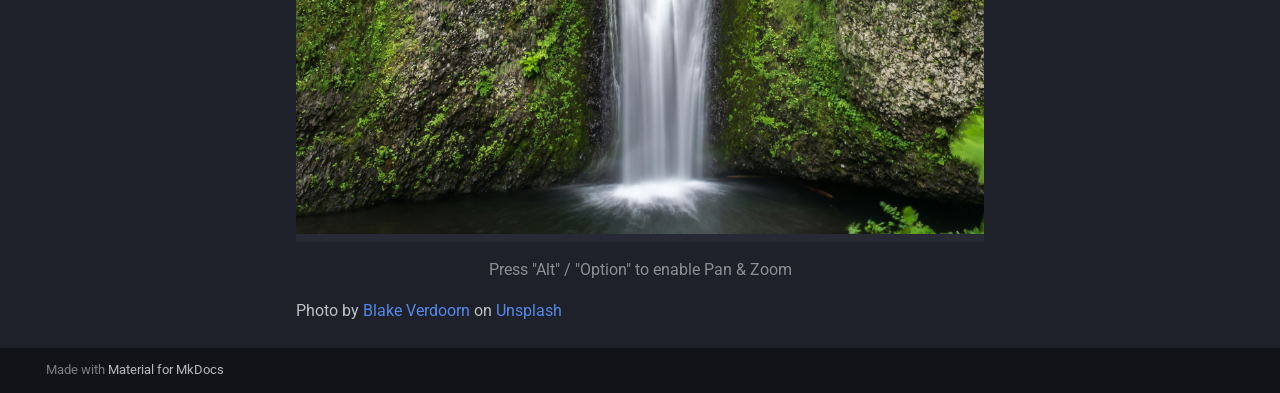
<file: images/largeimage/index.html>
<!DOCTYPE html>

<html class="no-js" lang="en">
<head>
<meta charset="utf-8"/>
<meta content="width=device-width,initial-scale=1" name="viewport"/>
<link href="https://playg0n.github.io/mkdocs-panzoom/images/largeimage/" rel="canonical"/>
<link href="../../Mermaid/links/" rel="prev"/>
<link href="../../assets/images/favicon.png" rel="icon"/>
<meta content="mkdocs-1.6.1, mkdocs-material-9.6.16" name="generator"/>
<title>Large Images - PanZoom Plugin for MkDocs</title>
<link href="../../assets/stylesheets/main.7e37652d.min.css" rel="stylesheet"/>
<link href="../../assets/stylesheets/palette.06af60db.min.css" rel="stylesheet"/>
<link crossorigin="" href="https://fonts.gstatic.com" rel="preconnect"/>
<link href="https://fonts.googleapis.com/css?family=Roboto:300,300i,400,400i,700,700i%7CRoboto+Mono:400,400i,700,700i&amp;display=fallback" rel="stylesheet"/>
<style>:root{--md-text-font:"Roboto";--md-code-font:"Roboto Mono"}</style>
<link href="../../assets/stylesheets/mkdocs_d2_plugin.css" rel="stylesheet"/>
<script>__md_scope=new URL("../..",location),__md_hash=e=>[...e].reduce(((e,_)=>(e<<5)-e+_.charCodeAt(0)),0),__md_get=(e,_=localStorage,t=__md_scope)=>JSON.parse(_.getItem(t.pathname+"."+e)),__md_set=(e,_,t=localStorage,a=__md_scope)=>{try{t.setItem(a.pathname+"."+e,JSON.stringify(_))}catch(e){}}</script>
<link href="../../assets/stylesheets/panzoom.css" rel="stylesheet"/><meta content='{"selectors": [".d2", "img", ".mermaid"], "initial_zoom_level": 1.0}' name="panzoom-data"/><meta content="material" name="panzoom-theme"/></head>
<body data-md-color-accent="indigo" data-md-color-primary="indigo" data-md-color-scheme="slate" dir="ltr">
<input autocomplete="off" class="md-toggle" data-md-toggle="drawer" id="__drawer" type="checkbox"/>
<input autocomplete="off" class="md-toggle" data-md-toggle="search" id="__search" type="checkbox"/>
<label class="md-overlay" for="__drawer"></label>
<div data-md-component="skip">
<a class="md-skip" href="#large-images">
          Skip to content
        </a>
</div>
<div data-md-component="announce">
</div>
<header class="md-header md-header--shadow md-header--lifted" data-md-component="header">
<nav aria-label="Header" class="md-header__inner md-grid">
<a aria-label="PanZoom Plugin for MkDocs" class="md-header__button md-logo" data-md-component="logo" href="../.." title="PanZoom Plugin for MkDocs">
<svg viewbox="0 0 24 24" xmlns="http://www.w3.org/2000/svg"><path d="M17 22v-2h3v-3h2v3.5c0 .39-.16.74-.46 1.04s-.65.46-1.04.46zM7 22H3.5c-.39 0-.74-.16-1.04-.46S2 20.89 2 20.5V17h2v3h3zM17 2h3.5c.39 0 .74.16 1.04.46s.46.65.46 1.04V7h-2V4h-3zM7 2v2H4v3H2V3.5c0-.39.16-.74.46-1.04S3.11 2 3.5 2zm3.5 4C13 6 15 8 15 10.5c0 .88-.25 1.7-.69 2.4l3.26 3.26-1.41 1.41-3.26-3.26c-.7.44-1.52.69-2.4.69C8 15 6 13 6 10.5S8 6 10.5 6m0 2a2.5 2.5 0 0 0 0 5 2.5 2.5 0 0 0 0-5"></path></svg>
</a>
<label class="md-header__button md-icon" for="__drawer">
<svg viewbox="0 0 24 24" xmlns="http://www.w3.org/2000/svg"><path d="M3 6h18v2H3zm0 5h18v2H3zm0 5h18v2H3z"></path></svg>
</label>
<div class="md-header__title" data-md-component="header-title">
<div class="md-header__ellipsis">
<div class="md-header__topic">
<span class="md-ellipsis">
            PanZoom Plugin for MkDocs
          </span>
</div>
<div class="md-header__topic" data-md-component="header-topic">
<span class="md-ellipsis">
            
              Large Images
            
          </span>
</div>
</div>
</div>
<form class="md-header__option" data-md-component="palette">
<input aria-label="Switch to light mode" class="md-option" data-md-color-accent="indigo" data-md-color-media="" data-md-color-primary="indigo" data-md-color-scheme="slate" id="__palette_0" name="__palette" type="radio"/>
<label class="md-header__button md-icon" for="__palette_1" hidden="" title="Switch to light mode">
<svg viewbox="0 0 24 24" xmlns="http://www.w3.org/2000/svg"><path d="M12 18c-.89 0-1.74-.2-2.5-.55C11.56 16.5 13 14.42 13 12s-1.44-4.5-3.5-5.45C10.26 6.2 11.11 6 12 6a6 6 0 0 1 6 6 6 6 0 0 1-6 6m8-9.31V4h-4.69L12 .69 8.69 4H4v4.69L.69 12 4 15.31V20h4.69L12 23.31 15.31 20H20v-4.69L23.31 12z"></path></svg>
</label>
<input aria-label="Switch to dark mode" class="md-option" data-md-color-accent="indigo" data-md-color-media="" data-md-color-primary="indigo" data-md-color-scheme="default" id="__palette_1" name="__palette" type="radio"/>
<label class="md-header__button md-icon" for="__palette_0" hidden="" title="Switch to dark mode">
<svg viewbox="0 0 24 24" xmlns="http://www.w3.org/2000/svg"><path d="M12 8a4 4 0 0 0-4 4 4 4 0 0 0 4 4 4 4 0 0 0 4-4 4 4 0 0 0-4-4m0 10a6 6 0 0 1-6-6 6 6 0 0 1 6-6 6 6 0 0 1 6 6 6 6 0 0 1-6 6m8-9.31V4h-4.69L12 .69 8.69 4H4v4.69L.69 12 4 15.31V20h4.69L12 23.31 15.31 20H20v-4.69L23.31 12z"></path></svg>
</label>
</form>
<script>var palette=__md_get("__palette");if(palette&&palette.color){if("(prefers-color-scheme)"===palette.color.media){var media=matchMedia("(prefers-color-scheme: light)"),input=document.querySelector(media.matches?"[data-md-color-media='(prefers-color-scheme: light)']":"[data-md-color-media='(prefers-color-scheme: dark)']");palette.color.media=input.getAttribute("data-md-color-media"),palette.color.scheme=input.getAttribute("data-md-color-scheme"),palette.color.primary=input.getAttribute("data-md-color-primary"),palette.color.accent=input.getAttribute("data-md-color-accent")}for(var[key,value]of Object.entries(palette.color))document.body.setAttribute("data-md-color-"+key,value)}</script>
<label class="md-header__button md-icon" for="__search">
<svg viewbox="0 0 24 24" xmlns="http://www.w3.org/2000/svg"><path d="M9.5 3A6.5 6.5 0 0 1 16 9.5c0 1.61-.59 3.09-1.56 4.23l.27.27h.79l5 5-1.5 1.5-5-5v-.79l-.27-.27A6.52 6.52 0 0 1 9.5 16 6.5 6.5 0 0 1 3 9.5 6.5 6.5 0 0 1 9.5 3m0 2C7 5 5 7 5 9.5S7 14 9.5 14 14 12 14 9.5 12 5 9.5 5"></path></svg>
</label>
<div class="md-search" data-md-component="search" role="dialog">
<label class="md-search__overlay" for="__search"></label>
<div class="md-search__inner" role="search">
<form class="md-search__form" name="search">
<input aria-label="Search" autocapitalize="off" autocomplete="off" autocorrect="off" class="md-search__input" data-md-component="search-query" name="query" placeholder="Search" required="" spellcheck="false" type="text"/>
<label class="md-search__icon md-icon" for="__search">
<svg viewbox="0 0 24 24" xmlns="http://www.w3.org/2000/svg"><path d="M9.5 3A6.5 6.5 0 0 1 16 9.5c0 1.61-.59 3.09-1.56 4.23l.27.27h.79l5 5-1.5 1.5-5-5v-.79l-.27-.27A6.52 6.52 0 0 1 9.5 16 6.5 6.5 0 0 1 3 9.5 6.5 6.5 0 0 1 9.5 3m0 2C7 5 5 7 5 9.5S7 14 9.5 14 14 12 14 9.5 12 5 9.5 5"></path></svg>
<svg viewbox="0 0 24 24" xmlns="http://www.w3.org/2000/svg"><path d="M20 11v2H8l5.5 5.5-1.42 1.42L4.16 12l7.92-7.92L13.5 5.5 8 11z"></path></svg>
</label>
<nav aria-label="Search" class="md-search__options">
<button aria-label="Clear" class="md-search__icon md-icon" tabindex="-1" title="Clear" type="reset">
<svg viewbox="0 0 24 24" xmlns="http://www.w3.org/2000/svg"><path d="M19 6.41 17.59 5 12 10.59 6.41 5 5 6.41 10.59 12 5 17.59 6.41 19 12 13.41 17.59 19 19 17.59 13.41 12z"></path></svg>
</button>
</nav>
</form>
<div class="md-search__output">
<div class="md-search__scrollwrap" data-md-scrollfix="" tabindex="0">
<div class="md-search-result" data-md-component="search-result">
<div class="md-search-result__meta">
            Initializing search
          </div>
<ol class="md-search-result__list" role="presentation"></ol>
</div>
</div>
</div>
</div>
</div>
<div class="md-header__source">
<a class="md-source" data-md-component="source" href="https://github.com/PLAYG0N/mkdocs-panzoom" title="Go to repository">
<div class="md-source__icon md-icon">
<svg viewbox="0 0 448 512" xmlns="http://www.w3.org/2000/svg"><!--! Font Awesome Free 7.0.0 by @fontawesome - https://fontawesome.com License - https://fontawesome.com/license/free (Icons: CC BY 4.0, Fonts: SIL OFL 1.1, Code: MIT License) Copyright 2025 Fonticons, Inc.--><path d="M439.6 236.1 244 40.5c-5.4-5.5-12.8-8.5-20.4-8.5s-15 3-20.4 8.4L162.5 81l51.5 51.5c27.1-9.1 52.7 16.8 43.4 43.7l49.7 49.7c34.2-11.8 61.2 31 35.5 56.7-26.5 26.5-70.2-2.9-56-37.3L240.3 199v121.9c25.3 12.5 22.3 41.8 9.1 55-6.4 6.4-15.2 10.1-24.3 10.1s-17.8-3.6-24.3-10.1c-17.6-17.6-11.1-46.9 11.2-56v-123c-20.8-8.5-24.6-30.7-18.6-45L142.6 101 8.5 235.1C3 240.6 0 247.9 0 255.5s3 15 8.5 20.4l195.6 195.7c5.4 5.4 12.7 8.4 20.4 8.4s15-3 20.4-8.4l194.7-194.7c5.4-5.4 8.4-12.8 8.4-20.4s-3-15-8.4-20.4" fill="currentColor"></path></svg>
</div>
<div class="md-source__repository">
    PLAYG0N/mkdocs-panzoom
  </div>
</a>
</div>
</nav>
<nav aria-label="Tabs" class="md-tabs" data-md-component="tabs">
<div class="md-grid">
<ul class="md-tabs__list">
<li class="md-tabs__item">
<a class="md-tabs__link" href="../..">
        
  
  
    
  
  Home

      </a>
</li>
<li class="md-tabs__item">
<a class="md-tabs__link" href="../../Usage/">
        
  
  
    
  
  Usage

      </a>
</li>
<li class="md-tabs__item">
<a class="md-tabs__link" href="../../D2/D2imported/">
          
  
  
    
  
  D2

        </a>
</li>
<li class="md-tabs__item">
<a class="md-tabs__link" href="../../Mermaid/bigmermaid/">
          
  
  
    
  
  Mermaid

        </a>
</li>
<li class="md-tabs__item md-tabs__item--active">
<a class="md-tabs__link" href="./">
          
  
  
    
  
  Images

        </a>
</li>
</ul>
</div>
</nav>
</header>
<div class="md-container" data-md-component="container">
<main class="md-main" data-md-component="main">
<div class="md-main__inner md-grid">
<div class="md-sidebar md-sidebar--primary" data-md-component="sidebar" data-md-type="navigation">
<div class="md-sidebar__scrollwrap">
<div class="md-sidebar__inner">
<nav aria-label="Navigation" class="md-nav md-nav--primary md-nav--lifted" data-md-level="0">
<label class="md-nav__title" for="__drawer">
<a aria-label="PanZoom Plugin for MkDocs" class="md-nav__button md-logo" data-md-component="logo" href="../.." title="PanZoom Plugin for MkDocs">
<svg viewbox="0 0 24 24" xmlns="http://www.w3.org/2000/svg"><path d="M17 22v-2h3v-3h2v3.5c0 .39-.16.74-.46 1.04s-.65.46-1.04.46zM7 22H3.5c-.39 0-.74-.16-1.04-.46S2 20.89 2 20.5V17h2v3h3zM17 2h3.5c.39 0 .74.16 1.04.46s.46.65.46 1.04V7h-2V4h-3zM7 2v2H4v3H2V3.5c0-.39.16-.74.46-1.04S3.11 2 3.5 2zm3.5 4C13 6 15 8 15 10.5c0 .88-.25 1.7-.69 2.4l3.26 3.26-1.41 1.41-3.26-3.26c-.7.44-1.52.69-2.4.69C8 15 6 13 6 10.5S8 6 10.5 6m0 2a2.5 2.5 0 0 0 0 5 2.5 2.5 0 0 0 0-5"></path></svg>
</a>
    PanZoom Plugin for MkDocs
  </label>
<div class="md-nav__source">
<a class="md-source" data-md-component="source" href="https://github.com/PLAYG0N/mkdocs-panzoom" title="Go to repository">
<div class="md-source__icon md-icon">
<svg viewbox="0 0 448 512" xmlns="http://www.w3.org/2000/svg"><!--! Font Awesome Free 7.0.0 by @fontawesome - https://fontawesome.com License - https://fontawesome.com/license/free (Icons: CC BY 4.0, Fonts: SIL OFL 1.1, Code: MIT License) Copyright 2025 Fonticons, Inc.--><path d="M439.6 236.1 244 40.5c-5.4-5.5-12.8-8.5-20.4-8.5s-15 3-20.4 8.4L162.5 81l51.5 51.5c27.1-9.1 52.7 16.8 43.4 43.7l49.7 49.7c34.2-11.8 61.2 31 35.5 56.7-26.5 26.5-70.2-2.9-56-37.3L240.3 199v121.9c25.3 12.5 22.3 41.8 9.1 55-6.4 6.4-15.2 10.1-24.3 10.1s-17.8-3.6-24.3-10.1c-17.6-17.6-11.1-46.9 11.2-56v-123c-20.8-8.5-24.6-30.7-18.6-45L142.6 101 8.5 235.1C3 240.6 0 247.9 0 255.5s3 15 8.5 20.4l195.6 195.7c5.4 5.4 12.7 8.4 20.4 8.4s15-3 20.4-8.4l194.7-194.7c5.4-5.4 8.4-12.8 8.4-20.4s-3-15-8.4-20.4" fill="currentColor"></path></svg>
</div>
<div class="md-source__repository">
    PLAYG0N/mkdocs-panzoom
  </div>
</a>
</div>
<ul class="md-nav__list" data-md-scrollfix="">
<li class="md-nav__item">
<a class="md-nav__link" href="../..">
<span class="md-ellipsis">
    Home
    
  </span>
</a>
</li>
<li class="md-nav__item">
<a class="md-nav__link" href="../../Usage/">
<span class="md-ellipsis">
    Usage
    
  </span>
</a>
</li>
<li class="md-nav__item md-nav__item--nested">
<input class="md-nav__toggle md-toggle" id="__nav_3" type="checkbox"/>
<label class="md-nav__link" for="__nav_3" id="__nav_3_label" tabindex="0">
<span class="md-ellipsis">
    D2
    
  </span>
<span class="md-nav__icon md-icon"></span>
</label>
<nav aria-expanded="false" aria-labelledby="__nav_3_label" class="md-nav" data-md-level="1">
<label class="md-nav__title" for="__nav_3">
<span class="md-nav__icon md-icon"></span>
            D2
          </label>
<ul class="md-nav__list" data-md-scrollfix="">
<li class="md-nav__item">
<a class="md-nav__link" href="../../D2/D2imported/">
<span class="md-ellipsis">
    Imported D2 Diagram
    
  </span>
</a>
</li>
<li class="md-nav__item">
<a class="md-nav__link" href="../../D2/d2diagram/">
<span class="md-ellipsis">
    D2 Diagram
    
  </span>
</a>
</li>
</ul>
</nav>
</li>
<li class="md-nav__item md-nav__item--nested">
<input class="md-nav__toggle md-toggle" id="__nav_4" type="checkbox"/>
<label class="md-nav__link" for="__nav_4" id="__nav_4_label" tabindex="0">
<span class="md-ellipsis">
    Mermaid
    
  </span>
<span class="md-nav__icon md-icon"></span>
</label>
<nav aria-expanded="false" aria-labelledby="__nav_4_label" class="md-nav" data-md-level="1">
<label class="md-nav__title" for="__nav_4">
<span class="md-nav__icon md-icon"></span>
            Mermaid
          </label>
<ul class="md-nav__list" data-md-scrollfix="">
<li class="md-nav__item">
<a class="md-nav__link" href="../../Mermaid/bigmermaid/">
<span class="md-ellipsis">
    Big Mermaid
    
  </span>
</a>
</li>
<li class="md-nav__item">
<a class="md-nav__link" href="../../Mermaid/clickables/">
<span class="md-ellipsis">
    Clickables
    
  </span>
</a>
</li>
<li class="md-nav__item">
<a class="md-nav__link" href="../../Mermaid/excluded/">
<span class="md-ellipsis">
    Big Mermaid (excluded)
    
  </span>
</a>
</li>
<li class="md-nav__item">
<a class="md-nav__link" href="../../Mermaid/links/">
<span class="md-ellipsis">
    Clickable links
    
  </span>
</a>
</li>
</ul>
</nav>
</li>
<li class="md-nav__item md-nav__item--active md-nav__item--section md-nav__item--nested">
<input checked="" class="md-nav__toggle md-toggle" id="__nav_5" type="checkbox"/>
<label class="md-nav__link" for="__nav_5" id="__nav_5_label" tabindex="">
<span class="md-ellipsis">
    Images
    
  </span>
<span class="md-nav__icon md-icon"></span>
</label>
<nav aria-expanded="true" aria-labelledby="__nav_5_label" class="md-nav" data-md-level="1">
<label class="md-nav__title" for="__nav_5">
<span class="md-nav__icon md-icon"></span>
            Images
          </label>
<ul class="md-nav__list" data-md-scrollfix="">
<li class="md-nav__item md-nav__item--active">
<input class="md-nav__toggle md-toggle" id="__toc" type="checkbox"/>
<a class="md-nav__link md-nav__link--active" href="./">
<span class="md-ellipsis">
    Large Images
    
  </span>
</a>
</li>
</ul>
</nav>
</li>
</ul>
</nav>
</div>
</div>
</div>
<div class="md-sidebar md-sidebar--secondary" data-md-component="sidebar" data-md-type="toc">
<div class="md-sidebar__scrollwrap">
<div class="md-sidebar__inner">
<nav aria-label="Table of contents" class="md-nav md-nav--secondary">
</nav>
</div>
</div>
</div>
<div class="md-content" data-md-component="content">
<article class="md-content__inner md-typeset">
<h1 id="large-images">Large Images<a class="headerlink" href="#large-images" title="Permanent link">¶</a></h1>
<p><div class="panzoom-box" data-key="alt" id="panzoom0" oncontextmenu="return false;"><nav class="panzoom-top-nav"><button class="panzoom-reset panzoom-button"><svg class="panzoom-icon" viewBox="0 0 512 512" xmlns="http://www.w3.org/2000/svg"><path d="M125.7 160l50.3 0c17.7 0 32 14.3 32 32s-14.3 32-32 32L48 224c-17.7 0-32-14.3-32-32L16 64c0-17.7 14.3-32 32-32s32 14.3 32 32l0 51.2L97.6 97.6c87.5-87.5 229.3-87.5 316.8 0s87.5 229.3 0 316.8s-229.3 87.5-316.8 0c-12.5-12.5-12.5-32.8 0-45.3s32.8-12.5 45.3 0c62.5 62.5 163.8 62.5 226.3 0s62.5-163.8 0-226.3s-163.8-62.5-226.3 0L125.7 160z"></path></svg></button><button class="panzoom-max panzoom-button"><svg class="panzoom-icon" viewBox="0 0 448 512" xmlns="http://www.w3.org/2000/svg"><path d="M32 32C14.3 32 0 46.3 0 64l0 96c0 17.7 14.3 32 32 32s32-14.3 32-32l0-64 64 0c17.7 0 32-14.3 32-32s-14.3-32-32-32L32 32zM64 352c0-17.7-14.3-32-32-32s-32 14.3-32 32l0 96c0 17.7 14.3 32 32 32l96 0c17.7 0 32-14.3 32-32s-14.3-32-32-32l-64 0 0-64zM320 32c-17.7 0-32 14.3-32 32s14.3 32 32 32l64 0 0 64c0 17.7 14.3 32 32 32s32-14.3 32-32l0-96c0-17.7-14.3-32-32-32l-96 0zM448 352c0-17.7-14.3-32-32-32s-32 14.3-32 32l0 64-64 0c-17.7 0-32 14.3-32 32s14.3 32 32 32l96 0c17.7 0 32-14.3 32-32l0-96z"></path></svg></button><button class="panzoom-min panzoom-button panzoom-hidden"><svg class="panzoom-icon" viewBox="0 0 448 512" xmlns="http://www.w3.org/2000/svg"><path d="M160 64c0-17.7-14.3-32-32-32s-32 14.3-32 32l0 64-64 0c-17.7 0-32 14.3-32 32s14.3 32 32 32l96 0c17.7 0 32-14.3 32-32l0-96zM32 320c-17.7 0-32 14.3-32 32s14.3 32 32 32l64 0 0 64c0 17.7 14.3 32 32 32s32-14.3 32-32l0-96c0-17.7-14.3-32-32-32l-96 0zM352 64c0-17.7-14.3-32-32-32s-32 14.3-32 32l0 96c0 17.7 14.3 32 32 32l96 0c17.7 0 32-14.3 32-32s-14.3-32-32-32l-64 0 0-64zM320 320c-17.7 0-32 14.3-32 32l0 96c0 17.7 14.3 32 32 32s32-14.3 32-32l0-64 64 0c17.7 0 32-14.3 32-32s-14.3-32-32-32l-96 0z"></path></svg></button></nav><img alt="mermaid" src="../assets/mermaid-diagram.png"/><div class="panzoom-info-box">Press "Alt" / "Option" to enable Pan &amp; Zoom</div></div></p>
<p><div class="panzoom-box" data-key="alt" id="panzoom1" oncontextmenu="return false;"><nav class="panzoom-top-nav"><button class="panzoom-reset panzoom-button"><svg class="panzoom-icon" viewBox="0 0 512 512" xmlns="http://www.w3.org/2000/svg"><path d="M125.7 160l50.3 0c17.7 0 32 14.3 32 32s-14.3 32-32 32L48 224c-17.7 0-32-14.3-32-32L16 64c0-17.7 14.3-32 32-32s32 14.3 32 32l0 51.2L97.6 97.6c87.5-87.5 229.3-87.5 316.8 0s87.5 229.3 0 316.8s-229.3 87.5-316.8 0c-12.5-12.5-12.5-32.8 0-45.3s32.8-12.5 45.3 0c62.5 62.5 163.8 62.5 226.3 0s62.5-163.8 0-226.3s-163.8-62.5-226.3 0L125.7 160z"></path></svg></button><button class="panzoom-max panzoom-button"><svg class="panzoom-icon" viewBox="0 0 448 512" xmlns="http://www.w3.org/2000/svg"><path d="M32 32C14.3 32 0 46.3 0 64l0 96c0 17.7 14.3 32 32 32s32-14.3 32-32l0-64 64 0c17.7 0 32-14.3 32-32s-14.3-32-32-32L32 32zM64 352c0-17.7-14.3-32-32-32s-32 14.3-32 32l0 96c0 17.7 14.3 32 32 32l96 0c17.7 0 32-14.3 32-32s-14.3-32-32-32l-64 0 0-64zM320 32c-17.7 0-32 14.3-32 32s14.3 32 32 32l64 0 0 64c0 17.7 14.3 32 32 32s32-14.3 32-32l0-96c0-17.7-14.3-32-32-32l-96 0zM448 352c0-17.7-14.3-32-32-32s-32 14.3-32 32l0 64-64 0c-17.7 0-32 14.3-32 32s14.3 32 32 32l96 0c17.7 0 32-14.3 32-32l0-96z"></path></svg></button><button class="panzoom-min panzoom-button panzoom-hidden"><svg class="panzoom-icon" viewBox="0 0 448 512" xmlns="http://www.w3.org/2000/svg"><path d="M160 64c0-17.7-14.3-32-32-32s-32 14.3-32 32l0 64-64 0c-17.7 0-32 14.3-32 32s14.3 32 32 32l96 0c17.7 0 32-14.3 32-32l0-96zM32 320c-17.7 0-32 14.3-32 32s14.3 32 32 32l64 0 0 64c0 17.7 14.3 32 32 32s32-14.3 32-32l0-96c0-17.7-14.3-32-32-32l-96 0zM352 64c0-17.7-14.3-32-32-32s-32 14.3-32 32l0 96c0 17.7 14.3 32 32 32l96 0c17.7 0 32-14.3 32-32s-14.3-32-32-32l-64 0 0-64zM320 320c-17.7 0-32 14.3-32 32l0 96c0 17.7 14.3 32 32 32s32-14.3 32-32l0-64 64 0c17.7 0 32-14.3 32-32s-14.3-32-32-32l-96 0z"></path></svg></button></nav><img alt="waterfall" src="../assets/blake-verdoorn-cssvEZacHvQ-unsplash.jpg"/><div class="panzoom-info-box">Press "Alt" / "Option" to enable Pan &amp; Zoom</div></div></p>
<p>Photo by <a href="https://unsplash.com/@blakeverdoorn?utm_content=creditCopyText&amp;utm_medium=referral&amp;utm_source=unsplash">Blake Verdoorn</a> on <a href="https://unsplash.com/photos/gray-concrete-bridge-and-waterfalls-during-daytime-cssvEZacHvQ?utm_content=creditCopyText&amp;utm_medium=referral&amp;utm_source=unsplash">Unsplash</a></p>
</article>
</div>
<script>var target=document.getElementById(location.hash.slice(1));target&&target.name&&(target.checked=target.name.startsWith("__tabbed_"))</script>
</div>
<button class="md-top md-icon" data-md-component="top" hidden="" type="button">
<svg viewbox="0 0 24 24" xmlns="http://www.w3.org/2000/svg"><path d="M13 20h-2V8l-5.5 5.5-1.42-1.42L12 4.16l7.92 7.92-1.42 1.42L13 8z"></path></svg>
  Back to top
</button>
</main>
<footer class="md-footer">
<div class="md-footer-meta md-typeset">
<div class="md-footer-meta__inner md-grid">
<div class="md-copyright">
  
  
    Made with
    <a href="https://squidfunk.github.io/mkdocs-material/" rel="noopener" target="_blank">
      Material for MkDocs
    </a>
</div>
</div>
</div>
</footer>
</div>
<div class="md-dialog" data-md-component="dialog">
<div class="md-dialog__inner md-typeset"></div>
</div>
<script id="__config" type="application/json">{"base": "../..", "features": ["content.code.copy", "navigation.indexes", "navigation.tabs", "navigation.tabs.sticky", "navigation.top"], "search": "../../assets/javascripts/workers/search.d50fe291.min.js", "tags": null, "translations": {"clipboard.copied": "Copied to clipboard", "clipboard.copy": "Copy to clipboard", "search.result.more.one": "1 more on this page", "search.result.more.other": "# more on this page", "search.result.none": "No matching documents", "search.result.one": "1 matching document", "search.result.other": "# matching documents", "search.result.placeholder": "Type to start searching", "search.result.term.missing": "Missing", "select.version": "Select version"}, "version": null}</script>
<script src="../../assets/javascripts/bundle.50899def.min.js"></script>
<script src="../../assets/javascripts/panzoom.min.js"></script><script src="../../assets/javascripts/zoompan.js"></script></body>
</html>
</file>
<file: assets/stylesheets/mkdocs_d2_plugin.css>
.d2 a:hover {
    text-decoration: underline
}

[data-md-color-scheme="default"] div.d2-dark {
    display: none;
}

[data-md-color-scheme="slate"] div.d2-light {
    display: none;
}
</file>
<file: assets/stylesheets/panzoom.css>
.panzoom-box {
    position: relative;
    overflow: hidden;
    border-radius: 2px;
    /*border-color: grey;
    border-width: 1px;
    border-style: solid;*/
    margin-bottom: 5px;
    background-color: var(--md-code-bg-color);
    top: 0;
}

.mermaid {
    top: 0;
}

.panzoom-icon {
    width: 1.125em;
    fill: var(--md-default-fg-color--lightest);
    transition: 0.25s;
}

.panzoom-button {
    width: 1.5em;
    height: 1.5em;
}

button:hover .panzoom-icon {
    fill: var(--md-accent-fg-color);
}

:hover > * > * > .panzoom-icon {
    fill: var(--md-default-fg-color--light);
}

.panzoom-hidden {
    display: none;
}

.panzoom-min {
}

.panzoom-top-nav {
    position: absolute;
    right: 10px;
    top: 10px;
    display: flex;
    justify-content: flex-end;
    gap: 5px;
    z-index: 3;
}

.panzoom-nav-infobox-top {
    position: absolute;
    right: 10px;
    top: 10px;
    top: 51px;
    display: flex;
    justify-content: flex-end;
    gap: 5px;
    z-index: 3;
}

.panzoom-info-box {
    position: relative;
    padding-top: 15px;
    font-size: 1em;
    text-align: center;
    z-index: 3;
    background-color: var(--md-default-bg-color);
    color: var(--md-default-fg-color--light);
}

.panzoom-info-box-top {
    position: relative;
    padding-bottom: 15px;
    font-size: 1em;
    text-align: center;
    z-index: 3;
    background-color: var(--md-default-bg-color);
    color: var(--md-default-fg-color--light);
}

.panzoom-fullscreen {
    position: fixed;
    max-width: 100vw;
    max-height: 100vh;
    width: 100%;
    height: 100%;
    top: 0;
    left: 0;
    z-index: 100;
}


.panzoom-fullscreen .panzoom-info-box {
    position: absolute;
    bottom: 0;
    width: 100%;
}

.panzoom-fullscreen img {
    max-width: 100%;
    max-height: 100%;
}
</file>
<file: assets/stylesheets/main.7e37652d.min.css>
@charset "UTF-8";html{-webkit-text-size-adjust:none;-moz-text-size-adjust:none;text-size-adjust:none;box-sizing:border-box}*,:after,:before{box-sizing:inherit}@media (prefers-reduced-motion){*,:after,:before{transition:none!important}}body{margin:0}a,button,input,label{-webkit-tap-highlight-color:transparent}a{color:inherit;text-decoration:none}hr{border:0;box-sizing:initial;display:block;height:.05rem;overflow:visible;padding:0}small{font-size:80%}sub,sup{line-height:1em}img{border-style:none}table{border-collapse:initial;border-spacing:0}td,th{font-weight:400;vertical-align:top}button{background:#0000;border:0;font-family:inherit;font-size:inherit;margin:0;padding:0}input{border:0;outline:none}:root{--md-primary-fg-color:#4051b5;--md-primary-fg-color--light:#5d6cc0;--md-primary-fg-color--dark:#303fa1;--md-primary-bg-color:#fff;--md-primary-bg-color--light:#ffffffb3;--md-accent-fg-color:#526cfe;--md-accent-fg-color--transparent:#526cfe1a;--md-accent-bg-color:#fff;--md-accent-bg-color--light:#ffffffb3}[data-md-color-scheme=default]{color-scheme:light}[data-md-color-scheme=default] img[src$="#gh-dark-mode-only"],[data-md-color-scheme=default] img[src$="#only-dark"]{display:none}:root,[data-md-color-scheme=default]{--md-hue:225deg;--md-default-fg-color:#000000de;--md-default-fg-color--light:#0000008a;--md-default-fg-color--lighter:#00000052;--md-default-fg-color--lightest:#00000012;--md-default-bg-color:#fff;--md-default-bg-color--light:#ffffffb3;--md-default-bg-color--lighter:#ffffff4d;--md-default-bg-color--lightest:#ffffff1f;--md-code-fg-color:#36464e;--md-code-bg-color:#f5f5f5;--md-code-hl-color:#4287ff;--md-code-hl-color--light:#4287ff1a;--md-code-hl-number-color:#d52a2a;--md-code-hl-special-color:#db1457;--md-code-hl-function-color:#a846b9;--md-code-hl-constant-color:#6e59d9;--md-code-hl-keyword-color:#3f6ec6;--md-code-hl-string-color:#1c7d4d;--md-code-hl-name-color:var(--md-code-fg-color);--md-code-hl-operator-color:var(--md-default-fg-color--light);--md-code-hl-punctuation-color:var(--md-default-fg-color--light);--md-code-hl-comment-color:var(--md-default-fg-color--light);--md-code-hl-generic-color:var(--md-default-fg-color--light);--md-code-hl-variable-color:var(--md-default-fg-color--light);--md-typeset-color:var(--md-default-fg-color);--md-typeset-a-color:var(--md-primary-fg-color);--md-typeset-del-color:#f5503d26;--md-typeset-ins-color:#0bd57026;--md-typeset-kbd-color:#fafafa;--md-typeset-kbd-accent-color:#fff;--md-typeset-kbd-border-color:#b8b8b8;--md-typeset-mark-color:#ffff0080;--md-typeset-table-color:#0000001f;--md-typeset-table-color--light:rgba(0,0,0,.035);--md-admonition-fg-color:var(--md-default-fg-color);--md-admonition-bg-color:var(--md-default-bg-color);--md-warning-fg-color:#000000de;--md-warning-bg-color:#ff9;--md-footer-fg-color:#fff;--md-footer-fg-color--light:#ffffffb3;--md-footer-fg-color--lighter:#ffffff73;--md-footer-bg-color:#000000de;--md-footer-bg-color--dark:#00000052;--md-shadow-z1:0 0.2rem 0.5rem #0000000d,0 0 0.05rem #0000001a;--md-shadow-z2:0 0.2rem 0.5rem #0000001a,0 0 0.05rem #00000040;--md-shadow-z3:0 0.2rem 0.5rem #0003,0 0 0.05rem #00000059}.md-icon svg{fill:currentcolor;display:block;height:1.2rem;width:1.2rem}body{-webkit-font-smoothing:antialiased;-moz-osx-font-smoothing:grayscale;--md-text-font-family:var(--md-text-font,_),-apple-system,BlinkMacSystemFont,Helvetica,Arial,sans-serif;--md-code-font-family:var(--md-code-font,_),SFMono-Regular,Consolas,Menlo,monospace}aside,body,input{font-feature-settings:"kern","liga";color:var(--md-typeset-color);font-family:var(--md-text-font-family)}code,kbd,pre{font-feature-settings:"kern";font-family:var(--md-code-font-family)}:root{--md-typeset-table-sort-icon:url('data:image/svg+xml;charset=utf-8,<svg xmlns="http://www.w3.org/2000/svg" viewBox="0 0 24 24"><path d="m18 21-4-4h3V7h-3l4-4 4 4h-3v10h3M2 19v-2h10v2M2 13v-2h7v2M2 7V5h4v2z"/></svg>');--md-typeset-table-sort-icon--asc:url('data:image/svg+xml;charset=utf-8,<svg xmlns="http://www.w3.org/2000/svg" viewBox="0 0 24 24"><path d="M19 17h3l-4 4-4-4h3V3h2M2 17h10v2H2M6 5v2H2V5m0 6h7v2H2z"/></svg>');--md-typeset-table-sort-icon--desc:url('data:image/svg+xml;charset=utf-8,<svg xmlns="http://www.w3.org/2000/svg" viewBox="0 0 24 24"><path d="M19 7h3l-4-4-4 4h3v14h2M2 17h10v2H2M6 5v2H2V5m0 6h7v2H2z"/></svg>')}.md-typeset{-webkit-print-color-adjust:exact;color-adjust:exact;font-size:.8rem;line-height:1.6;overflow-wrap:break-word}@media print{.md-typeset{font-size:.68rem}}.md-typeset blockquote,.md-typeset dl,.md-typeset figure,.md-typeset ol,.md-typeset pre,.md-typeset ul{margin-bottom:1em;margin-top:1em}.md-typeset h1{color:var(--md-default-fg-color--light);font-size:2em;line-height:1.3;margin:0 0 1.25em}.md-typeset h1,.md-typeset h2{font-weight:300;letter-spacing:-.01em}.md-typeset h2{font-size:1.5625em;line-height:1.4;margin:1.6em 0 .64em}.md-typeset h3{font-size:1.25em;font-weight:400;letter-spacing:-.01em;line-height:1.5;margin:1.6em 0 .8em}.md-typeset h2+h3{margin-top:.8em}.md-typeset h4{font-weight:700;letter-spacing:-.01em;margin:1em 0}.md-typeset h5,.md-typeset h6{color:var(--md-default-fg-color--light);font-size:.8em;font-weight:700;letter-spacing:-.01em;margin:1.25em 0}.md-typeset h5{text-transform:uppercase}.md-typeset h5 code{text-transform:none}.md-typeset hr{border-bottom:.05rem solid var(--md-default-fg-color--lightest);display:flow-root;margin:1.5em 0}.md-typeset a{color:var(--md-typeset-a-color);word-break:break-word}.md-typeset a,.md-typeset a:before{transition:color 125ms}.md-typeset a:focus,.md-typeset a:hover{color:var(--md-accent-fg-color)}.md-typeset a:focus code,.md-typeset a:hover code{background-color:var(--md-accent-fg-color--transparent)}.md-typeset a code{color:currentcolor;transition:background-color 125ms}.md-typeset a.focus-visible{outline-color:var(--md-accent-fg-color);outline-offset:.2rem}.md-typeset code,.md-typeset kbd,.md-typeset pre{color:var(--md-code-fg-color);direction:ltr;font-variant-ligatures:none}@media print{.md-typeset code,.md-typeset kbd,.md-typeset pre{white-space:pre-wrap}}.md-typeset code{background-color:var(--md-code-bg-color);border-radius:.1rem;-webkit-box-decoration-break:clone;box-decoration-break:clone;font-size:.85em;padding:0 .2941176471em;word-break:break-word}.md-typeset code:not(.focus-visible){-webkit-tap-highlight-color:transparent;outline:none}.md-typeset pre{display:flow-root;line-height:1.4;position:relative}.md-typeset pre>code{-webkit-box-decoration-break:slice;box-decoration-break:slice;box-shadow:none;display:block;margin:0;outline-color:var(--md-accent-fg-color);overflow:auto;padding:.7720588235em 1.1764705882em;scrollbar-color:var(--md-default-fg-color--lighter) #0000;scrollbar-width:thin;touch-action:auto;word-break:normal}.md-typeset pre>code:hover{scrollbar-color:var(--md-accent-fg-color) #0000}.md-typeset pre>code::-webkit-scrollbar{height:.2rem;width:.2rem}.md-typeset pre>code::-webkit-scrollbar-thumb{background-color:var(--md-default-fg-color--lighter)}.md-typeset pre>code::-webkit-scrollbar-thumb:hover{background-color:var(--md-accent-fg-color)}.md-typeset kbd{background-color:var(--md-typeset-kbd-color);border-radius:.1rem;box-shadow:0 .1rem 0 .05rem var(--md-typeset-kbd-border-color),0 .1rem 0 var(--md-typeset-kbd-border-color),0 -.1rem .2rem var(--md-typeset-kbd-accent-color) inset;color:var(--md-default-fg-color);display:inline-block;font-size:.75em;padding:0 .6666666667em;vertical-align:text-top;word-break:break-word}.md-typeset mark{background-color:var(--md-typeset-mark-color);-webkit-box-decoration-break:clone;box-decoration-break:clone;color:inherit;word-break:break-word}.md-typeset abbr{border-bottom:.05rem dotted var(--md-default-fg-color--light);cursor:help;text-decoration:none}.md-typeset small{opacity:.75}[dir=ltr] .md-typeset sub,[dir=ltr] .md-typeset sup{margin-left:.078125em}[dir=rtl] .md-typeset sub,[dir=rtl] .md-typeset sup{margin-right:.078125em}[dir=ltr] .md-typeset blockquote{padding-left:.6rem}[dir=rtl] .md-typeset blockquote{padding-right:.6rem}[dir=ltr] .md-typeset blockquote{border-left:.2rem solid var(--md-default-fg-color--lighter)}[dir=rtl] .md-typeset blockquote{border-right:.2rem solid var(--md-default-fg-color--lighter)}.md-typeset blockquote{color:var(--md-default-fg-color--light);margin-left:0;margin-right:0}.md-typeset ul{list-style-type:disc}.md-typeset ul[type]{list-style-type:revert-layer}[dir=ltr] .md-typeset ol,[dir=ltr] .md-typeset ul{margin-left:.625em}[dir=rtl] .md-typeset ol,[dir=rtl] .md-typeset ul{margin-right:.625em}.md-typeset ol,.md-typeset ul{padding:0}.md-typeset ol:not([hidden]),.md-typeset ul:not([hidden]){display:flow-root}.md-typeset ol ol,.md-typeset ul ol{list-style-type:lower-alpha}.md-typeset ol ol ol,.md-typeset ul ol ol{list-style-type:lower-roman}.md-typeset ol ol ol ol,.md-typeset ul ol ol ol{list-style-type:upper-alpha}.md-typeset ol ol ol ol ol,.md-typeset ul ol ol ol ol{list-style-type:upper-roman}.md-typeset ol[type],.md-typeset ul[type]{list-style-type:revert-layer}[dir=ltr] .md-typeset ol li,[dir=ltr] .md-typeset ul li{margin-left:1.25em}[dir=rtl] .md-typeset ol li,[dir=rtl] .md-typeset ul li{margin-right:1.25em}.md-typeset ol li,.md-typeset ul li{margin-bottom:.5em}.md-typeset ol li blockquote,.md-typeset ol li p,.md-typeset ul li blockquote,.md-typeset ul li p{margin:.5em 0}.md-typeset ol li:last-child,.md-typeset ul li:last-child{margin-bottom:0}[dir=ltr] .md-typeset ol li ol,[dir=ltr] .md-typeset ol li ul,[dir=ltr] .md-typeset ul li ol,[dir=ltr] .md-typeset ul li ul{margin-left:.625em}[dir=rtl] .md-typeset ol li ol,[dir=rtl] .md-typeset ol li ul,[dir=rtl] .md-typeset ul li ol,[dir=rtl] .md-typeset ul li ul{margin-right:.625em}.md-typeset ol li ol,.md-typeset ol li ul,.md-typeset ul li ol,.md-typeset ul li ul{margin-bottom:.5em;margin-top:.5em}[dir=ltr] .md-typeset dd{margin-left:1.875em}[dir=rtl] .md-typeset dd{margin-right:1.875em}.md-typeset dd{margin-bottom:1.5em;margin-top:1em}.md-typeset img,.md-typeset svg,.md-typeset video{height:auto;max-width:100%}.md-typeset img[align=left]{margin:1em 1em 1em 0}.md-typeset img[align=right]{margin:1em 0 1em 1em}.md-typeset img[align]:only-child{margin-top:0}.md-typeset figure{display:flow-root;margin:1em auto;max-width:100%;text-align:center;width:-moz-fit-content;width:fit-content}.md-typeset figure img{display:block;margin:0 auto}.md-typeset figcaption{font-style:italic;margin:1em auto;max-width:24rem}.md-typeset iframe{max-width:100%}.md-typeset table:not([class]){background-color:var(--md-default-bg-color);border:.05rem solid var(--md-typeset-table-color);border-radius:.1rem;display:inline-block;font-size:.64rem;max-width:100%;overflow:auto;touch-action:auto}@media print{.md-typeset table:not([class]){display:table}}.md-typeset table:not([class])+*{margin-top:1.5em}.md-typeset table:not([class]) td>:first-child,.md-typeset table:not([class]) th>:first-child{margin-top:0}.md-typeset table:not([class]) td>:last-child,.md-typeset table:not([class]) th>:last-child{margin-bottom:0}.md-typeset table:not([class]) td:not([align]),.md-typeset table:not([class]) th:not([align]){text-align:left}[dir=rtl] .md-typeset table:not([class]) td:not([align]),[dir=rtl] .md-typeset table:not([class]) th:not([align]){text-align:right}.md-typeset table:not([class]) th{font-weight:700;min-width:5rem;padding:.9375em 1.25em;vertical-align:top}.md-typeset table:not([class]) td{border-top:.05rem solid var(--md-typeset-table-color);padding:.9375em 1.25em;vertical-align:top}.md-typeset table:not([class]) tbody tr{transition:background-color 125ms}.md-typeset table:not([class]) tbody tr:hover{background-color:var(--md-typeset-table-color--light);box-shadow:0 .05rem 0 var(--md-default-bg-color) inset}.md-typeset table:not([class]) a{word-break:normal}.md-typeset table th[role=columnheader]{cursor:pointer}[dir=ltr] .md-typeset table th[role=columnheader]:after{margin-left:.5em}[dir=rtl] .md-typeset table th[role=columnheader]:after{margin-right:.5em}.md-typeset table th[role=columnheader]:after{content:"";display:inline-block;height:1.2em;-webkit-mask-image:var(--md-typeset-table-sort-icon);mask-image:var(--md-typeset-table-sort-icon);-webkit-mask-repeat:no-repeat;mask-repeat:no-repeat;-webkit-mask-size:contain;mask-size:contain;transition:background-color 125ms;vertical-align:text-bottom;width:1.2em}.md-typeset table th[role=columnheader]:hover:after{background-color:var(--md-default-fg-color--lighter)}.md-typeset table th[role=columnheader][aria-sort=ascending]:after{background-color:var(--md-default-fg-color--light);-webkit-mask-image:var(--md-typeset-table-sort-icon--asc);mask-image:var(--md-typeset-table-sort-icon--asc)}.md-typeset table th[role=columnheader][aria-sort=descending]:after{background-color:var(--md-default-fg-color--light);-webkit-mask-image:var(--md-typeset-table-sort-icon--desc);mask-image:var(--md-typeset-table-sort-icon--desc)}.md-typeset__scrollwrap{margin:1em -.8rem;overflow-x:auto;touch-action:auto}.md-typeset__table{display:inline-block;margin-bottom:.5em;padding:0 .8rem}@media print{.md-typeset__table{display:block}}html .md-typeset__table table{display:table;margin:0;overflow:hidden;width:100%}@media screen and (max-width:44.984375em){.md-content__inner>pre{margin:1em -.8rem}.md-content__inner>pre code{border-radius:0}}.md-typeset .md-author{border-radius:100%;display:block;flex-shrink:0;height:1.6rem;overflow:hidden;position:relative;transition:color 125ms,transform 125ms;width:1.6rem}.md-typeset .md-author img{display:block}.md-typeset .md-author--more{background:var(--md-default-fg-color--lightest);color:var(--md-default-fg-color--lighter);font-size:.6rem;font-weight:700;line-height:1.6rem;text-align:center}.md-typeset .md-author--long{height:2.4rem;width:2.4rem}.md-typeset a.md-author{transform:scale(1)}.md-typeset a.md-author img{border-radius:100%;filter:grayscale(100%) opacity(75%);transition:filter 125ms}.md-typeset a.md-author:focus,.md-typeset a.md-author:hover{transform:scale(1.1);z-index:1}.md-typeset a.md-author:focus img,.md-typeset a.md-author:hover img{filter:grayscale(0)}.md-banner{background-color:var(--md-footer-bg-color);color:var(--md-footer-fg-color);overflow:auto}@media print{.md-banner{display:none}}.md-banner--warning{background-color:var(--md-warning-bg-color);color:var(--md-warning-fg-color)}.md-banner__inner{font-size:.7rem;margin:.6rem auto;padding:0 .8rem}[dir=ltr] .md-banner__button{float:right}[dir=rtl] .md-banner__button{float:left}.md-banner__button{color:inherit;cursor:pointer;transition:opacity .25s}.no-js .md-banner__button{display:none}.md-banner__button:hover{opacity:.7}html{font-size:125%;height:100%;overflow-x:hidden}@media screen and (min-width:100em){html{font-size:137.5%}}@media screen and (min-width:125em){html{font-size:150%}}body{background-color:var(--md-default-bg-color);display:flex;flex-direction:column;font-size:.5rem;min-height:100%;position:relative;width:100%}@media print{body{display:block}}@media screen and (max-width:59.984375em){body[data-md-scrolllock]{position:fixed}}.md-grid{margin-left:auto;margin-right:auto;max-width:61rem}.md-container{display:flex;flex-direction:column;flex-grow:1}@media print{.md-container{display:block}}.md-main{flex-grow:1}.md-main__inner{display:flex;height:100%;margin-top:1.5rem}.md-ellipsis{overflow:hidden;text-overflow:ellipsis}.md-toggle{display:none}.md-option{height:0;opacity:0;position:absolute;width:0}.md-option:checked+label:not([hidden]){display:block}.md-option.focus-visible+label{outline-color:var(--md-accent-fg-color);outline-style:auto}.md-skip{background-color:var(--md-default-fg-color);border-radius:.1rem;color:var(--md-default-bg-color);font-size:.64rem;margin:.5rem;opacity:0;outline-color:var(--md-accent-fg-color);padding:.3rem .5rem;position:fixed;transform:translateY(.4rem);z-index:-1}.md-skip:focus{opacity:1;transform:translateY(0);transition:transform .25s cubic-bezier(.4,0,.2,1),opacity 175ms 75ms;z-index:10}@page{margin:25mm}:root{--md-clipboard-icon:url('data:image/svg+xml;charset=utf-8,<svg xmlns="http://www.w3.org/2000/svg" viewBox="0 0 24 24"><path d="M19 21H8V7h11m0-2H8a2 2 0 0 0-2 2v14a2 2 0 0 0 2 2h11a2 2 0 0 0 2-2V7a2 2 0 0 0-2-2m-3-4H4a2 2 0 0 0-2 2v14h2V3h12z"/></svg>')}.md-clipboard{border-radius:.1rem;color:var(--md-default-fg-color--lightest);cursor:pointer;height:1.5em;outline-color:var(--md-accent-fg-color);outline-offset:.1rem;position:absolute;right:.5em;top:.5em;transition:color .25s;width:1.5em;z-index:1}@media print{.md-clipboard{display:none}}.md-clipboard:not(.focus-visible){-webkit-tap-highlight-color:transparent;outline:none}:hover>.md-clipboard{color:var(--md-default-fg-color--light)}.md-clipboard:focus,.md-clipboard:hover{color:var(--md-accent-fg-color)}.md-clipboard:after{background-color:currentcolor;content:"";display:block;height:1.125em;margin:0 auto;-webkit-mask-image:var(--md-clipboard-icon);mask-image:var(--md-clipboard-icon);-webkit-mask-position:center;mask-position:center;-webkit-mask-repeat:no-repeat;mask-repeat:no-repeat;-webkit-mask-size:contain;mask-size:contain;width:1.125em}.md-clipboard--inline{cursor:pointer}.md-clipboard--inline code{transition:color .25s,background-color .25s}.md-clipboard--inline:focus code,.md-clipboard--inline:hover code{background-color:var(--md-accent-fg-color--transparent);color:var(--md-accent-fg-color)}.md-typeset .md-code__content{display:grid}@keyframes consent{0%{opacity:0;transform:translateY(100%)}to{opacity:1;transform:translateY(0)}}@keyframes overlay{0%{opacity:0}to{opacity:1}}.md-consent__overlay{animation:overlay .25s both;-webkit-backdrop-filter:blur(.1rem);backdrop-filter:blur(.1rem);background-color:#0000008a;height:100%;opacity:1;position:fixed;top:0;width:100%;z-index:5}.md-consent__inner{animation:consent .5s cubic-bezier(.1,.7,.1,1) both;background-color:var(--md-default-bg-color);border:0;border-radius:.1rem;bottom:0;box-shadow:0 0 .2rem #0000001a,0 .2rem .4rem #0003;max-height:100%;overflow:auto;padding:0;position:fixed;width:100%;z-index:5}.md-consent__form{padding:.8rem}.md-consent__settings{display:none;margin:1em 0}input:checked+.md-consent__settings{display:block}.md-consent__controls{margin-bottom:.8rem}.md-typeset .md-consent__controls .md-button{display:inline}@media screen and (max-width:44.984375em){.md-typeset .md-consent__controls .md-button{display:block;margin-top:.4rem;text-align:center;width:100%}}.md-consent label{cursor:pointer}.md-content{flex-grow:1;min-width:0}.md-content__inner{margin:0 .8rem 1.2rem;padding-top:.6rem}@media screen and (min-width:76.25em){[dir=ltr] .md-sidebar--primary:not([hidden])~.md-content>.md-content__inner{margin-left:1.2rem}[dir=ltr] .md-sidebar--secondary:not([hidden])~.md-content>.md-content__inner,[dir=rtl] .md-sidebar--primary:not([hidden])~.md-content>.md-content__inner{margin-right:1.2rem}[dir=rtl] .md-sidebar--secondary:not([hidden])~.md-content>.md-content__inner{margin-left:1.2rem}}.md-content__inner:before{content:"";display:block;height:.4rem}.md-content__inner>:last-child{margin-bottom:0}[dir=ltr] .md-content__button{float:right}[dir=rtl] .md-content__button{float:left}[dir=ltr] .md-content__button{margin-left:.4rem}[dir=rtl] .md-content__button{margin-right:.4rem}.md-content__button{margin:.4rem 0;padding:0}@media print{.md-content__button{display:none}}.md-typeset .md-content__button{color:var(--md-default-fg-color--lighter)}.md-content__button svg{display:inline;vertical-align:top}[dir=rtl] .md-content__button svg{transform:scaleX(-1)}[dir=ltr] .md-dialog{right:.8rem}[dir=rtl] .md-dialog{left:.8rem}.md-dialog{background-color:var(--md-default-fg-color);border-radius:.1rem;bottom:.8rem;box-shadow:var(--md-shadow-z3);min-width:11.1rem;opacity:0;padding:.4rem .6rem;pointer-events:none;position:fixed;transform:translateY(100%);transition:transform 0ms .4s,opacity .4s;z-index:4}@media print{.md-dialog{display:none}}.md-dialog--active{opacity:1;pointer-events:auto;transform:translateY(0);transition:transform .4s cubic-bezier(.075,.85,.175,1),opacity .4s}.md-dialog__inner{color:var(--md-default-bg-color);font-size:.7rem}.md-feedback{margin:2em 0 1em;text-align:center}.md-feedback fieldset{border:none;margin:0;padding:0}.md-feedback__title{font-weight:700;margin:1em auto}.md-feedback__inner{position:relative}.md-feedback__list{display:flex;flex-wrap:wrap;place-content:baseline center;position:relative}.md-feedback__list:hover .md-icon:not(:disabled){color:var(--md-default-fg-color--lighter)}:disabled .md-feedback__list{min-height:1.8rem}.md-feedback__icon{color:var(--md-default-fg-color--light);cursor:pointer;flex-shrink:0;margin:0 .1rem;transition:color 125ms}.md-feedback__icon:not(:disabled).md-icon:hover{color:var(--md-accent-fg-color)}.md-feedback__icon:disabled{color:var(--md-default-fg-color--lightest);pointer-events:none}.md-feedback__note{opacity:0;position:relative;transform:translateY(.4rem);transition:transform .4s cubic-bezier(.1,.7,.1,1),opacity .15s}.md-feedback__note>*{margin:0 auto;max-width:16rem}:disabled .md-feedback__note{opacity:1;transform:translateY(0)}@media print{.md-feedback{display:none}}.md-footer{background-color:var(--md-footer-bg-color);color:var(--md-footer-fg-color)}@media print{.md-footer{display:none}}.md-footer__inner{justify-content:space-between;overflow:auto;padding:.2rem}.md-footer__inner:not([hidden]){display:flex}.md-footer__link{align-items:end;display:flex;flex-grow:0.01;margin-bottom:.4rem;margin-top:1rem;max-width:100%;outline-color:var(--md-accent-fg-color);overflow:hidden;transition:opacity .25s}.md-footer__link:focus,.md-footer__link:hover{opacity:.7}[dir=rtl] .md-footer__link svg{transform:scaleX(-1)}@media screen and (max-width:44.984375em){.md-footer__link--prev{flex-shrink:0}.md-footer__link--prev .md-footer__title{display:none}}[dir=ltr] .md-footer__link--next{margin-left:auto}[dir=rtl] .md-footer__link--next{margin-right:auto}.md-footer__link--next{text-align:right}[dir=rtl] .md-footer__link--next{text-align:left}.md-footer__title{flex-grow:1;font-size:.9rem;margin-bottom:.7rem;max-width:calc(100% - 2.4rem);padding:0 1rem;white-space:nowrap}.md-footer__button{margin:.2rem;padding:.4rem}.md-footer__direction{font-size:.64rem;opacity:.7}.md-footer-meta{background-color:var(--md-footer-bg-color--dark)}.md-footer-meta__inner{display:flex;flex-wrap:wrap;justify-content:space-between;padding:.2rem}html .md-footer-meta.md-typeset a{color:var(--md-footer-fg-color--light)}html .md-footer-meta.md-typeset a:focus,html .md-footer-meta.md-typeset a:hover{color:var(--md-footer-fg-color)}.md-copyright{color:var(--md-footer-fg-color--lighter);font-size:.64rem;margin:auto .6rem;padding:.4rem 0;width:100%}@media screen and (min-width:45em){.md-copyright{width:auto}}.md-copyright__highlight{color:var(--md-footer-fg-color--light)}.md-social{display:inline-flex;gap:.2rem;margin:0 .4rem;padding:.2rem 0 .6rem}@media screen and (min-width:45em){.md-social{padding:.6rem 0}}.md-social__link{display:inline-block;height:1.6rem;text-align:center;width:1.6rem}.md-social__link:before{line-height:1.9}.md-social__link svg{fill:currentcolor;max-height:.8rem;vertical-align:-25%}.md-typeset .md-button{border:.1rem solid;border-radius:.1rem;color:var(--md-primary-fg-color);cursor:pointer;display:inline-block;font-weight:700;padding:.625em 2em;transition:color 125ms,background-color 125ms,border-color 125ms}.md-typeset .md-button--primary{background-color:var(--md-primary-fg-color);border-color:var(--md-primary-fg-color);color:var(--md-primary-bg-color)}.md-typeset .md-button:focus,.md-typeset .md-button:hover{background-color:var(--md-accent-fg-color);border-color:var(--md-accent-fg-color);color:var(--md-accent-bg-color)}[dir=ltr] .md-typeset .md-input{border-top-left-radius:.1rem}[dir=ltr] .md-typeset .md-input,[dir=rtl] .md-typeset .md-input{border-top-right-radius:.1rem}[dir=rtl] .md-typeset .md-input{border-top-left-radius:.1rem}.md-typeset .md-input{border-bottom:.1rem solid var(--md-default-fg-color--lighter);box-shadow:var(--md-shadow-z1);font-size:.8rem;height:1.8rem;padding:0 .6rem;transition:border .25s,box-shadow .25s}.md-typeset .md-input:focus,.md-typeset .md-input:hover{border-bottom-color:var(--md-accent-fg-color);box-shadow:var(--md-shadow-z2)}.md-typeset .md-input--stretch{width:100%}.md-header{background-color:var(--md-primary-fg-color);box-shadow:0 0 .2rem #0000,0 .2rem .4rem #0000;color:var(--md-primary-bg-color);display:block;left:0;position:sticky;right:0;top:0;z-index:4}@media print{.md-header{display:none}}.md-header[hidden]{transform:translateY(-100%);transition:transform .25s cubic-bezier(.8,0,.6,1),box-shadow .25s}.md-header--shadow{box-shadow:0 0 .2rem #0000001a,0 .2rem .4rem #0003;transition:transform .25s cubic-bezier(.1,.7,.1,1),box-shadow .25s}.md-header__inner{align-items:center;display:flex;padding:0 .2rem}.md-header__button{color:currentcolor;cursor:pointer;margin:.2rem;outline-color:var(--md-accent-fg-color);padding:.4rem;position:relative;transition:opacity .25s;vertical-align:middle;z-index:1}.md-header__button:hover{opacity:.7}.md-header__button:not([hidden]){display:inline-block}.md-header__button:not(.focus-visible){-webkit-tap-highlight-color:transparent;outline:none}.md-header__button.md-logo{margin:.2rem;padding:.4rem}@media screen and (max-width:76.234375em){.md-header__button.md-logo{display:none}}.md-header__button.md-logo img,.md-header__button.md-logo svg{fill:currentcolor;display:block;height:1.2rem;width:auto}@media screen and (min-width:60em){.md-header__button[for=__search]{display:none}}.no-js .md-header__button[for=__search]{display:none}[dir=rtl] .md-header__button[for=__search] svg{transform:scaleX(-1)}@media screen and (min-width:76.25em){.md-header__button[for=__drawer]{display:none}}.md-header__topic{display:flex;max-width:100%;position:absolute;transition:transform .4s cubic-bezier(.1,.7,.1,1),opacity .15s;white-space:nowrap}.md-header__topic+.md-header__topic{opacity:0;pointer-events:none;transform:translateX(1.25rem);transition:transform .4s cubic-bezier(1,.7,.1,.1),opacity .15s;z-index:-1}[dir=rtl] .md-header__topic+.md-header__topic{transform:translateX(-1.25rem)}.md-header__topic:first-child{font-weight:700}[dir=ltr] .md-header__title{margin-left:1rem;margin-right:.4rem}[dir=rtl] .md-header__title{margin-left:.4rem;margin-right:1rem}.md-header__title{flex-grow:1;font-size:.9rem;height:2.4rem;line-height:2.4rem}.md-header__title--active .md-header__topic{opacity:0;pointer-events:none;transform:translateX(-1.25rem);transition:transform .4s cubic-bezier(1,.7,.1,.1),opacity .15s;z-index:-1}[dir=rtl] .md-header__title--active .md-header__topic{transform:translateX(1.25rem)}.md-header__title--active .md-header__topic+.md-header__topic{opacity:1;pointer-events:auto;transform:translateX(0);transition:transform .4s cubic-bezier(.1,.7,.1,1),opacity .15s;z-index:0}.md-header__title>.md-header__ellipsis{height:100%;position:relative;width:100%}.md-header__option{display:flex;flex-shrink:0;max-width:100%;transition:max-width 0ms .25s,opacity .25s .25s;white-space:nowrap}[data-md-toggle=search]:checked~.md-header .md-header__option{max-width:0;opacity:0;transition:max-width 0ms,opacity 0ms}.md-header__option>input{bottom:0}.md-header__source{display:none}@media screen and (min-width:60em){[dir=ltr] .md-header__source{margin-left:1rem}[dir=rtl] .md-header__source{margin-right:1rem}.md-header__source{display:block;max-width:11.7rem;width:11.7rem}}@media screen and (min-width:76.25em){[dir=ltr] .md-header__source{margin-left:1.4rem}[dir=rtl] .md-header__source{margin-right:1.4rem}}.md-meta{color:var(--md-default-fg-color--light);font-size:.7rem;line-height:1.3}.md-meta__list{display:inline-flex;flex-wrap:wrap;list-style:none;margin:0;padding:0}.md-meta__item:not(:last-child):after{content:"·";margin-left:.2rem;margin-right:.2rem}.md-meta__link{color:var(--md-typeset-a-color)}.md-meta__link:focus,.md-meta__link:hover{color:var(--md-accent-fg-color)}.md-draft{background-color:#ff1744;border-radius:.125em;color:#fff;display:inline-block;font-weight:700;padding-left:.5714285714em;padding-right:.5714285714em}:root{--md-nav-icon--prev:url('data:image/svg+xml;charset=utf-8,<svg xmlns="http://www.w3.org/2000/svg" viewBox="0 0 24 24"><path d="M20 11v2H8l5.5 5.5-1.42 1.42L4.16 12l7.92-7.92L13.5 5.5 8 11z"/></svg>');--md-nav-icon--next:url('data:image/svg+xml;charset=utf-8,<svg xmlns="http://www.w3.org/2000/svg" viewBox="0 0 24 24"><path d="M8.59 16.58 13.17 12 8.59 7.41 10 6l6 6-6 6z"/></svg>');--md-toc-icon:url('data:image/svg+xml;charset=utf-8,<svg xmlns="http://www.w3.org/2000/svg" viewBox="0 0 24 24"><path d="M3 9h14V7H3zm0 4h14v-2H3zm0 4h14v-2H3zm16 0h2v-2h-2zm0-10v2h2V7zm0 6h2v-2h-2z"/></svg>')}.md-nav{font-size:.7rem;line-height:1.3}.md-nav__title{color:var(--md-default-fg-color--light);display:block;font-weight:700;overflow:hidden;padding:0 .6rem;text-overflow:ellipsis}.md-nav__title .md-nav__button{display:none}.md-nav__title .md-nav__button img{height:100%;width:auto}.md-nav__title .md-nav__button.md-logo img,.md-nav__title .md-nav__button.md-logo svg{fill:currentcolor;display:block;height:2.4rem;max-width:100%;object-fit:contain;width:auto}.md-nav__list{list-style:none;margin:0;padding:0}.md-nav__link{align-items:flex-start;display:flex;gap:.4rem;margin-top:.625em;scroll-snap-align:start;transition:color 125ms}.md-nav__link--passed{color:var(--md-default-fg-color--light)}.md-nav__item .md-nav__link--active,.md-nav__item .md-nav__link--active code{color:var(--md-typeset-a-color)}.md-nav__link .md-ellipsis{position:relative}[dir=ltr] .md-nav__link .md-icon:last-child{margin-left:auto}[dir=rtl] .md-nav__link .md-icon:last-child{margin-right:auto}.md-nav__link svg{fill:currentcolor;flex-shrink:0;height:1.3em;position:relative}.md-nav__link[for]:focus,.md-nav__link[for]:hover,.md-nav__link[href]:focus,.md-nav__link[href]:hover{color:var(--md-accent-fg-color);cursor:pointer}.md-nav__link.focus-visible{outline-color:var(--md-accent-fg-color);outline-offset:.2rem}.md-nav--primary .md-nav__link[for=__toc]{display:none}.md-nav--primary .md-nav__link[for=__toc] .md-icon:after{background-color:currentcolor;display:block;height:100%;-webkit-mask-image:var(--md-toc-icon);mask-image:var(--md-toc-icon);width:100%}.md-nav--primary .md-nav__link[for=__toc]~.md-nav{display:none}.md-nav__container>.md-nav__link{margin-top:0}.md-nav__container>.md-nav__link:first-child{flex-grow:1;min-width:0}.md-nav__icon{flex-shrink:0}.md-nav__source{display:none}@media screen and (max-width:76.234375em){.md-nav--primary,.md-nav--primary .md-nav{background-color:var(--md-default-bg-color);display:flex;flex-direction:column;height:100%;left:0;position:absolute;right:0;top:0;z-index:1}.md-nav--primary .md-nav__item,.md-nav--primary .md-nav__title{font-size:.8rem;line-height:1.5}.md-nav--primary .md-nav__title{background-color:var(--md-default-fg-color--lightest);color:var(--md-default-fg-color--light);cursor:pointer;height:5.6rem;line-height:2.4rem;padding:3rem .8rem .2rem;position:relative;white-space:nowrap}[dir=ltr] .md-nav--primary .md-nav__title .md-nav__icon{left:.4rem}[dir=rtl] .md-nav--primary .md-nav__title .md-nav__icon{right:.4rem}.md-nav--primary .md-nav__title .md-nav__icon{display:block;height:1.2rem;margin:.2rem;position:absolute;top:.4rem;width:1.2rem}.md-nav--primary .md-nav__title .md-nav__icon:after{background-color:currentcolor;content:"";display:block;height:100%;-webkit-mask-image:var(--md-nav-icon--prev);mask-image:var(--md-nav-icon--prev);-webkit-mask-position:center;mask-position:center;-webkit-mask-repeat:no-repeat;mask-repeat:no-repeat;-webkit-mask-size:contain;mask-size:contain;width:100%}.md-nav--primary .md-nav__title~.md-nav__list{background-color:var(--md-default-bg-color);box-shadow:0 .05rem 0 var(--md-default-fg-color--lightest) inset;overflow-y:auto;scroll-snap-type:y mandatory;touch-action:pan-y}.md-nav--primary .md-nav__title~.md-nav__list>:first-child{border-top:0}.md-nav--primary .md-nav__title[for=__drawer]{background-color:var(--md-primary-fg-color);color:var(--md-primary-bg-color);font-weight:700}.md-nav--primary .md-nav__title .md-logo{display:block;left:.2rem;margin:.2rem;padding:.4rem;position:absolute;right:.2rem;top:.2rem}.md-nav--primary .md-nav__list{flex:1}.md-nav--primary .md-nav__item{border-top:.05rem solid var(--md-default-fg-color--lightest)}.md-nav--primary .md-nav__item--active>.md-nav__link{color:var(--md-typeset-a-color)}.md-nav--primary .md-nav__item--active>.md-nav__link:focus,.md-nav--primary .md-nav__item--active>.md-nav__link:hover{color:var(--md-accent-fg-color)}.md-nav--primary .md-nav__link{margin-top:0;padding:.6rem .8rem}.md-nav--primary .md-nav__link svg{margin-top:.1em}.md-nav--primary .md-nav__link>.md-nav__link{padding:0}[dir=ltr] .md-nav--primary .md-nav__link .md-nav__icon{margin-right:-.2rem}[dir=rtl] .md-nav--primary .md-nav__link .md-nav__icon{margin-left:-.2rem}.md-nav--primary .md-nav__link .md-nav__icon{font-size:1.2rem;height:1.2rem;width:1.2rem}.md-nav--primary .md-nav__link .md-nav__icon:after{background-color:currentcolor;content:"";display:block;height:100%;-webkit-mask-image:var(--md-nav-icon--next);mask-image:var(--md-nav-icon--next);-webkit-mask-position:center;mask-position:center;-webkit-mask-repeat:no-repeat;mask-repeat:no-repeat;-webkit-mask-size:contain;mask-size:contain;width:100%}[dir=rtl] .md-nav--primary .md-nav__icon:after{transform:scale(-1)}.md-nav--primary .md-nav--secondary .md-nav{background-color:initial;position:static}[dir=ltr] .md-nav--primary .md-nav--secondary .md-nav .md-nav__link{padding-left:1.4rem}[dir=rtl] .md-nav--primary .md-nav--secondary .md-nav .md-nav__link{padding-right:1.4rem}[dir=ltr] .md-nav--primary .md-nav--secondary .md-nav .md-nav .md-nav__link{padding-left:2rem}[dir=rtl] .md-nav--primary .md-nav--secondary .md-nav .md-nav .md-nav__link{padding-right:2rem}[dir=ltr] .md-nav--primary .md-nav--secondary .md-nav .md-nav .md-nav .md-nav__link{padding-left:2.6rem}[dir=rtl] .md-nav--primary .md-nav--secondary .md-nav .md-nav .md-nav .md-nav__link{padding-right:2.6rem}[dir=ltr] .md-nav--primary .md-nav--secondary .md-nav .md-nav .md-nav .md-nav .md-nav__link{padding-left:3.2rem}[dir=rtl] .md-nav--primary .md-nav--secondary .md-nav .md-nav .md-nav .md-nav .md-nav__link{padding-right:3.2rem}.md-nav--secondary{background-color:initial}.md-nav__toggle~.md-nav{display:flex;opacity:0;transform:translateX(100%);transition:transform .25s cubic-bezier(.8,0,.6,1),opacity 125ms 50ms}[dir=rtl] .md-nav__toggle~.md-nav{transform:translateX(-100%)}.md-nav__toggle:checked~.md-nav{opacity:1;transform:translateX(0);transition:transform .25s cubic-bezier(.4,0,.2,1),opacity 125ms 125ms}.md-nav__toggle:checked~.md-nav>.md-nav__list{-webkit-backface-visibility:hidden;backface-visibility:hidden}}@media screen and (max-width:59.984375em){.md-nav--primary .md-nav__link[for=__toc]{display:flex}.md-nav--primary .md-nav__link[for=__toc] .md-icon:after{content:""}.md-nav--primary .md-nav__link[for=__toc]+.md-nav__link{display:none}.md-nav--primary .md-nav__link[for=__toc]~.md-nav{display:flex}.md-nav__source{background-color:var(--md-primary-fg-color--dark);color:var(--md-primary-bg-color);display:block;padding:0 .2rem}}@media screen and (min-width:60em) and (max-width:76.234375em){.md-nav--integrated .md-nav__link[for=__toc]{display:flex}.md-nav--integrated .md-nav__link[for=__toc] .md-icon:after{content:""}.md-nav--integrated .md-nav__link[for=__toc]+.md-nav__link{display:none}.md-nav--integrated .md-nav__link[for=__toc]~.md-nav{display:flex}}@media screen and (min-width:60em){.md-nav{margin-bottom:-.4rem}.md-nav--secondary .md-nav__title{background:var(--md-default-bg-color);box-shadow:0 0 .4rem .4rem var(--md-default-bg-color);position:sticky;top:0;z-index:1}.md-nav--secondary .md-nav__title[for=__toc]{scroll-snap-align:start}.md-nav--secondary .md-nav__title .md-nav__icon{display:none}[dir=ltr] .md-nav--secondary .md-nav__list{padding-left:.6rem}[dir=rtl] .md-nav--secondary .md-nav__list{padding-right:.6rem}.md-nav--secondary .md-nav__list{padding-bottom:.4rem}[dir=ltr] .md-nav--secondary .md-nav__item>.md-nav__link{margin-right:.4rem}[dir=rtl] .md-nav--secondary .md-nav__item>.md-nav__link{margin-left:.4rem}}@media screen and (min-width:76.25em){.md-nav{margin-bottom:-.4rem;transition:max-height .25s cubic-bezier(.86,0,.07,1)}.md-nav--primary .md-nav__title{background:var(--md-default-bg-color);box-shadow:0 0 .4rem .4rem var(--md-default-bg-color);position:sticky;top:0;z-index:1}.md-nav--primary .md-nav__title[for=__drawer]{scroll-snap-align:start}.md-nav--primary .md-nav__title .md-nav__icon{display:none}[dir=ltr] .md-nav--primary .md-nav__list{padding-left:.6rem}[dir=rtl] .md-nav--primary .md-nav__list{padding-right:.6rem}.md-nav--primary .md-nav__list{padding-bottom:.4rem}[dir=ltr] .md-nav--primary .md-nav__item>.md-nav__link{margin-right:.4rem}[dir=rtl] .md-nav--primary .md-nav__item>.md-nav__link{margin-left:.4rem}.md-nav__toggle~.md-nav{display:grid;grid-template-rows:minmax(.4rem,0fr);opacity:0;transition:grid-template-rows .25s cubic-bezier(.86,0,.07,1),opacity .25s,visibility 0ms .25s;visibility:collapse}.md-nav__toggle~.md-nav>.md-nav__list{overflow:hidden}.md-nav__toggle.md-toggle--indeterminate~.md-nav,.md-nav__toggle:checked~.md-nav{grid-template-rows:minmax(.4rem,1fr);opacity:1;transition:grid-template-rows .25s cubic-bezier(.86,0,.07,1),opacity .15s .1s,visibility 0ms;visibility:visible}.md-nav__toggle.md-toggle--indeterminate~.md-nav{transition:none}.md-nav__item--nested>.md-nav>.md-nav__title{display:none}.md-nav__item--section{display:block;margin:1.25em 0}.md-nav__item--section:last-child{margin-bottom:0}.md-nav__item--section>.md-nav__link{font-weight:700}.md-nav__item--section>.md-nav__link[for]{color:var(--md-default-fg-color--light)}.md-nav__item--section>.md-nav__link:not(.md-nav__container){pointer-events:none}.md-nav__item--section>.md-nav__link .md-icon,.md-nav__item--section>.md-nav__link>[for]{display:none}[dir=ltr] .md-nav__item--section>.md-nav{margin-left:-.6rem}[dir=rtl] .md-nav__item--section>.md-nav{margin-right:-.6rem}.md-nav__item--section>.md-nav{display:block;opacity:1;visibility:visible}.md-nav__item--section>.md-nav>.md-nav__list>.md-nav__item{padding:0}.md-nav__icon{border-radius:100%;height:.9rem;transition:background-color .25s;width:.9rem}.md-nav__icon:hover{background-color:var(--md-accent-fg-color--transparent)}.md-nav__icon:after{background-color:currentcolor;border-radius:100%;content:"";display:inline-block;height:100%;-webkit-mask-image:var(--md-nav-icon--next);mask-image:var(--md-nav-icon--next);-webkit-mask-position:center;mask-position:center;-webkit-mask-repeat:no-repeat;mask-repeat:no-repeat;-webkit-mask-size:contain;mask-size:contain;transition:transform .25s;vertical-align:-.1rem;width:100%}[dir=rtl] .md-nav__icon:after{transform:rotate(180deg)}.md-nav__item--nested .md-nav__toggle:checked~.md-nav__link .md-nav__icon:after,.md-nav__item--nested .md-toggle--indeterminate~.md-nav__link .md-nav__icon:after{transform:rotate(90deg)}.md-nav--lifted>.md-nav__list>.md-nav__item,.md-nav--lifted>.md-nav__title{display:none}.md-nav--lifted>.md-nav__list>.md-nav__item--active{display:block}.md-nav--lifted>.md-nav__list>.md-nav__item--active>.md-nav__link{background:var(--md-default-bg-color);box-shadow:0 0 .4rem .4rem var(--md-default-bg-color);margin-top:0;position:sticky;top:0;z-index:1}.md-nav--lifted>.md-nav__list>.md-nav__item--active>.md-nav__link:not(.md-nav__container){pointer-events:none}.md-nav--lifted>.md-nav__list>.md-nav__item--active.md-nav__item--section{margin:0}[dir=ltr] .md-nav--lifted>.md-nav__list>.md-nav__item>.md-nav:not(.md-nav--secondary){margin-left:-.6rem}[dir=rtl] .md-nav--lifted>.md-nav__list>.md-nav__item>.md-nav:not(.md-nav--secondary){margin-right:-.6rem}.md-nav--lifted>.md-nav__list>.md-nav__item>[for]{color:var(--md-default-fg-color--light)}.md-nav--lifted .md-nav[data-md-level="1"]{grid-template-rows:minmax(.4rem,1fr);opacity:1;visibility:visible}[dir=ltr] .md-nav--integrated>.md-nav__list>.md-nav__item--active .md-nav--secondary{border-left:.05rem solid var(--md-primary-fg-color)}[dir=rtl] .md-nav--integrated>.md-nav__list>.md-nav__item--active .md-nav--secondary{border-right:.05rem solid var(--md-primary-fg-color)}.md-nav--integrated>.md-nav__list>.md-nav__item--active .md-nav--secondary{display:block;margin-bottom:1.25em;opacity:1;visibility:visible}.md-nav--integrated>.md-nav__list>.md-nav__item--active .md-nav--secondary>.md-nav__list{overflow:visible;padding-bottom:0}.md-nav--integrated>.md-nav__list>.md-nav__item--active .md-nav--secondary>.md-nav__title{display:none}}.md-pagination{font-size:.8rem;font-weight:700;gap:.4rem}.md-pagination,.md-pagination>*{align-items:center;display:flex;justify-content:center}.md-pagination>*{border-radius:.2rem;height:1.8rem;min-width:1.8rem;text-align:center}.md-pagination__current{background-color:var(--md-default-fg-color--lightest);color:var(--md-default-fg-color--light)}.md-pagination__link{transition:color 125ms,background-color 125ms}.md-pagination__link:focus,.md-pagination__link:hover{background-color:var(--md-accent-fg-color--transparent);color:var(--md-accent-fg-color)}.md-pagination__link:focus svg,.md-pagination__link:hover svg{color:var(--md-accent-fg-color)}.md-pagination__link.focus-visible{outline-color:var(--md-accent-fg-color);outline-offset:.2rem}.md-pagination__link svg{fill:currentcolor;color:var(--md-default-fg-color--lighter);display:block;max-height:100%;width:1.2rem}.md-post__back{border-bottom:.05rem solid var(--md-default-fg-color--lightest);margin-bottom:1.2rem;padding-bottom:1.2rem}@media screen and (max-width:76.234375em){.md-post__back{display:none}}[dir=rtl] .md-post__back svg{transform:scaleX(-1)}.md-post__authors{display:flex;flex-direction:column;gap:.6rem;margin:0 .6rem 1.2rem}.md-post .md-post__meta a{transition:color 125ms}.md-post .md-post__meta a:focus,.md-post .md-post__meta a:hover{color:var(--md-accent-fg-color)}.md-post__title{color:var(--md-default-fg-color--light);font-weight:700}.md-post--excerpt{margin-bottom:3.2rem}.md-post--excerpt .md-post__header{align-items:center;display:flex;gap:.6rem;min-height:1.6rem}.md-post--excerpt .md-post__authors{align-items:center;display:inline-flex;flex-direction:row;gap:.2rem;margin:0;min-height:2.4rem}[dir=ltr] .md-post--excerpt .md-post__meta .md-meta__list{margin-right:.4rem}[dir=rtl] .md-post--excerpt .md-post__meta .md-meta__list{margin-left:.4rem}.md-post--excerpt .md-post__content>:first-child{--md-scroll-margin:6rem;margin-top:0}.md-post>.md-nav--secondary{margin:1em 0}.md-profile{align-items:center;display:flex;font-size:.7rem;gap:.6rem;line-height:1.4;width:100%}.md-profile__description{flex-grow:1}.md-content--post{display:flex}@media screen and (max-width:76.234375em){.md-content--post{flex-flow:column-reverse}}.md-content--post>.md-content__inner{flex-grow:1;min-width:0}@media screen and (min-width:76.25em){[dir=ltr] .md-content--post>.md-content__inner{margin-left:1.2rem}[dir=rtl] .md-content--post>.md-content__inner{margin-right:1.2rem}}@media screen and (max-width:76.234375em){.md-sidebar.md-sidebar--post{padding:0;position:static;width:100%}.md-sidebar.md-sidebar--post .md-sidebar__scrollwrap{overflow:visible}.md-sidebar.md-sidebar--post .md-sidebar__inner{padding:0}.md-sidebar.md-sidebar--post .md-post__meta{margin-left:.6rem;margin-right:.6rem}.md-sidebar.md-sidebar--post .md-nav__item{border:none;display:inline}.md-sidebar.md-sidebar--post .md-nav__list{display:inline-flex;flex-wrap:wrap;gap:.6rem;padding-bottom:.6rem;padding-top:.6rem}.md-sidebar.md-sidebar--post .md-nav__link{padding:0}.md-sidebar.md-sidebar--post .md-nav{height:auto;margin-bottom:0;position:static}}:root{--md-progress-value:0;--md-progress-delay:400ms}.md-progress{background:var(--md-primary-bg-color);height:.075rem;opacity:min(clamp(0,var(--md-progress-value),1),clamp(0,100 - var(--md-progress-value),1));position:fixed;top:0;transform:scaleX(calc(var(--md-progress-value)*1%));transform-origin:left;transition:transform .5s cubic-bezier(.19,1,.22,1),opacity .25s var(--md-progress-delay);width:100%;z-index:4}:root{--md-search-result-icon:url('data:image/svg+xml;charset=utf-8,<svg xmlns="http://www.w3.org/2000/svg" viewBox="0 0 24 24"><path d="M14 2H6a2 2 0 0 0-2 2v16a2 2 0 0 0 2 2h7c-.41-.25-.8-.56-1.14-.9-.33-.33-.61-.7-.86-1.1H6V4h7v5h5v1.18c.71.16 1.39.43 2 .82V8zm6.31 16.9c1.33-2.11.69-4.9-1.4-6.22-2.11-1.33-4.91-.68-6.22 1.4-1.34 2.11-.69 4.89 1.4 6.22 1.46.93 3.32.93 4.79.02L22 23.39 23.39 22zm-3.81.1a2.5 2.5 0 0 1-2.5-2.5 2.5 2.5 0 0 1 2.5-2.5 2.5 2.5 0 0 1 2.5 2.5 2.5 2.5 0 0 1-2.5 2.5"/></svg>')}.md-search{position:relative}@media screen and (min-width:60em){.md-search{padding:.2rem 0}}.no-js .md-search{display:none}.md-search__overlay{opacity:0;z-index:1}@media screen and (max-width:59.984375em){[dir=ltr] .md-search__overlay{left:-2.2rem}[dir=rtl] .md-search__overlay{right:-2.2rem}.md-search__overlay{background-color:var(--md-default-bg-color);border-radius:1rem;height:2rem;overflow:hidden;pointer-events:none;position:absolute;top:-1rem;transform-origin:center;transition:transform .3s .1s,opacity .2s .2s;width:2rem}[data-md-toggle=search]:checked~.md-header .md-search__overlay{opacity:1;transition:transform .4s,opacity .1s}}@media screen and (min-width:60em){[dir=ltr] .md-search__overlay{left:0}[dir=rtl] .md-search__overlay{right:0}.md-search__overlay{background-color:#0000008a;cursor:pointer;height:0;position:fixed;top:0;transition:width 0ms .25s,height 0ms .25s,opacity .25s;width:0}[data-md-toggle=search]:checked~.md-header .md-search__overlay{height:200vh;opacity:1;transition:width 0ms,height 0ms,opacity .25s;width:100%}}@media screen and (max-width:29.984375em){[data-md-toggle=search]:checked~.md-header .md-search__overlay{transform:scale(45)}}@media screen and (min-width:30em) and (max-width:44.984375em){[data-md-toggle=search]:checked~.md-header .md-search__overlay{transform:scale(60)}}@media screen and (min-width:45em) and (max-width:59.984375em){[data-md-toggle=search]:checked~.md-header .md-search__overlay{transform:scale(75)}}.md-search__inner{-webkit-backface-visibility:hidden;backface-visibility:hidden}@media screen and (max-width:59.984375em){[dir=ltr] .md-search__inner{left:0}[dir=rtl] .md-search__inner{right:0}.md-search__inner{height:0;opacity:0;overflow:hidden;position:fixed;top:0;transform:translateX(5%);transition:width 0ms .3s,height 0ms .3s,transform .15s cubic-bezier(.4,0,.2,1) .15s,opacity .15s .15s;width:0;z-index:2}[dir=rtl] .md-search__inner{transform:translateX(-5%)}[data-md-toggle=search]:checked~.md-header .md-search__inner{height:100%;opacity:1;transform:translateX(0);transition:width 0ms 0ms,height 0ms 0ms,transform .15s cubic-bezier(.1,.7,.1,1) .15s,opacity .15s .15s;width:100%}}@media screen and (min-width:60em){[dir=ltr] .md-search__inner{float:right}[dir=rtl] .md-search__inner{float:left}.md-search__inner{padding:.1rem 0;position:relative;transition:width .25s cubic-bezier(.1,.7,.1,1);width:11.7rem}}@media screen and (min-width:60em) and (max-width:76.234375em){[data-md-toggle=search]:checked~.md-header .md-search__inner{width:23.4rem}}@media screen and (min-width:76.25em){[data-md-toggle=search]:checked~.md-header .md-search__inner{width:34.4rem}}.md-search__form{background-color:var(--md-default-bg-color);box-shadow:0 0 .6rem #0000;height:2.4rem;position:relative;transition:color .25s,background-color .25s;z-index:2}@media screen and (min-width:60em){.md-search__form{background-color:#00000042;border-radius:.1rem;height:1.8rem}.md-search__form:hover{background-color:#ffffff1f}}[data-md-toggle=search]:checked~.md-header .md-search__form{background-color:var(--md-default-bg-color);border-radius:.1rem .1rem 0 0;box-shadow:0 0 .6rem #00000012;color:var(--md-default-fg-color)}[dir=ltr] .md-search__input{padding-left:3.6rem;padding-right:2.2rem}[dir=rtl] .md-search__input{padding-left:2.2rem;padding-right:3.6rem}.md-search__input{background:#0000;font-size:.9rem;height:100%;position:relative;text-overflow:ellipsis;width:100%;z-index:2}.md-search__input::placeholder{transition:color .25s}.md-search__input::placeholder,.md-search__input~.md-search__icon{color:var(--md-default-fg-color--light)}.md-search__input::-ms-clear{display:none}@media screen and (max-width:59.984375em){.md-search__input{font-size:.9rem;height:2.4rem;width:100%}}@media screen and (min-width:60em){[dir=ltr] .md-search__input{padding-left:2.2rem}[dir=rtl] .md-search__input{padding-right:2.2rem}.md-search__input{color:inherit;font-size:.8rem}.md-search__input::placeholder{color:var(--md-primary-bg-color--light)}.md-search__input+.md-search__icon{color:var(--md-primary-bg-color)}[data-md-toggle=search]:checked~.md-header .md-search__input{text-overflow:clip}[data-md-toggle=search]:checked~.md-header .md-search__input+.md-search__icon{color:var(--md-default-fg-color--light)}[data-md-toggle=search]:checked~.md-header .md-search__input::placeholder{color:#0000}}.md-search__icon{cursor:pointer;display:inline-block;height:1.2rem;transition:color .25s,opacity .25s;width:1.2rem}.md-search__icon:hover{opacity:.7}[dir=ltr] .md-search__icon[for=__search]{left:.5rem}[dir=rtl] .md-search__icon[for=__search]{right:.5rem}.md-search__icon[for=__search]{position:absolute;top:.3rem;z-index:2}[dir=rtl] .md-search__icon[for=__search] svg{transform:scaleX(-1)}@media screen and (max-width:59.984375em){[dir=ltr] .md-search__icon[for=__search]{left:.8rem}[dir=rtl] .md-search__icon[for=__search]{right:.8rem}.md-search__icon[for=__search]{top:.6rem}.md-search__icon[for=__search] svg:first-child{display:none}}@media screen and (min-width:60em){.md-search__icon[for=__search]{pointer-events:none}.md-search__icon[for=__search] svg:last-child{display:none}}[dir=ltr] .md-search__options{right:.5rem}[dir=rtl] .md-search__options{left:.5rem}.md-search__options{pointer-events:none;position:absolute;top:.3rem;z-index:2}@media screen and (max-width:59.984375em){[dir=ltr] .md-search__options{right:.8rem}[dir=rtl] .md-search__options{left:.8rem}.md-search__options{top:.6rem}}[dir=ltr] .md-search__options>.md-icon{margin-left:.2rem}[dir=rtl] .md-search__options>.md-icon{margin-right:.2rem}.md-search__options>.md-icon{color:var(--md-default-fg-color--light);opacity:0;transform:scale(.75);transition:transform .15s cubic-bezier(.1,.7,.1,1),opacity .15s}.md-search__options>.md-icon:not(.focus-visible){-webkit-tap-highlight-color:transparent;outline:none}[data-md-toggle=search]:checked~.md-header .md-search__input:valid~.md-search__options>.md-icon{opacity:1;pointer-events:auto;transform:scale(1)}[data-md-toggle=search]:checked~.md-header .md-search__input:valid~.md-search__options>.md-icon:hover{opacity:.7}[dir=ltr] .md-search__suggest{padding-left:3.6rem;padding-right:2.2rem}[dir=rtl] .md-search__suggest{padding-left:2.2rem;padding-right:3.6rem}.md-search__suggest{align-items:center;color:var(--md-default-fg-color--lighter);display:flex;font-size:.9rem;height:100%;opacity:0;position:absolute;top:0;transition:opacity 50ms;white-space:nowrap;width:100%}@media screen and (min-width:60em){[dir=ltr] .md-search__suggest{padding-left:2.2rem}[dir=rtl] .md-search__suggest{padding-right:2.2rem}.md-search__suggest{font-size:.8rem}}[data-md-toggle=search]:checked~.md-header .md-search__suggest{opacity:1;transition:opacity .3s .1s}[dir=ltr] .md-search__output{border-bottom-left-radius:.1rem}[dir=ltr] .md-search__output,[dir=rtl] .md-search__output{border-bottom-right-radius:.1rem}[dir=rtl] .md-search__output{border-bottom-left-radius:.1rem}.md-search__output{overflow:hidden;position:absolute;width:100%;z-index:1}@media screen and (max-width:59.984375em){.md-search__output{bottom:0;top:2.4rem}}@media screen and (min-width:60em){.md-search__output{opacity:0;top:1.9rem;transition:opacity .4s}[data-md-toggle=search]:checked~.md-header .md-search__output{box-shadow:var(--md-shadow-z3);opacity:1}}.md-search__scrollwrap{-webkit-backface-visibility:hidden;backface-visibility:hidden;background-color:var(--md-default-bg-color);height:100%;overflow-y:auto;touch-action:pan-y}@media (-webkit-max-device-pixel-ratio:1),(max-resolution:1dppx){.md-search__scrollwrap{transform:translateZ(0)}}@media screen and (min-width:60em) and (max-width:76.234375em){.md-search__scrollwrap{width:23.4rem}}@media screen and (min-width:76.25em){.md-search__scrollwrap{width:34.4rem}}@media screen and (min-width:60em){.md-search__scrollwrap{max-height:0;scrollbar-color:var(--md-default-fg-color--lighter) #0000;scrollbar-width:thin}[data-md-toggle=search]:checked~.md-header .md-search__scrollwrap{max-height:75vh}.md-search__scrollwrap:hover{scrollbar-color:var(--md-accent-fg-color) #0000}.md-search__scrollwrap::-webkit-scrollbar{height:.2rem;width:.2rem}.md-search__scrollwrap::-webkit-scrollbar-thumb{background-color:var(--md-default-fg-color--lighter)}.md-search__scrollwrap::-webkit-scrollbar-thumb:hover{background-color:var(--md-accent-fg-color)}}.md-search-result{color:var(--md-default-fg-color);word-break:break-word}.md-search-result__meta{background-color:var(--md-default-fg-color--lightest);color:var(--md-default-fg-color--light);font-size:.64rem;line-height:1.8rem;padding:0 .8rem;scroll-snap-align:start}@media screen and (min-width:60em){[dir=ltr] .md-search-result__meta{padding-left:2.2rem}[dir=rtl] .md-search-result__meta{padding-right:2.2rem}}.md-search-result__list{list-style:none;margin:0;padding:0;-webkit-user-select:none;user-select:none}.md-search-result__item{box-shadow:0 -.05rem var(--md-default-fg-color--lightest)}.md-search-result__item:first-child{box-shadow:none}.md-search-result__link{display:block;outline:none;scroll-snap-align:start;transition:background-color .25s}.md-search-result__link:focus,.md-search-result__link:hover{background-color:var(--md-accent-fg-color--transparent)}.md-search-result__link:last-child p:last-child{margin-bottom:.6rem}.md-search-result__more>summary{cursor:pointer;display:block;outline:none;position:sticky;scroll-snap-align:start;top:0;z-index:1}.md-search-result__more>summary::marker{display:none}.md-search-result__more>summary::-webkit-details-marker{display:none}.md-search-result__more>summary>div{color:var(--md-typeset-a-color);font-size:.64rem;padding:.75em .8rem;transition:color .25s,background-color .25s}@media screen and (min-width:60em){[dir=ltr] .md-search-result__more>summary>div{padding-left:2.2rem}[dir=rtl] .md-search-result__more>summary>div{padding-right:2.2rem}}.md-search-result__more>summary:focus>div,.md-search-result__more>summary:hover>div{background-color:var(--md-accent-fg-color--transparent);color:var(--md-accent-fg-color)}.md-search-result__more[open]>summary{background-color:var(--md-default-bg-color)}.md-search-result__article{overflow:hidden;padding:0 .8rem;position:relative}@media screen and (min-width:60em){[dir=ltr] .md-search-result__article{padding-left:2.2rem}[dir=rtl] .md-search-result__article{padding-right:2.2rem}}[dir=ltr] .md-search-result__icon{left:0}[dir=rtl] .md-search-result__icon{right:0}.md-search-result__icon{color:var(--md-default-fg-color--light);height:1.2rem;margin:.5rem;position:absolute;width:1.2rem}@media screen and (max-width:59.984375em){.md-search-result__icon{display:none}}.md-search-result__icon:after{background-color:currentcolor;content:"";display:inline-block;height:100%;-webkit-mask-image:var(--md-search-result-icon);mask-image:var(--md-search-result-icon);-webkit-mask-position:center;mask-position:center;-webkit-mask-repeat:no-repeat;mask-repeat:no-repeat;-webkit-mask-size:contain;mask-size:contain;width:100%}[dir=rtl] .md-search-result__icon:after{transform:scaleX(-1)}.md-search-result .md-typeset{color:var(--md-default-fg-color--light);font-size:.64rem;line-height:1.6}.md-search-result .md-typeset h1{color:var(--md-default-fg-color);font-size:.8rem;font-weight:400;line-height:1.4;margin:.55rem 0}.md-search-result .md-typeset h1 mark{text-decoration:none}.md-search-result .md-typeset h2{color:var(--md-default-fg-color);font-size:.64rem;font-weight:700;line-height:1.6;margin:.5em 0}.md-search-result .md-typeset h2 mark{text-decoration:none}.md-search-result__terms{color:var(--md-default-fg-color);display:block;font-size:.64rem;font-style:italic;margin:.5em 0}.md-search-result mark{background-color:initial;color:var(--md-accent-fg-color);text-decoration:underline}.md-select{position:relative;z-index:1}.md-select__inner{background-color:var(--md-default-bg-color);border-radius:.1rem;box-shadow:var(--md-shadow-z2);color:var(--md-default-fg-color);left:50%;margin-top:.2rem;max-height:0;opacity:0;position:absolute;top:calc(100% - .2rem);transform:translate3d(-50%,.3rem,0);transition:transform .25s 375ms,opacity .25s .25s,max-height 0ms .5s}.md-select:focus-within .md-select__inner,.md-select:hover .md-select__inner{max-height:10rem;opacity:1;transform:translate3d(-50%,0,0);transition:transform .25s cubic-bezier(.1,.7,.1,1),opacity .25s,max-height 0ms}.md-select__inner:after{border-bottom:.2rem solid #0000;border-bottom-color:var(--md-default-bg-color);border-left:.2rem solid #0000;border-right:.2rem solid #0000;border-top:0;content:"";height:0;left:50%;margin-left:-.2rem;margin-top:-.2rem;position:absolute;top:0;width:0}.md-select__list{border-radius:.1rem;font-size:.8rem;list-style-type:none;margin:0;max-height:inherit;overflow:auto;padding:0}.md-select__item{line-height:1.8rem}[dir=ltr] .md-select__link{padding-left:.6rem;padding-right:1.2rem}[dir=rtl] .md-select__link{padding-left:1.2rem;padding-right:.6rem}.md-select__link{cursor:pointer;display:block;outline:none;scroll-snap-align:start;transition:background-color .25s,color .25s;width:100%}.md-select__link:focus,.md-select__link:hover{color:var(--md-accent-fg-color)}.md-select__link:focus{background-color:var(--md-default-fg-color--lightest)}.md-sidebar{align-self:flex-start;flex-shrink:0;padding:1.2rem 0;position:sticky;top:2.4rem;width:12.1rem}@media print{.md-sidebar{display:none}}@media screen and (max-width:76.234375em){[dir=ltr] .md-sidebar--primary{left:-12.1rem}[dir=rtl] .md-sidebar--primary{right:-12.1rem}.md-sidebar--primary{background-color:var(--md-default-bg-color);display:block;height:100%;position:fixed;top:0;transform:translateX(0);transition:transform .25s cubic-bezier(.4,0,.2,1),box-shadow .25s;width:12.1rem;z-index:5}[data-md-toggle=drawer]:checked~.md-container .md-sidebar--primary{box-shadow:var(--md-shadow-z3);transform:translateX(12.1rem)}[dir=rtl] [data-md-toggle=drawer]:checked~.md-container .md-sidebar--primary{transform:translateX(-12.1rem)}.md-sidebar--primary .md-sidebar__scrollwrap{bottom:0;left:0;margin:0;overflow:hidden;position:absolute;right:0;scroll-snap-type:none;top:0}}@media screen and (min-width:76.25em){.md-sidebar{height:0}.no-js .md-sidebar{height:auto}.md-header--lifted~.md-container .md-sidebar{top:4.8rem}}.md-sidebar--secondary{display:none;order:2}@media screen and (min-width:60em){.md-sidebar--secondary{height:0}.no-js .md-sidebar--secondary{height:auto}.md-sidebar--secondary:not([hidden]){display:block}.md-sidebar--secondary .md-sidebar__scrollwrap{touch-action:pan-y}}.md-sidebar__scrollwrap{-webkit-backface-visibility:hidden;backface-visibility:hidden;margin:0 .2rem;overflow-y:auto;scrollbar-color:var(--md-default-fg-color--lighter) #0000}@media screen and (min-width:60em){.md-sidebar__scrollwrap{scrollbar-gutter:stable;scrollbar-width:thin}}.md-sidebar__scrollwrap::-webkit-scrollbar{height:.2rem;width:.2rem}.md-sidebar__scrollwrap:focus-within,.md-sidebar__scrollwrap:hover{scrollbar-color:var(--md-accent-fg-color) #0000}.md-sidebar__scrollwrap:focus-within::-webkit-scrollbar-thumb,.md-sidebar__scrollwrap:hover::-webkit-scrollbar-thumb{background-color:var(--md-default-fg-color--lighter)}.md-sidebar__scrollwrap:focus-within::-webkit-scrollbar-thumb:hover,.md-sidebar__scrollwrap:hover::-webkit-scrollbar-thumb:hover{background-color:var(--md-accent-fg-color)}@supports selector(::-webkit-scrollbar){.md-sidebar__scrollwrap{scrollbar-gutter:auto}[dir=ltr] .md-sidebar__inner{padding-right:calc(100% - 11.5rem)}[dir=rtl] .md-sidebar__inner{padding-left:calc(100% - 11.5rem)}}@media screen and (max-width:76.234375em){.md-overlay{background-color:#0000008a;height:0;opacity:0;position:fixed;top:0;transition:width 0ms .25s,height 0ms .25s,opacity .25s;width:0;z-index:5}[data-md-toggle=drawer]:checked~.md-overlay{height:100%;opacity:1;transition:width 0ms,height 0ms,opacity .25s;width:100%}}@keyframes facts{0%{height:0}to{height:.65rem}}@keyframes fact{0%{opacity:0;transform:translateY(100%)}50%{opacity:0}to{opacity:1;transform:translateY(0)}}:root{--md-source-forks-icon:url('data:image/svg+xml;charset=utf-8,<svg xmlns="http://www.w3.org/2000/svg" viewBox="0 0 16 16"><path d="M5 5.372v.878c0 .414.336.75.75.75h4.5a.75.75 0 0 0 .75-.75v-.878a2.25 2.25 0 1 1 1.5 0v.878a2.25 2.25 0 0 1-2.25 2.25h-1.5v2.128a2.251 2.251 0 1 1-1.5 0V8.5h-1.5A2.25 2.25 0 0 1 3.5 6.25v-.878a2.25 2.25 0 1 1 1.5 0M5 3.25a.75.75 0 1 0-1.5 0 .75.75 0 0 0 1.5 0m6.75.75a.75.75 0 1 0 0-1.5.75.75 0 0 0 0 1.5m-3 8.75a.75.75 0 1 0-1.5 0 .75.75 0 0 0 1.5 0"/></svg>');--md-source-repositories-icon:url('data:image/svg+xml;charset=utf-8,<svg xmlns="http://www.w3.org/2000/svg" viewBox="0 0 16 16"><path d="M2 2.5A2.5 2.5 0 0 1 4.5 0h8.75a.75.75 0 0 1 .75.75v12.5a.75.75 0 0 1-.75.75h-2.5a.75.75 0 0 1 0-1.5h1.75v-2h-8a1 1 0 0 0-.714 1.7.75.75 0 1 1-1.072 1.05A2.5 2.5 0 0 1 2 11.5Zm10.5-1h-8a1 1 0 0 0-1 1v6.708A2.5 2.5 0 0 1 4.5 9h8ZM5 12.25a.25.25 0 0 1 .25-.25h3.5a.25.25 0 0 1 .25.25v3.25a.25.25 0 0 1-.4.2l-1.45-1.087a.25.25 0 0 0-.3 0L5.4 15.7a.25.25 0 0 1-.4-.2Z"/></svg>');--md-source-stars-icon:url('data:image/svg+xml;charset=utf-8,<svg xmlns="http://www.w3.org/2000/svg" viewBox="0 0 16 16"><path d="M8 .25a.75.75 0 0 1 .673.418l1.882 3.815 4.21.612a.75.75 0 0 1 .416 1.279l-3.046 2.97.719 4.192a.751.751 0 0 1-1.088.791L8 12.347l-3.766 1.98a.75.75 0 0 1-1.088-.79l.72-4.194L.818 6.374a.75.75 0 0 1 .416-1.28l4.21-.611L7.327.668A.75.75 0 0 1 8 .25m0 2.445L6.615 5.5a.75.75 0 0 1-.564.41l-3.097.45 2.24 2.184a.75.75 0 0 1 .216.664l-.528 3.084 2.769-1.456a.75.75 0 0 1 .698 0l2.77 1.456-.53-3.084a.75.75 0 0 1 .216-.664l2.24-2.183-3.096-.45a.75.75 0 0 1-.564-.41z"/></svg>');--md-source-version-icon:url('data:image/svg+xml;charset=utf-8,<svg xmlns="http://www.w3.org/2000/svg" viewBox="0 0 16 16"><path d="M1 7.775V2.75C1 1.784 1.784 1 2.75 1h5.025c.464 0 .91.184 1.238.513l6.25 6.25a1.75 1.75 0 0 1 0 2.474l-5.026 5.026a1.75 1.75 0 0 1-2.474 0l-6.25-6.25A1.75 1.75 0 0 1 1 7.775m1.5 0c0 .066.026.13.073.177l6.25 6.25a.25.25 0 0 0 .354 0l5.025-5.025a.25.25 0 0 0 0-.354l-6.25-6.25a.25.25 0 0 0-.177-.073H2.75a.25.25 0 0 0-.25.25ZM6 5a1 1 0 1 1 0 2 1 1 0 0 1 0-2"/></svg>')}.md-source{-webkit-backface-visibility:hidden;backface-visibility:hidden;display:block;font-size:.65rem;line-height:1.2;outline-color:var(--md-accent-fg-color);transition:opacity .25s;white-space:nowrap}.md-source:hover{opacity:.7}.md-source__icon{display:inline-block;height:2.4rem;vertical-align:middle;width:2rem}[dir=ltr] .md-source__icon svg{margin-left:.6rem}[dir=rtl] .md-source__icon svg{margin-right:.6rem}.md-source__icon svg{margin-top:.6rem}[dir=ltr] .md-source__icon+.md-source__repository{padding-left:2rem}[dir=rtl] .md-source__icon+.md-source__repository{padding-right:2rem}[dir=ltr] .md-source__icon+.md-source__repository{margin-left:-2rem}[dir=rtl] .md-source__icon+.md-source__repository{margin-right:-2rem}[dir=ltr] .md-source__repository{margin-left:.6rem}[dir=rtl] .md-source__repository{margin-right:.6rem}.md-source__repository{display:inline-block;max-width:calc(100% - 1.2rem);overflow:hidden;text-overflow:ellipsis;vertical-align:middle}.md-source__facts{display:flex;font-size:.55rem;gap:.4rem;list-style-type:none;margin:.1rem 0 0;opacity:.75;overflow:hidden;padding:0;width:100%}.md-source__repository--active .md-source__facts{animation:facts .25s ease-in}.md-source__fact{overflow:hidden;text-overflow:ellipsis}.md-source__repository--active .md-source__fact{animation:fact .4s ease-out}[dir=ltr] .md-source__fact:before{margin-right:.1rem}[dir=rtl] .md-source__fact:before{margin-left:.1rem}.md-source__fact:before{background-color:currentcolor;content:"";display:inline-block;height:.6rem;-webkit-mask-position:center;mask-position:center;-webkit-mask-repeat:no-repeat;mask-repeat:no-repeat;-webkit-mask-size:contain;mask-size:contain;vertical-align:text-top;width:.6rem}.md-source__fact:nth-child(1n+2){flex-shrink:0}.md-source__fact--version:before{-webkit-mask-image:var(--md-source-version-icon);mask-image:var(--md-source-version-icon)}.md-source__fact--stars:before{-webkit-mask-image:var(--md-source-stars-icon);mask-image:var(--md-source-stars-icon)}.md-source__fact--forks:before{-webkit-mask-image:var(--md-source-forks-icon);mask-image:var(--md-source-forks-icon)}.md-source__fact--repositories:before{-webkit-mask-image:var(--md-source-repositories-icon);mask-image:var(--md-source-repositories-icon)}.md-source-file{margin:1em 0}[dir=ltr] .md-source-file__fact{margin-right:.6rem}[dir=rtl] .md-source-file__fact{margin-left:.6rem}.md-source-file__fact{align-items:center;color:var(--md-default-fg-color--light);display:inline-flex;font-size:.68rem;gap:.3rem}.md-source-file__fact .md-icon{flex-shrink:0;margin-bottom:.05rem}[dir=ltr] .md-source-file__fact .md-author{float:left}[dir=rtl] .md-source-file__fact .md-author{float:right}.md-source-file__fact .md-author{margin-right:.2rem}.md-source-file__fact svg{width:.9rem}:root{--md-status:url('data:image/svg+xml;charset=utf-8,<svg xmlns="http://www.w3.org/2000/svg" viewBox="0 0 24 24"><path d="M11 9h2V7h-2m1 13c-4.41 0-8-3.59-8-8s3.59-8 8-8 8 3.59 8 8-3.59 8-8 8m0-18A10 10 0 0 0 2 12a10 10 0 0 0 10 10 10 10 0 0 0 10-10A10 10 0 0 0 12 2m-1 15h2v-6h-2z"/></svg>');--md-status--new:url('data:image/svg+xml;charset=utf-8,<svg xmlns="http://www.w3.org/2000/svg" viewBox="0 0 24 24"><path d="m23 12-2.44-2.78.34-3.68-3.61-.82-1.89-3.18L12 3 8.6 1.54 6.71 4.72l-3.61.81.34 3.68L1 12l2.44 2.78-.34 3.69 3.61.82 1.89 3.18L12 21l3.4 1.46 1.89-3.18 3.61-.82-.34-3.68zm-10 5h-2v-2h2zm0-4h-2V7h2z"/></svg>');--md-status--deprecated:url('data:image/svg+xml;charset=utf-8,<svg xmlns="http://www.w3.org/2000/svg" viewBox="0 0 24 24"><path d="M9 3v1H4v2h1v13a2 2 0 0 0 2 2h10a2 2 0 0 0 2-2V6h1V4h-5V3zm0 5h2v9H9zm4 0h2v9h-2z"/></svg>');--md-status--encrypted:url('data:image/svg+xml;charset=utf-8,<svg xmlns="http://www.w3.org/2000/svg" viewBox="0 0 24 24"><path d="M12 1 3 5v6c0 5.55 3.84 10.74 9 12 5.16-1.26 9-6.45 9-12V5zm0 6c1.4 0 2.8 1.1 2.8 2.5V11c.6 0 1.2.6 1.2 1.3v3.5c0 .6-.6 1.2-1.3 1.2H9.2c-.6 0-1.2-.6-1.2-1.3v-3.5c0-.6.6-1.2 1.2-1.2V9.5C9.2 8.1 10.6 7 12 7m0 1.2c-.8 0-1.5.5-1.5 1.3V11h3V9.5c0-.8-.7-1.3-1.5-1.3"/></svg>')}.md-status:after{background-color:var(--md-default-fg-color--light);content:"";display:inline-block;height:1.125em;-webkit-mask-image:var(--md-status);mask-image:var(--md-status);-webkit-mask-position:center;mask-position:center;-webkit-mask-repeat:no-repeat;mask-repeat:no-repeat;-webkit-mask-size:contain;mask-size:contain;vertical-align:text-bottom;width:1.125em}.md-status:hover:after{background-color:currentcolor}.md-status--new:after{-webkit-mask-image:var(--md-status--new);mask-image:var(--md-status--new)}.md-status--deprecated:after{-webkit-mask-image:var(--md-status--deprecated);mask-image:var(--md-status--deprecated)}.md-status--encrypted:after{-webkit-mask-image:var(--md-status--encrypted);mask-image:var(--md-status--encrypted)}.md-tabs{background-color:var(--md-primary-fg-color);color:var(--md-primary-bg-color);display:block;line-height:1.3;overflow:auto;width:100%;z-index:3}@media print{.md-tabs{display:none}}@media screen and (max-width:76.234375em){.md-tabs{display:none}}.md-tabs[hidden]{pointer-events:none}[dir=ltr] .md-tabs__list{margin-left:.2rem}[dir=rtl] .md-tabs__list{margin-right:.2rem}.md-tabs__list{contain:content;display:flex;list-style:none;margin:0;overflow:auto;padding:0;scrollbar-width:none;white-space:nowrap}.md-tabs__list::-webkit-scrollbar{display:none}.md-tabs__item{height:2.4rem;padding-left:.6rem;padding-right:.6rem}.md-tabs__item--active .md-tabs__link{color:inherit;opacity:1}.md-tabs__link{-webkit-backface-visibility:hidden;backface-visibility:hidden;display:flex;font-size:.7rem;margin-top:.8rem;opacity:.7;outline-color:var(--md-accent-fg-color);outline-offset:.2rem;transition:transform .4s cubic-bezier(.1,.7,.1,1),opacity .25s}.md-tabs__link:focus,.md-tabs__link:hover{color:inherit;opacity:1}[dir=ltr] .md-tabs__link svg{margin-right:.4rem}[dir=rtl] .md-tabs__link svg{margin-left:.4rem}.md-tabs__link svg{fill:currentcolor;height:1.3em}.md-tabs__item:nth-child(2) .md-tabs__link{transition-delay:20ms}.md-tabs__item:nth-child(3) .md-tabs__link{transition-delay:40ms}.md-tabs__item:nth-child(4) .md-tabs__link{transition-delay:60ms}.md-tabs__item:nth-child(5) .md-tabs__link{transition-delay:80ms}.md-tabs__item:nth-child(6) .md-tabs__link{transition-delay:.1s}.md-tabs__item:nth-child(7) .md-tabs__link{transition-delay:.12s}.md-tabs__item:nth-child(8) .md-tabs__link{transition-delay:.14s}.md-tabs__item:nth-child(9) .md-tabs__link{transition-delay:.16s}.md-tabs__item:nth-child(10) .md-tabs__link{transition-delay:.18s}.md-tabs__item:nth-child(11) .md-tabs__link{transition-delay:.2s}.md-tabs__item:nth-child(12) .md-tabs__link{transition-delay:.22s}.md-tabs__item:nth-child(13) .md-tabs__link{transition-delay:.24s}.md-tabs__item:nth-child(14) .md-tabs__link{transition-delay:.26s}.md-tabs__item:nth-child(15) .md-tabs__link{transition-delay:.28s}.md-tabs__item:nth-child(16) .md-tabs__link{transition-delay:.3s}.md-tabs[hidden] .md-tabs__link{opacity:0;transform:translateY(50%);transition:transform 0ms .1s,opacity .1s}:root{--md-tag-icon:url('data:image/svg+xml;charset=utf-8,<svg xmlns="http://www.w3.org/2000/svg" viewBox="0 0 24 24"><path d="m5.41 21 .71-4h-4l.35-2h4l1.06-6h-4l.35-2h4l.71-4h2l-.71 4h6l.71-4h2l-.71 4h4l-.35 2h-4l-1.06 6h4l-.35 2h-4l-.71 4h-2l.71-4h-6l-.71 4zM9.53 9l-1.06 6h6l1.06-6z"/></svg>')}.md-typeset .md-tags:not([hidden]){display:inline-flex;flex-wrap:wrap;gap:.5em;margin-bottom:.75em;margin-top:-.125em}.md-typeset .md-tag{align-items:center;background:var(--md-default-fg-color--lightest);border-radius:2.4rem;display:inline-flex;font-size:.64rem;font-size:min(.8em,.64rem);font-weight:700;gap:.5em;letter-spacing:normal;line-height:1.6;padding:.3125em .78125em}.md-typeset .md-tag[href]{-webkit-tap-highlight-color:transparent;color:inherit;outline:none;transition:color 125ms,background-color 125ms}.md-typeset .md-tag[href]:focus,.md-typeset .md-tag[href]:hover{background-color:var(--md-accent-fg-color);color:var(--md-accent-bg-color)}[id]>.md-typeset .md-tag{vertical-align:text-top}.md-typeset .md-tag-icon:before{background-color:var(--md-default-fg-color--lighter);content:"";display:inline-block;height:1.2em;-webkit-mask-image:var(--md-tag-icon);mask-image:var(--md-tag-icon);-webkit-mask-position:center;mask-position:center;-webkit-mask-repeat:no-repeat;mask-repeat:no-repeat;-webkit-mask-size:contain;mask-size:contain;transition:background-color 125ms;vertical-align:text-bottom;width:1.2em}.md-typeset .md-tag-icon[href]:focus:before,.md-typeset .md-tag-icon[href]:hover:before{background-color:var(--md-accent-bg-color)}@keyframes pulse{0%{transform:scale(.95)}75%{transform:scale(1)}to{transform:scale(.95)}}:root{--md-annotation-bg-icon:url('data:image/svg+xml;charset=utf-8,<svg xmlns="http://www.w3.org/2000/svg" viewBox="0 0 24 24"><path d="M12 2A10 10 0 0 0 2 12a10 10 0 0 0 10 10 10 10 0 0 0 10-10A10 10 0 0 0 12 2"/></svg>');--md-annotation-icon:url('data:image/svg+xml;charset=utf-8,<svg xmlns="http://www.w3.org/2000/svg" viewBox="0 0 24 24"><path d="M17 13h-4v4h-2v-4H7v-2h4V7h2v4h4m-5-9A10 10 0 0 0 2 12a10 10 0 0 0 10 10 10 10 0 0 0 10-10A10 10 0 0 0 12 2"/></svg>')}.md-tooltip{-webkit-backface-visibility:hidden;backface-visibility:hidden;background-color:var(--md-default-bg-color);border-radius:.1rem;box-shadow:var(--md-shadow-z2);color:var(--md-default-fg-color);font-family:var(--md-text-font-family);left:clamp(var(--md-tooltip-0,0rem) + .8rem,var(--md-tooltip-x),100vw + var(--md-tooltip-0,0rem) + .8rem - var(--md-tooltip-width) - 2 * .8rem);max-width:calc(100vw - 1.6rem);opacity:0;position:absolute;top:var(--md-tooltip-y);transform:translateY(-.4rem);transition:transform 0ms .25s,opacity .25s,z-index .25s;width:var(--md-tooltip-width);z-index:0}.md-tooltip--active{opacity:1;transform:translateY(0);transition:transform .25s cubic-bezier(.1,.7,.1,1),opacity .25s,z-index 0ms;z-index:2}.md-tooltip--inline{font-weight:700;-webkit-user-select:none;user-select:none;width:auto}.md-tooltip--inline:not(.md-tooltip--active){transform:translateY(.2rem) scale(.9)}.md-tooltip--inline .md-tooltip__inner{font-size:.5rem;padding:.2rem .4rem}[hidden]+.md-tooltip--inline{display:none}.focus-visible>.md-tooltip,.md-tooltip:target{outline:var(--md-accent-fg-color) auto}.md-tooltip__inner{font-size:.64rem;padding:.8rem}.md-tooltip__inner.md-typeset>:first-child{margin-top:0}.md-tooltip__inner.md-typeset>:last-child{margin-bottom:0}.md-annotation{font-style:normal;font-weight:400;outline:none;text-align:initial;vertical-align:text-bottom;white-space:normal}[dir=rtl] .md-annotation{direction:rtl}code .md-annotation{font-family:var(--md-code-font-family);font-size:inherit}.md-annotation:not([hidden]){display:inline-block;line-height:1.25}.md-annotation__index{border-radius:.01px;cursor:pointer;display:inline-block;margin-left:.4ch;margin-right:.4ch;outline:none;overflow:hidden;position:relative;-webkit-user-select:none;user-select:none;vertical-align:text-top;z-index:0}.md-annotation .md-annotation__index{transition:z-index .25s}@media screen{.md-annotation__index{width:2.2ch}[data-md-visible]>.md-annotation__index{animation:pulse 2s infinite}.md-annotation__index:before{background:var(--md-default-bg-color);-webkit-mask-image:var(--md-annotation-bg-icon);mask-image:var(--md-annotation-bg-icon)}.md-annotation__index:after,.md-annotation__index:before{content:"";height:2.2ch;-webkit-mask-position:center;mask-position:center;-webkit-mask-repeat:no-repeat;mask-repeat:no-repeat;-webkit-mask-size:contain;mask-size:contain;position:absolute;top:-.1ch;width:2.2ch;z-index:-1}.md-annotation__index:after{background-color:var(--md-default-fg-color--lighter);-webkit-mask-image:var(--md-annotation-icon);mask-image:var(--md-annotation-icon);transform:scale(1.0001);transition:background-color .25s,transform .25s}.md-tooltip--active+.md-annotation__index:after{transform:rotate(45deg)}.md-tooltip--active+.md-annotation__index:after,:hover>.md-annotation__index:after{background-color:var(--md-accent-fg-color)}}.md-tooltip--active+.md-annotation__index{animation-play-state:paused;transition-duration:0ms;z-index:2}.md-annotation__index [data-md-annotation-id]{display:inline-block}@media print{.md-annotation__index [data-md-annotation-id]{background:var(--md-default-fg-color--lighter);border-radius:2ch;color:var(--md-default-bg-color);font-weight:700;padding:0 .6ch;white-space:nowrap}.md-annotation__index [data-md-annotation-id]:after{content:attr(data-md-annotation-id)}}.md-typeset .md-annotation-list{counter-reset:annotation;list-style:none!important}.md-typeset .md-annotation-list li{position:relative}[dir=ltr] .md-typeset .md-annotation-list li:before{left:-2.125em}[dir=rtl] .md-typeset .md-annotation-list li:before{right:-2.125em}.md-typeset .md-annotation-list li:before{background:var(--md-default-fg-color--lighter);border-radius:2ch;color:var(--md-default-bg-color);content:counter(annotation);counter-increment:annotation;font-size:.8875em;font-weight:700;height:2ch;line-height:1.25;min-width:2ch;padding:0 .6ch;position:absolute;text-align:center;top:.25em}:root{--md-tooltip-width:20rem;--md-tooltip-tail:0.3rem}.md-tooltip2{-webkit-backface-visibility:hidden;backface-visibility:hidden;color:var(--md-default-fg-color);font-family:var(--md-text-font-family);opacity:0;pointer-events:none;position:absolute;top:calc(var(--md-tooltip-host-y) + var(--md-tooltip-y));transform:translateY(-.4rem);transform-origin:calc(var(--md-tooltip-host-x) + var(--md-tooltip-x)) 0;transition:transform 0ms .25s,opacity .25s,z-index .25s;width:100%;z-index:0}.md-tooltip2:before{border-left:var(--md-tooltip-tail) solid #0000;border-right:var(--md-tooltip-tail) solid #0000;content:"";display:block;left:clamp(1.5 * .8rem,var(--md-tooltip-host-x) + var(--md-tooltip-x) - var(--md-tooltip-tail),100vw - 2 * var(--md-tooltip-tail) - 1.5 * .8rem);position:absolute;z-index:1}.md-tooltip2--top:before{border-top:var(--md-tooltip-tail) solid var(--md-default-bg-color);bottom:calc(var(--md-tooltip-tail)*-1 + .025rem);filter:drop-shadow(0 1px 0 hsla(0,0%,0%,.05))}.md-tooltip2--bottom:before{border-bottom:var(--md-tooltip-tail) solid var(--md-default-bg-color);filter:drop-shadow(0 -1px 0 hsla(0,0%,0%,.05));top:calc(var(--md-tooltip-tail)*-1 + .025rem)}.md-tooltip2--active{opacity:1;transform:translateY(0);transition:transform .4s cubic-bezier(0,1,.5,1),opacity .25s,z-index 0ms;z-index:2}.md-tooltip2__inner{scrollbar-gutter:stable;background-color:var(--md-default-bg-color);border-radius:.1rem;box-shadow:var(--md-shadow-z2);left:clamp(.8rem,var(--md-tooltip-host-x) - .8rem,100vw - var(--md-tooltip-width) - .8rem);max-height:40vh;max-width:calc(100vw - 1.6rem);position:relative;scrollbar-width:thin}.md-tooltip2__inner::-webkit-scrollbar{height:.2rem;width:.2rem}.md-tooltip2__inner::-webkit-scrollbar-thumb{background-color:var(--md-default-fg-color--lighter)}.md-tooltip2__inner::-webkit-scrollbar-thumb:hover{background-color:var(--md-accent-fg-color)}[role=tooltip]>.md-tooltip2__inner{font-size:.5rem;font-weight:700;left:clamp(.8rem,var(--md-tooltip-host-x) + var(--md-tooltip-x) - var(--md-tooltip-width)/2,100vw - var(--md-tooltip-width) - .8rem);max-width:min(100vw - 2 * .8rem,400px);padding:.2rem .4rem;-webkit-user-select:none;user-select:none;width:-moz-fit-content;width:fit-content}.md-tooltip2__inner.md-typeset>:first-child{margin-top:0}.md-tooltip2__inner.md-typeset>:last-child{margin-bottom:0}[dir=ltr] .md-top{margin-left:50%}[dir=rtl] .md-top{margin-right:50%}.md-top{background-color:var(--md-default-bg-color);border-radius:1.6rem;box-shadow:var(--md-shadow-z2);color:var(--md-default-fg-color--light);cursor:pointer;display:block;font-size:.7rem;outline:none;padding:.4rem .8rem;position:fixed;top:3.2rem;transform:translate(-50%);transition:color 125ms,background-color 125ms,transform 125ms cubic-bezier(.4,0,.2,1),opacity 125ms;z-index:2}@media print{.md-top{display:none}}[dir=rtl] .md-top{transform:translate(50%)}.md-top[hidden]{opacity:0;pointer-events:none;transform:translate(-50%,.2rem);transition-duration:0ms}[dir=rtl] .md-top[hidden]{transform:translate(50%,.2rem)}.md-top:focus,.md-top:hover{background-color:var(--md-accent-fg-color);color:var(--md-accent-bg-color)}.md-top svg{display:inline-block;vertical-align:-.5em}@keyframes hoverfix{0%{pointer-events:none}}:root{--md-version-icon:url('data:image/svg+xml;charset=utf-8,<svg xmlns="http://www.w3.org/2000/svg" viewBox="0 0 384 512"><!--! Font Awesome Free 7.0.0 by @fontawesome - https://fontawesome.com License - https://fontawesome.com/license/free (Icons: CC BY 4.0, Fonts: SIL OFL 1.1, Code: MIT License) Copyright 2025 Fonticons, Inc.--><path fill="currentColor" d="M352 160c12.9 0 24.6 7.8 29.6 19.8s2.2 25.7-6.9 34.9l-160 160c-12.5 12.5-32.8 12.5-45.3 0l-160-160c-9.2-9.2-11.9-22.9-6.9-34.9S19.1 160 32 160z"/></svg>')}.md-version{flex-shrink:0;font-size:.8rem;height:2.4rem}[dir=ltr] .md-version__current{margin-left:1.4rem;margin-right:.4rem}[dir=rtl] .md-version__current{margin-left:.4rem;margin-right:1.4rem}.md-version__current{color:inherit;cursor:pointer;outline:none;position:relative;top:.05rem}[dir=ltr] .md-version__current:after{margin-left:.4rem}[dir=rtl] .md-version__current:after{margin-right:.4rem}.md-version__current:after{background-color:currentcolor;content:"";display:inline-block;height:.6rem;-webkit-mask-image:var(--md-version-icon);mask-image:var(--md-version-icon);-webkit-mask-position:center;mask-position:center;-webkit-mask-repeat:no-repeat;mask-repeat:no-repeat;-webkit-mask-size:contain;mask-size:contain;width:.4rem}.md-version__alias{margin-left:.3rem;opacity:.7}.md-version__list{background-color:var(--md-default-bg-color);border-radius:.1rem;box-shadow:var(--md-shadow-z2);color:var(--md-default-fg-color);list-style-type:none;margin:.2rem .8rem;max-height:0;opacity:0;overflow:auto;padding:0;position:absolute;scroll-snap-type:y mandatory;top:.15rem;transition:max-height 0ms .5s,opacity .25s .25s;z-index:3}.md-version:focus-within .md-version__list,.md-version:hover .md-version__list{max-height:10rem;opacity:1;transition:max-height 0ms,opacity .25s}@media (hover:none),(pointer:coarse){.md-version:hover .md-version__list{animation:hoverfix .25s forwards}.md-version:focus-within .md-version__list{animation:none}}.md-version__item{line-height:1.8rem}[dir=ltr] .md-version__link{padding-left:.6rem;padding-right:1.2rem}[dir=rtl] .md-version__link{padding-left:1.2rem;padding-right:.6rem}.md-version__link{cursor:pointer;display:block;outline:none;scroll-snap-align:start;transition:color .25s,background-color .25s;white-space:nowrap;width:100%}.md-version__link:focus,.md-version__link:hover{color:var(--md-accent-fg-color)}.md-version__link:focus{background-color:var(--md-default-fg-color--lightest)}:root{--md-admonition-icon--note:url('data:image/svg+xml;charset=utf-8,<svg xmlns="http://www.w3.org/2000/svg" viewBox="0 0 24 24"><path d="M12 2C6.47 2 2 6.47 2 12s4.47 10 10 10 10-4.47 10-10S17.53 2 12 2m3.1 5.07c.14 0 .28.05.4.16l1.27 1.27c.23.22.23.57 0 .78l-1 1-2.05-2.05 1-1c.1-.11.24-.16.38-.16m-1.97 1.74 2.06 2.06-6.06 6.06H7.07v-2.06z"/></svg>');--md-admonition-icon--abstract:url('data:image/svg+xml;charset=utf-8,<svg xmlns="http://www.w3.org/2000/svg" viewBox="0 0 24 24"><path d="M17 9H7V7h10m0 6H7v-2h10m-3 6H7v-2h7M12 3a1 1 0 0 1 1 1 1 1 0 0 1-1 1 1 1 0 0 1-1-1 1 1 0 0 1 1-1m7 0h-4.18C14.4 1.84 13.3 1 12 1s-2.4.84-2.82 2H5a2 2 0 0 0-2 2v14a2 2 0 0 0 2 2h14a2 2 0 0 0 2-2V5a2 2 0 0 0-2-2"/></svg>');--md-admonition-icon--info:url('data:image/svg+xml;charset=utf-8,<svg xmlns="http://www.w3.org/2000/svg" viewBox="0 0 24 24"><path d="M13 9h-2V7h2m0 10h-2v-6h2m-1-9A10 10 0 0 0 2 12a10 10 0 0 0 10 10 10 10 0 0 0 10-10A10 10 0 0 0 12 2"/></svg>');--md-admonition-icon--tip:url('data:image/svg+xml;charset=utf-8,<svg xmlns="http://www.w3.org/2000/svg" viewBox="0 0 24 24"><path d="M17.66 11.2c-.23-.3-.51-.56-.77-.82-.67-.6-1.43-1.03-2.07-1.66C13.33 7.26 13 4.85 13.95 3c-.95.23-1.78.75-2.49 1.32-2.59 2.08-3.61 5.75-2.39 8.9.04.1.08.2.08.33 0 .22-.15.42-.35.5-.23.1-.47.04-.66-.12a.6.6 0 0 1-.14-.17c-1.13-1.43-1.31-3.48-.55-5.12C5.78 10 4.87 12.3 5 14.47c.06.5.12 1 .29 1.5.14.6.41 1.2.71 1.73 1.08 1.73 2.95 2.97 4.96 3.22 2.14.27 4.43-.12 6.07-1.6 1.83-1.66 2.47-4.32 1.53-6.6l-.13-.26c-.21-.46-.77-1.26-.77-1.26m-3.16 6.3c-.28.24-.74.5-1.1.6-1.12.4-2.24-.16-2.9-.82 1.19-.28 1.9-1.16 2.11-2.05.17-.8-.15-1.46-.28-2.23-.12-.74-.1-1.37.17-2.06.19.38.39.76.63 1.06.77 1 1.98 1.44 2.24 2.8.04.14.06.28.06.43.03.82-.33 1.72-.93 2.27"/></svg>');--md-admonition-icon--success:url('data:image/svg+xml;charset=utf-8,<svg xmlns="http://www.w3.org/2000/svg" viewBox="0 0 24 24"><path d="M21 7 9 19l-5.5-5.5 1.41-1.41L9 16.17 19.59 5.59z"/></svg>');--md-admonition-icon--question:url('data:image/svg+xml;charset=utf-8,<svg xmlns="http://www.w3.org/2000/svg" viewBox="0 0 24 24"><path d="m15.07 11.25-.9.92C13.45 12.89 13 13.5 13 15h-2v-.5c0-1.11.45-2.11 1.17-2.83l1.24-1.26c.37-.36.59-.86.59-1.41a2 2 0 0 0-2-2 2 2 0 0 0-2 2H8a4 4 0 0 1 4-4 4 4 0 0 1 4 4 3.2 3.2 0 0 1-.93 2.25M13 19h-2v-2h2M12 2A10 10 0 0 0 2 12a10 10 0 0 0 10 10 10 10 0 0 0 10-10c0-5.53-4.5-10-10-10"/></svg>');--md-admonition-icon--warning:url('data:image/svg+xml;charset=utf-8,<svg xmlns="http://www.w3.org/2000/svg" viewBox="0 0 24 24"><path d="M13 14h-2V9h2m0 9h-2v-2h2M1 21h22L12 2z"/></svg>');--md-admonition-icon--failure:url('data:image/svg+xml;charset=utf-8,<svg xmlns="http://www.w3.org/2000/svg" viewBox="0 0 24 24"><path d="M19 6.41 17.59 5 12 10.59 6.41 5 5 6.41 10.59 12 5 17.59 6.41 19 12 13.41 17.59 19 19 17.59 13.41 12z"/></svg>');--md-admonition-icon--danger:url('data:image/svg+xml;charset=utf-8,<svg xmlns="http://www.w3.org/2000/svg" viewBox="0 0 24 24"><path d="m11.5 20 4.86-9.73H13V4l-5 9.73h3.5zM12 2c2.75 0 5.1 1 7.05 2.95S22 9.25 22 12s-1 5.1-2.95 7.05S14.75 22 12 22s-5.1-1-7.05-2.95S2 14.75 2 12s1-5.1 2.95-7.05S9.25 2 12 2"/></svg>');--md-admonition-icon--bug:url('data:image/svg+xml;charset=utf-8,<svg xmlns="http://www.w3.org/2000/svg" viewBox="0 0 24 24"><path d="M11 13h2v1h-2zm10-8v6c0 5.5-3.8 10.7-9 12-5.2-1.3-9-6.5-9-12V5l9-4zm-4 5h-2.2c-.2-.6-.6-1.1-1.1-1.5l1.2-1.2-.7-.7L12.8 8H12c-.2 0-.5 0-.7.1L9.9 6.6l-.8.8 1.2 1.2c-.5.3-.9.8-1.1 1.4H7v1h2v1H7v1h2v1H7v1h2.2c.4 1.2 1.5 2 2.8 2s2.4-.8 2.8-2H17v-1h-2v-1h2v-1h-2v-1h2zm-6 2h2v-1h-2z"/></svg>');--md-admonition-icon--example:url('data:image/svg+xml;charset=utf-8,<svg xmlns="http://www.w3.org/2000/svg" viewBox="0 0 24 24"><path d="M7 2v2h1v14a4 4 0 0 0 4 4 4 4 0 0 0 4-4V4h1V2zm4 14c-.6 0-1-.4-1-1s.4-1 1-1 1 .4 1 1-.4 1-1 1m2-4c-.6 0-1-.4-1-1s.4-1 1-1 1 .4 1 1-.4 1-1 1m1-5h-4V4h4z"/></svg>');--md-admonition-icon--quote:url('data:image/svg+xml;charset=utf-8,<svg xmlns="http://www.w3.org/2000/svg" viewBox="0 0 24 24"><path d="M14 17h3l2-4V7h-6v6h3M6 17h3l2-4V7H5v6h3z"/></svg>')}.md-typeset .admonition,.md-typeset details{background-color:var(--md-admonition-bg-color);border:.075rem solid #448aff;border-radius:.2rem;box-shadow:var(--md-shadow-z1);color:var(--md-admonition-fg-color);display:flow-root;font-size:.64rem;margin:1.5625em 0;padding:0 .6rem;page-break-inside:avoid;transition:box-shadow 125ms}@media print{.md-typeset .admonition,.md-typeset details{box-shadow:none}}.md-typeset .admonition:focus-within,.md-typeset details:focus-within{box-shadow:0 0 0 .2rem #448aff1a}.md-typeset .admonition>*,.md-typeset details>*{box-sizing:border-box}.md-typeset .admonition .admonition,.md-typeset .admonition details,.md-typeset details .admonition,.md-typeset details details{margin-bottom:1em;margin-top:1em}.md-typeset .admonition .md-typeset__scrollwrap,.md-typeset details .md-typeset__scrollwrap{margin:1em -.6rem}.md-typeset .admonition .md-typeset__table,.md-typeset details .md-typeset__table{padding:0 .6rem}.md-typeset .admonition>.tabbed-set:only-child,.md-typeset details>.tabbed-set:only-child{margin-top:0}html .md-typeset .admonition>:last-child,html .md-typeset details>:last-child{margin-bottom:.6rem}[dir=ltr] .md-typeset .admonition-title,[dir=ltr] .md-typeset summary{padding-left:2rem;padding-right:.6rem}[dir=rtl] .md-typeset .admonition-title,[dir=rtl] .md-typeset summary{padding-left:.6rem;padding-right:2rem}[dir=ltr] .md-typeset .admonition-title,[dir=ltr] .md-typeset summary{border-left-width:.2rem}[dir=rtl] .md-typeset .admonition-title,[dir=rtl] .md-typeset summary{border-right-width:.2rem}[dir=ltr] .md-typeset .admonition-title,[dir=ltr] .md-typeset summary{border-top-left-radius:.1rem}[dir=ltr] .md-typeset .admonition-title,[dir=ltr] .md-typeset summary,[dir=rtl] .md-typeset .admonition-title,[dir=rtl] .md-typeset summary{border-top-right-radius:.1rem}[dir=rtl] .md-typeset .admonition-title,[dir=rtl] .md-typeset summary{border-top-left-radius:.1rem}.md-typeset .admonition-title,.md-typeset summary{background-color:#448aff1a;border:none;font-weight:700;margin:0 -.6rem;padding-bottom:.4rem;padding-top:.4rem;position:relative}html .md-typeset .admonition-title:last-child,html .md-typeset summary:last-child{margin-bottom:0}[dir=ltr] .md-typeset .admonition-title:before,[dir=ltr] .md-typeset summary:before{left:.6rem}[dir=rtl] .md-typeset .admonition-title:before,[dir=rtl] .md-typeset summary:before{right:.6rem}.md-typeset .admonition-title:before,.md-typeset summary:before{background-color:#448aff;content:"";height:1rem;-webkit-mask-image:var(--md-admonition-icon--note);mask-image:var(--md-admonition-icon--note);-webkit-mask-position:center;mask-position:center;-webkit-mask-repeat:no-repeat;mask-repeat:no-repeat;-webkit-mask-size:contain;mask-size:contain;position:absolute;top:.625em;width:1rem}.md-typeset .admonition-title code,.md-typeset summary code{box-shadow:0 0 0 .05rem var(--md-default-fg-color--lightest)}.md-typeset .admonition.note,.md-typeset details.note{border-color:#448aff}.md-typeset .admonition.note:focus-within,.md-typeset details.note:focus-within{box-shadow:0 0 0 .2rem #448aff1a}.md-typeset .note>.admonition-title,.md-typeset .note>summary{background-color:#448aff1a}.md-typeset .note>.admonition-title:before,.md-typeset .note>summary:before{background-color:#448aff;-webkit-mask-image:var(--md-admonition-icon--note);mask-image:var(--md-admonition-icon--note)}.md-typeset .note>.admonition-title:after,.md-typeset .note>summary:after{color:#448aff}.md-typeset .admonition.abstract,.md-typeset details.abstract{border-color:#00b0ff}.md-typeset .admonition.abstract:focus-within,.md-typeset details.abstract:focus-within{box-shadow:0 0 0 .2rem #00b0ff1a}.md-typeset .abstract>.admonition-title,.md-typeset .abstract>summary{background-color:#00b0ff1a}.md-typeset .abstract>.admonition-title:before,.md-typeset .abstract>summary:before{background-color:#00b0ff;-webkit-mask-image:var(--md-admonition-icon--abstract);mask-image:var(--md-admonition-icon--abstract)}.md-typeset .abstract>.admonition-title:after,.md-typeset .abstract>summary:after{color:#00b0ff}.md-typeset .admonition.info,.md-typeset details.info{border-color:#00b8d4}.md-typeset .admonition.info:focus-within,.md-typeset details.info:focus-within{box-shadow:0 0 0 .2rem #00b8d41a}.md-typeset .info>.admonition-title,.md-typeset .info>summary{background-color:#00b8d41a}.md-typeset .info>.admonition-title:before,.md-typeset .info>summary:before{background-color:#00b8d4;-webkit-mask-image:var(--md-admonition-icon--info);mask-image:var(--md-admonition-icon--info)}.md-typeset .info>.admonition-title:after,.md-typeset .info>summary:after{color:#00b8d4}.md-typeset .admonition.tip,.md-typeset details.tip{border-color:#00bfa5}.md-typeset .admonition.tip:focus-within,.md-typeset details.tip:focus-within{box-shadow:0 0 0 .2rem #00bfa51a}.md-typeset .tip>.admonition-title,.md-typeset .tip>summary{background-color:#00bfa51a}.md-typeset .tip>.admonition-title:before,.md-typeset .tip>summary:before{background-color:#00bfa5;-webkit-mask-image:var(--md-admonition-icon--tip);mask-image:var(--md-admonition-icon--tip)}.md-typeset .tip>.admonition-title:after,.md-typeset .tip>summary:after{color:#00bfa5}.md-typeset .admonition.success,.md-typeset details.success{border-color:#00c853}.md-typeset .admonition.success:focus-within,.md-typeset details.success:focus-within{box-shadow:0 0 0 .2rem #00c8531a}.md-typeset .success>.admonition-title,.md-typeset .success>summary{background-color:#00c8531a}.md-typeset .success>.admonition-title:before,.md-typeset .success>summary:before{background-color:#00c853;-webkit-mask-image:var(--md-admonition-icon--success);mask-image:var(--md-admonition-icon--success)}.md-typeset .success>.admonition-title:after,.md-typeset .success>summary:after{color:#00c853}.md-typeset .admonition.question,.md-typeset details.question{border-color:#64dd17}.md-typeset .admonition.question:focus-within,.md-typeset details.question:focus-within{box-shadow:0 0 0 .2rem #64dd171a}.md-typeset .question>.admonition-title,.md-typeset .question>summary{background-color:#64dd171a}.md-typeset .question>.admonition-title:before,.md-typeset .question>summary:before{background-color:#64dd17;-webkit-mask-image:var(--md-admonition-icon--question);mask-image:var(--md-admonition-icon--question)}.md-typeset .question>.admonition-title:after,.md-typeset .question>summary:after{color:#64dd17}.md-typeset .admonition.warning,.md-typeset details.warning{border-color:#ff9100}.md-typeset .admonition.warning:focus-within,.md-typeset details.warning:focus-within{box-shadow:0 0 0 .2rem #ff91001a}.md-typeset .warning>.admonition-title,.md-typeset .warning>summary{background-color:#ff91001a}.md-typeset .warning>.admonition-title:before,.md-typeset .warning>summary:before{background-color:#ff9100;-webkit-mask-image:var(--md-admonition-icon--warning);mask-image:var(--md-admonition-icon--warning)}.md-typeset .warning>.admonition-title:after,.md-typeset .warning>summary:after{color:#ff9100}.md-typeset .admonition.failure,.md-typeset details.failure{border-color:#ff5252}.md-typeset .admonition.failure:focus-within,.md-typeset details.failure:focus-within{box-shadow:0 0 0 .2rem #ff52521a}.md-typeset .failure>.admonition-title,.md-typeset .failure>summary{background-color:#ff52521a}.md-typeset .failure>.admonition-title:before,.md-typeset .failure>summary:before{background-color:#ff5252;-webkit-mask-image:var(--md-admonition-icon--failure);mask-image:var(--md-admonition-icon--failure)}.md-typeset .failure>.admonition-title:after,.md-typeset .failure>summary:after{color:#ff5252}.md-typeset .admonition.danger,.md-typeset details.danger{border-color:#ff1744}.md-typeset .admonition.danger:focus-within,.md-typeset details.danger:focus-within{box-shadow:0 0 0 .2rem #ff17441a}.md-typeset .danger>.admonition-title,.md-typeset .danger>summary{background-color:#ff17441a}.md-typeset .danger>.admonition-title:before,.md-typeset .danger>summary:before{background-color:#ff1744;-webkit-mask-image:var(--md-admonition-icon--danger);mask-image:var(--md-admonition-icon--danger)}.md-typeset .danger>.admonition-title:after,.md-typeset .danger>summary:after{color:#ff1744}.md-typeset .admonition.bug,.md-typeset details.bug{border-color:#f50057}.md-typeset .admonition.bug:focus-within,.md-typeset details.bug:focus-within{box-shadow:0 0 0 .2rem #f500571a}.md-typeset .bug>.admonition-title,.md-typeset .bug>summary{background-color:#f500571a}.md-typeset .bug>.admonition-title:before,.md-typeset .bug>summary:before{background-color:#f50057;-webkit-mask-image:var(--md-admonition-icon--bug);mask-image:var(--md-admonition-icon--bug)}.md-typeset .bug>.admonition-title:after,.md-typeset .bug>summary:after{color:#f50057}.md-typeset .admonition.example,.md-typeset details.example{border-color:#7c4dff}.md-typeset .admonition.example:focus-within,.md-typeset details.example:focus-within{box-shadow:0 0 0 .2rem #7c4dff1a}.md-typeset .example>.admonition-title,.md-typeset .example>summary{background-color:#7c4dff1a}.md-typeset .example>.admonition-title:before,.md-typeset .example>summary:before{background-color:#7c4dff;-webkit-mask-image:var(--md-admonition-icon--example);mask-image:var(--md-admonition-icon--example)}.md-typeset .example>.admonition-title:after,.md-typeset .example>summary:after{color:#7c4dff}.md-typeset .admonition.quote,.md-typeset details.quote{border-color:#9e9e9e}.md-typeset .admonition.quote:focus-within,.md-typeset details.quote:focus-within{box-shadow:0 0 0 .2rem #9e9e9e1a}.md-typeset .quote>.admonition-title,.md-typeset .quote>summary{background-color:#9e9e9e1a}.md-typeset .quote>.admonition-title:before,.md-typeset .quote>summary:before{background-color:#9e9e9e;-webkit-mask-image:var(--md-admonition-icon--quote);mask-image:var(--md-admonition-icon--quote)}.md-typeset .quote>.admonition-title:after,.md-typeset .quote>summary:after{color:#9e9e9e}:root{--md-footnotes-icon:url('data:image/svg+xml;charset=utf-8,<svg xmlns="http://www.w3.org/2000/svg" viewBox="0 0 24 24"><path d="M19 7v4H5.83l3.58-3.59L8 6l-6 6 6 6 1.41-1.42L5.83 13H21V7z"/></svg>')}.md-typeset .footnote{color:var(--md-default-fg-color--light);font-size:.64rem}[dir=ltr] .md-typeset .footnote>ol{margin-left:0}[dir=rtl] .md-typeset .footnote>ol{margin-right:0}.md-typeset .footnote>ol>li{transition:color 125ms}.md-typeset .footnote>ol>li:target{color:var(--md-default-fg-color)}.md-typeset .footnote>ol>li:focus-within .footnote-backref{opacity:1;transform:translateX(0);transition:none}.md-typeset .footnote>ol>li:hover .footnote-backref,.md-typeset .footnote>ol>li:target .footnote-backref{opacity:1;transform:translateX(0)}.md-typeset .footnote>ol>li>:first-child{margin-top:0}.md-typeset .footnote-ref{font-size:.75em;font-weight:700}html .md-typeset .footnote-ref{outline-offset:.1rem}.md-typeset [id^="fnref:"]:target>.footnote-ref{outline:auto}.md-typeset .footnote-backref{color:var(--md-typeset-a-color);display:inline-block;font-size:0;opacity:0;transform:translateX(.25rem);transition:color .25s,transform .25s .25s,opacity 125ms .25s;vertical-align:text-bottom}@media print{.md-typeset .footnote-backref{color:var(--md-typeset-a-color);opacity:1;transform:translateX(0)}}[dir=rtl] .md-typeset .footnote-backref{transform:translateX(-.25rem)}.md-typeset .footnote-backref:hover{color:var(--md-accent-fg-color)}.md-typeset .footnote-backref:before{background-color:currentcolor;content:"";display:inline-block;height:.8rem;-webkit-mask-image:var(--md-footnotes-icon);mask-image:var(--md-footnotes-icon);-webkit-mask-position:center;mask-position:center;-webkit-mask-repeat:no-repeat;mask-repeat:no-repeat;-webkit-mask-size:contain;mask-size:contain;width:.8rem}[dir=rtl] .md-typeset .footnote-backref:before{transform:scaleX(-1)}[dir=ltr] .md-typeset .headerlink{margin-left:.5rem}[dir=rtl] .md-typeset .headerlink{margin-right:.5rem}.md-typeset .headerlink{color:var(--md-default-fg-color--lighter);display:inline-block;opacity:0;transition:color .25s,opacity 125ms}@media print{.md-typeset .headerlink{display:none}}.md-typeset .headerlink:focus,.md-typeset :hover>.headerlink,.md-typeset :target>.headerlink{opacity:1;transition:color .25s,opacity 125ms}.md-typeset .headerlink:focus,.md-typeset .headerlink:hover,.md-typeset :target>.headerlink{color:var(--md-accent-fg-color)}.md-typeset :target{--md-scroll-margin:3.6rem;--md-scroll-offset:0rem;scroll-margin-top:calc(var(--md-scroll-margin) - var(--md-scroll-offset))}@media screen and (min-width:76.25em){.md-header--lifted~.md-container .md-typeset :target{--md-scroll-margin:6rem}}.md-typeset h1:target,.md-typeset h2:target,.md-typeset h3:target{--md-scroll-offset:0.2rem}.md-typeset h4:target{--md-scroll-offset:0.15rem}.md-typeset div.arithmatex{overflow:auto}@media screen and (max-width:44.984375em){.md-typeset div.arithmatex{margin:0 -.8rem}.md-typeset div.arithmatex>*{width:min-content}}.md-typeset div.arithmatex>*{margin-left:auto!important;margin-right:auto!important;padding:0 .8rem;touch-action:auto}.md-typeset div.arithmatex>* mjx-container{margin:0!important}.md-typeset div.arithmatex mjx-assistive-mml{height:0}.md-typeset del.critic{background-color:var(--md-typeset-del-color)}.md-typeset del.critic,.md-typeset ins.critic{-webkit-box-decoration-break:clone;box-decoration-break:clone}.md-typeset ins.critic{background-color:var(--md-typeset-ins-color)}.md-typeset .critic.comment{-webkit-box-decoration-break:clone;box-decoration-break:clone;color:var(--md-code-hl-comment-color)}.md-typeset .critic.comment:before{content:"/* "}.md-typeset .critic.comment:after{content:" */"}.md-typeset .critic.block{box-shadow:none;display:block;margin:1em 0;overflow:auto;padding-left:.8rem;padding-right:.8rem}.md-typeset .critic.block>:first-child{margin-top:.5em}.md-typeset .critic.block>:last-child{margin-bottom:.5em}:root{--md-details-icon:url('data:image/svg+xml;charset=utf-8,<svg xmlns="http://www.w3.org/2000/svg" viewBox="0 0 24 24"><path d="M8.59 16.58 13.17 12 8.59 7.41 10 6l6 6-6 6z"/></svg>')}.md-typeset details{display:flow-root;overflow:visible;padding-top:0}.md-typeset details[open]>summary:after{transform:rotate(90deg)}.md-typeset details:not([open]){box-shadow:none;padding-bottom:0}.md-typeset details:not([open])>summary{border-radius:.1rem}[dir=ltr] .md-typeset summary{padding-right:1.8rem}[dir=rtl] .md-typeset summary{padding-left:1.8rem}[dir=ltr] .md-typeset summary{border-top-left-radius:.1rem}[dir=ltr] .md-typeset summary,[dir=rtl] .md-typeset summary{border-top-right-radius:.1rem}[dir=rtl] .md-typeset summary{border-top-left-radius:.1rem}.md-typeset summary{cursor:pointer;display:block;min-height:1rem;overflow:hidden}.md-typeset summary.focus-visible{outline-color:var(--md-accent-fg-color);outline-offset:.2rem}.md-typeset summary:not(.focus-visible){-webkit-tap-highlight-color:transparent;outline:none}[dir=ltr] .md-typeset summary:after{right:.4rem}[dir=rtl] .md-typeset summary:after{left:.4rem}.md-typeset summary:after{background-color:currentcolor;content:"";height:1rem;-webkit-mask-image:var(--md-details-icon);mask-image:var(--md-details-icon);-webkit-mask-position:center;mask-position:center;-webkit-mask-repeat:no-repeat;mask-repeat:no-repeat;-webkit-mask-size:contain;mask-size:contain;position:absolute;top:.625em;transform:rotate(0deg);transition:transform .25s;width:1rem}[dir=rtl] .md-typeset summary:after{transform:rotate(180deg)}.md-typeset summary::marker{display:none}.md-typeset summary::-webkit-details-marker{display:none}.md-typeset .emojione,.md-typeset .gemoji,.md-typeset .twemoji{--md-icon-size:1.125em;display:inline-flex;height:var(--md-icon-size);vertical-align:text-top}.md-typeset .emojione svg,.md-typeset .gemoji svg,.md-typeset .twemoji svg{fill:currentcolor;max-height:100%;width:var(--md-icon-size)}.md-typeset .lg,.md-typeset .xl,.md-typeset .xxl,.md-typeset .xxxl{vertical-align:text-bottom}.md-typeset .middle{vertical-align:middle}.md-typeset .lg{--md-icon-size:1.5em}.md-typeset .xl{--md-icon-size:2.25em}.md-typeset .xxl{--md-icon-size:3em}.md-typeset .xxxl{--md-icon-size:4em}.highlight .o,.highlight .ow{color:var(--md-code-hl-operator-color)}.highlight .p{color:var(--md-code-hl-punctuation-color)}.highlight .cpf,.highlight .l,.highlight .s,.highlight .s1,.highlight .s2,.highlight .sb,.highlight .sc,.highlight .si,.highlight .ss{color:var(--md-code-hl-string-color)}.highlight .cp,.highlight .se,.highlight .sh,.highlight .sr,.highlight .sx{color:var(--md-code-hl-special-color)}.highlight .il,.highlight .m,.highlight .mb,.highlight .mf,.highlight .mh,.highlight .mi,.highlight .mo{color:var(--md-code-hl-number-color)}.highlight .k,.highlight .kd,.highlight .kn,.highlight .kp,.highlight .kr,.highlight .kt{color:var(--md-code-hl-keyword-color)}.highlight .kc,.highlight .n{color:var(--md-code-hl-name-color)}.highlight .bp,.highlight .nb,.highlight .no{color:var(--md-code-hl-constant-color)}.highlight .nc,.highlight .ne,.highlight .nf,.highlight .nn{color:var(--md-code-hl-function-color)}.highlight .nd,.highlight .ni,.highlight .nl,.highlight .nt{color:var(--md-code-hl-keyword-color)}.highlight .c,.highlight .c1,.highlight .ch,.highlight .cm,.highlight .cs,.highlight .sd{color:var(--md-code-hl-comment-color)}.highlight .na,.highlight .nv,.highlight .vc,.highlight .vg,.highlight .vi{color:var(--md-code-hl-variable-color)}.highlight .ge,.highlight .gh,.highlight .go,.highlight .gp,.highlight .gr,.highlight .gs,.highlight .gt,.highlight .gu{color:var(--md-code-hl-generic-color)}.highlight .gd,.highlight .gi{border-radius:.1rem;margin:0 -.125em;padding:0 .125em}.highlight .gd{background-color:var(--md-typeset-del-color)}.highlight .gi{background-color:var(--md-typeset-ins-color)}.highlight .hll{background-color:var(--md-code-hl-color--light);box-shadow:2px 0 0 0 var(--md-code-hl-color) inset;display:block;margin:0 -1.1764705882em;padding:0 1.1764705882em}.highlight span.filename{background-color:var(--md-code-bg-color);border-bottom:.05rem solid var(--md-default-fg-color--lightest);border-top-left-radius:.1rem;border-top-right-radius:.1rem;display:flow-root;font-size:.85em;font-weight:700;margin-top:1em;padding:.6617647059em 1.1764705882em;position:relative}.highlight span.filename+pre{margin-top:0}.highlight span.filename+pre>code{border-top-left-radius:0;border-top-right-radius:0}.highlight [data-linenos]:before{background-color:var(--md-code-bg-color);box-shadow:-.05rem 0 var(--md-default-fg-color--lightest) inset;color:var(--md-default-fg-color--light);content:attr(data-linenos);float:left;left:-1.1764705882em;margin-left:-1.1764705882em;margin-right:1.1764705882em;padding-left:1.1764705882em;position:sticky;-webkit-user-select:none;user-select:none;z-index:3}.highlight code a[id]{position:absolute;visibility:hidden}.highlight code[data-md-copying]{display:initial}.highlight code[data-md-copying] .hll{display:contents}.highlight code[data-md-copying] .md-annotation{display:none}.highlighttable{display:flow-root}.highlighttable tbody,.highlighttable td{display:block;padding:0}.highlighttable tr{display:flex}.highlighttable pre{margin:0}.highlighttable th.filename{flex-grow:1;padding:0;text-align:left}.highlighttable th.filename span.filename{margin-top:0}.highlighttable .linenos{background-color:var(--md-code-bg-color);border-bottom-left-radius:.1rem;border-top-left-radius:.1rem;font-size:.85em;padding:.7720588235em 0 .7720588235em 1.1764705882em;-webkit-user-select:none;user-select:none}.highlighttable .linenodiv{box-shadow:-.05rem 0 var(--md-default-fg-color--lightest) inset;padding-right:.5882352941em}.highlighttable .linenodiv pre{color:var(--md-default-fg-color--light);text-align:right}.highlighttable .code{flex:1;min-width:0}.linenodiv a{color:inherit}.md-typeset .highlighttable{direction:ltr;margin:1em 0}.md-typeset .highlighttable>tbody>tr>.code>div>pre>code{border-bottom-left-radius:0;border-top-left-radius:0}.md-typeset .highlight+.result{border:.05rem solid var(--md-code-bg-color);border-bottom-left-radius:.1rem;border-bottom-right-radius:.1rem;border-top-width:.1rem;margin-top:-1.125em;overflow:visible;padding:0 1em}.md-typeset .highlight+.result:after{clear:both;content:"";display:block}@media screen and (max-width:44.984375em){.md-content__inner>.highlight{margin:1em -.8rem}.md-content__inner>.highlight>.filename,.md-content__inner>.highlight>.highlighttable>tbody>tr>.code>div>pre>code,.md-content__inner>.highlight>.highlighttable>tbody>tr>.filename span.filename,.md-content__inner>.highlight>.highlighttable>tbody>tr>.linenos,.md-content__inner>.highlight>pre>code{border-radius:0}.md-content__inner>.highlight+.result{border-left-width:0;border-radius:0;border-right-width:0;margin-left:-.8rem;margin-right:-.8rem}}.md-typeset .keys kbd:after,.md-typeset .keys kbd:before{-moz-osx-font-smoothing:initial;-webkit-font-smoothing:initial;color:inherit;margin:0;position:relative}.md-typeset .keys span{color:var(--md-default-fg-color--light);padding:0 .2em}.md-typeset .keys .key-alt:before,.md-typeset .keys .key-left-alt:before,.md-typeset .keys .key-right-alt:before{content:"⎇";padding-right:.4em}.md-typeset .keys .key-command:before,.md-typeset .keys .key-left-command:before,.md-typeset .keys .key-right-command:before{content:"⌘";padding-right:.4em}.md-typeset .keys .key-control:before,.md-typeset .keys .key-left-control:before,.md-typeset .keys .key-right-control:before{content:"⌃";padding-right:.4em}.md-typeset .keys .key-left-meta:before,.md-typeset .keys .key-meta:before,.md-typeset .keys .key-right-meta:before{content:"◆";padding-right:.4em}.md-typeset .keys .key-left-option:before,.md-typeset .keys .key-option:before,.md-typeset .keys .key-right-option:before{content:"⌥";padding-right:.4em}.md-typeset .keys .key-left-shift:before,.md-typeset .keys .key-right-shift:before,.md-typeset .keys .key-shift:before{content:"⇧";padding-right:.4em}.md-typeset .keys .key-left-super:before,.md-typeset .keys .key-right-super:before,.md-typeset .keys .key-super:before{content:"❖";padding-right:.4em}.md-typeset .keys .key-left-windows:before,.md-typeset .keys .key-right-windows:before,.md-typeset .keys .key-windows:before{content:"⊞";padding-right:.4em}.md-typeset .keys .key-arrow-down:before{content:"↓";padding-right:.4em}.md-typeset .keys .key-arrow-left:before{content:"←";padding-right:.4em}.md-typeset .keys .key-arrow-right:before{content:"→";padding-right:.4em}.md-typeset .keys .key-arrow-up:before{content:"↑";padding-right:.4em}.md-typeset .keys .key-backspace:before{content:"⌫";padding-right:.4em}.md-typeset .keys .key-backtab:before{content:"⇤";padding-right:.4em}.md-typeset .keys .key-caps-lock:before{content:"⇪";padding-right:.4em}.md-typeset .keys .key-clear:before{content:"⌧";padding-right:.4em}.md-typeset .keys .key-context-menu:before{content:"☰";padding-right:.4em}.md-typeset .keys .key-delete:before{content:"⌦";padding-right:.4em}.md-typeset .keys .key-eject:before{content:"⏏";padding-right:.4em}.md-typeset .keys .key-end:before{content:"⤓";padding-right:.4em}.md-typeset .keys .key-escape:before{content:"⎋";padding-right:.4em}.md-typeset .keys .key-home:before{content:"⤒";padding-right:.4em}.md-typeset .keys .key-insert:before{content:"⎀";padding-right:.4em}.md-typeset .keys .key-page-down:before{content:"⇟";padding-right:.4em}.md-typeset .keys .key-page-up:before{content:"⇞";padding-right:.4em}.md-typeset .keys .key-print-screen:before{content:"⎙";padding-right:.4em}.md-typeset .keys .key-tab:after{content:"⇥";padding-left:.4em}.md-typeset .keys .key-num-enter:after{content:"⌤";padding-left:.4em}.md-typeset .keys .key-enter:after{content:"⏎";padding-left:.4em}:root{--md-tabbed-icon--prev:url('data:image/svg+xml;charset=utf-8,<svg xmlns="http://www.w3.org/2000/svg" viewBox="0 0 24 24"><path d="M15.41 16.58 10.83 12l4.58-4.59L14 6l-6 6 6 6z"/></svg>');--md-tabbed-icon--next:url('data:image/svg+xml;charset=utf-8,<svg xmlns="http://www.w3.org/2000/svg" viewBox="0 0 24 24"><path d="M8.59 16.58 13.17 12 8.59 7.41 10 6l6 6-6 6z"/></svg>')}.md-typeset .tabbed-set{border-radius:.1rem;display:flex;flex-flow:column wrap;margin:1em 0;position:relative}.md-typeset .tabbed-set>input{height:0;opacity:0;position:absolute;width:0}.md-typeset .tabbed-set>input:target{--md-scroll-offset:0.625em}.md-typeset .tabbed-set>input.focus-visible~.tabbed-labels:before{background-color:var(--md-accent-fg-color)}.md-typeset .tabbed-labels{-ms-overflow-style:none;box-shadow:0 -.05rem var(--md-default-fg-color--lightest) inset;display:flex;max-width:100%;overflow:auto;scrollbar-width:none}@media print{.md-typeset .tabbed-labels{display:contents}}@media screen{.js .md-typeset .tabbed-labels{position:relative}.js .md-typeset .tabbed-labels:before{background:var(--md-default-fg-color);bottom:0;content:"";display:block;height:2px;left:0;position:absolute;transform:translateX(var(--md-indicator-x));transition:width 225ms,background-color .25s,transform .25s;transition-timing-function:cubic-bezier(.4,0,.2,1);width:var(--md-indicator-width)}}.md-typeset .tabbed-labels::-webkit-scrollbar{display:none}.md-typeset .tabbed-labels>label{border-bottom:.1rem solid #0000;border-radius:.1rem .1rem 0 0;color:var(--md-default-fg-color--light);cursor:pointer;flex-shrink:0;font-size:.64rem;font-weight:700;padding:.78125em 1.25em .625em;scroll-margin-inline-start:1rem;transition:background-color .25s,color .25s;white-space:nowrap;width:auto}@media print{.md-typeset .tabbed-labels>label:first-child{order:1}.md-typeset .tabbed-labels>label:nth-child(2){order:2}.md-typeset .tabbed-labels>label:nth-child(3){order:3}.md-typeset .tabbed-labels>label:nth-child(4){order:4}.md-typeset .tabbed-labels>label:nth-child(5){order:5}.md-typeset .tabbed-labels>label:nth-child(6){order:6}.md-typeset .tabbed-labels>label:nth-child(7){order:7}.md-typeset .tabbed-labels>label:nth-child(8){order:8}.md-typeset .tabbed-labels>label:nth-child(9){order:9}.md-typeset .tabbed-labels>label:nth-child(10){order:10}.md-typeset .tabbed-labels>label:nth-child(11){order:11}.md-typeset .tabbed-labels>label:nth-child(12){order:12}.md-typeset .tabbed-labels>label:nth-child(13){order:13}.md-typeset .tabbed-labels>label:nth-child(14){order:14}.md-typeset .tabbed-labels>label:nth-child(15){order:15}.md-typeset .tabbed-labels>label:nth-child(16){order:16}.md-typeset .tabbed-labels>label:nth-child(17){order:17}.md-typeset .tabbed-labels>label:nth-child(18){order:18}.md-typeset .tabbed-labels>label:nth-child(19){order:19}.md-typeset .tabbed-labels>label:nth-child(20){order:20}}.md-typeset .tabbed-labels>label:hover{color:var(--md-default-fg-color)}.md-typeset .tabbed-labels>label>[href]:first-child{color:inherit}.md-typeset .tabbed-labels--linked>label{padding:0}.md-typeset .tabbed-labels--linked>label>a{display:block;padding:.78125em 1.25em .625em}.md-typeset .tabbed-content{width:100%}@media print{.md-typeset .tabbed-content{display:contents}}.md-typeset .tabbed-block{display:none}@media print{.md-typeset .tabbed-block{display:block}.md-typeset .tabbed-block:first-child{order:1}.md-typeset .tabbed-block:nth-child(2){order:2}.md-typeset .tabbed-block:nth-child(3){order:3}.md-typeset .tabbed-block:nth-child(4){order:4}.md-typeset .tabbed-block:nth-child(5){order:5}.md-typeset .tabbed-block:nth-child(6){order:6}.md-typeset .tabbed-block:nth-child(7){order:7}.md-typeset .tabbed-block:nth-child(8){order:8}.md-typeset .tabbed-block:nth-child(9){order:9}.md-typeset .tabbed-block:nth-child(10){order:10}.md-typeset .tabbed-block:nth-child(11){order:11}.md-typeset .tabbed-block:nth-child(12){order:12}.md-typeset .tabbed-block:nth-child(13){order:13}.md-typeset .tabbed-block:nth-child(14){order:14}.md-typeset .tabbed-block:nth-child(15){order:15}.md-typeset .tabbed-block:nth-child(16){order:16}.md-typeset .tabbed-block:nth-child(17){order:17}.md-typeset .tabbed-block:nth-child(18){order:18}.md-typeset .tabbed-block:nth-child(19){order:19}.md-typeset .tabbed-block:nth-child(20){order:20}}.md-typeset .tabbed-block>.highlight:first-child>pre,.md-typeset .tabbed-block>pre:first-child{margin:0}.md-typeset .tabbed-block>.highlight:first-child>pre>code,.md-typeset .tabbed-block>pre:first-child>code{border-top-left-radius:0;border-top-right-radius:0}.md-typeset .tabbed-block>.highlight:first-child>.filename{border-top-left-radius:0;border-top-right-radius:0;margin:0}.md-typeset .tabbed-block>.highlight:first-child>.highlighttable{margin:0}.md-typeset .tabbed-block>.highlight:first-child>.highlighttable>tbody>tr>.filename span.filename,.md-typeset .tabbed-block>.highlight:first-child>.highlighttable>tbody>tr>.linenos{border-top-left-radius:0;border-top-right-radius:0;margin:0}.md-typeset .tabbed-block>.highlight:first-child>.highlighttable>tbody>tr>.code>div>pre>code{border-top-left-radius:0;border-top-right-radius:0}.md-typeset .tabbed-block>.highlight:first-child+.result{margin-top:-.125em}.md-typeset .tabbed-block>.tabbed-set{margin:0}.md-typeset .tabbed-button{align-self:center;border-radius:100%;color:var(--md-default-fg-color--light);cursor:pointer;display:block;height:.9rem;margin-top:.1rem;pointer-events:auto;transition:background-color .25s;width:.9rem}.md-typeset .tabbed-button:hover{background-color:var(--md-accent-fg-color--transparent);color:var(--md-accent-fg-color)}.md-typeset .tabbed-button:after{background-color:currentcolor;content:"";display:block;height:100%;-webkit-mask-image:var(--md-tabbed-icon--prev);mask-image:var(--md-tabbed-icon--prev);-webkit-mask-position:center;mask-position:center;-webkit-mask-repeat:no-repeat;mask-repeat:no-repeat;-webkit-mask-size:contain;mask-size:contain;transition:background-color .25s,transform .25s;width:100%}.md-typeset .tabbed-control{background:linear-gradient(to right,var(--md-default-bg-color) 60%,#0000);display:flex;height:1.9rem;justify-content:start;pointer-events:none;position:absolute;transition:opacity 125ms;width:1.2rem}[dir=rtl] .md-typeset .tabbed-control{transform:rotate(180deg)}.md-typeset .tabbed-control[hidden]{opacity:0}.md-typeset .tabbed-control--next{background:linear-gradient(to left,var(--md-default-bg-color) 60%,#0000);justify-content:end;right:0}.md-typeset .tabbed-control--next .tabbed-button:after{-webkit-mask-image:var(--md-tabbed-icon--next);mask-image:var(--md-tabbed-icon--next)}@media screen and (max-width:44.984375em){[dir=ltr] .md-content__inner>.tabbed-set .tabbed-labels{padding-left:.8rem}[dir=rtl] .md-content__inner>.tabbed-set .tabbed-labels{padding-right:.8rem}.md-content__inner>.tabbed-set .tabbed-labels{margin:0 -.8rem;max-width:100vw;scroll-padding-inline-start:.8rem}[dir=ltr] .md-content__inner>.tabbed-set .tabbed-labels:after{padding-right:.8rem}[dir=rtl] .md-content__inner>.tabbed-set .tabbed-labels:after{padding-left:.8rem}.md-content__inner>.tabbed-set .tabbed-labels:after{content:""}[dir=ltr] .md-content__inner>.tabbed-set .tabbed-labels~.tabbed-control--prev{padding-left:.8rem}[dir=rtl] .md-content__inner>.tabbed-set .tabbed-labels~.tabbed-control--prev{padding-right:.8rem}[dir=ltr] .md-content__inner>.tabbed-set .tabbed-labels~.tabbed-control--prev{margin-left:-.8rem}[dir=rtl] .md-content__inner>.tabbed-set .tabbed-labels~.tabbed-control--prev{margin-right:-.8rem}.md-content__inner>.tabbed-set .tabbed-labels~.tabbed-control--prev{width:2rem}[dir=ltr] .md-content__inner>.tabbed-set .tabbed-labels~.tabbed-control--next{padding-right:.8rem}[dir=rtl] .md-content__inner>.tabbed-set .tabbed-labels~.tabbed-control--next{padding-left:.8rem}[dir=ltr] .md-content__inner>.tabbed-set .tabbed-labels~.tabbed-control--next{margin-right:-.8rem}[dir=rtl] .md-content__inner>.tabbed-set .tabbed-labels~.tabbed-control--next{margin-left:-.8rem}.md-content__inner>.tabbed-set .tabbed-labels~.tabbed-control--next{width:2rem}}@media screen{.md-typeset .tabbed-set>input:first-child:checked~.tabbed-labels>:first-child,.md-typeset .tabbed-set>input:nth-child(10):checked~.tabbed-labels>:nth-child(10),.md-typeset .tabbed-set>input:nth-child(11):checked~.tabbed-labels>:nth-child(11),.md-typeset .tabbed-set>input:nth-child(12):checked~.tabbed-labels>:nth-child(12),.md-typeset .tabbed-set>input:nth-child(13):checked~.tabbed-labels>:nth-child(13),.md-typeset .tabbed-set>input:nth-child(14):checked~.tabbed-labels>:nth-child(14),.md-typeset .tabbed-set>input:nth-child(15):checked~.tabbed-labels>:nth-child(15),.md-typeset .tabbed-set>input:nth-child(16):checked~.tabbed-labels>:nth-child(16),.md-typeset .tabbed-set>input:nth-child(17):checked~.tabbed-labels>:nth-child(17),.md-typeset .tabbed-set>input:nth-child(18):checked~.tabbed-labels>:nth-child(18),.md-typeset .tabbed-set>input:nth-child(19):checked~.tabbed-labels>:nth-child(19),.md-typeset .tabbed-set>input:nth-child(2):checked~.tabbed-labels>:nth-child(2),.md-typeset .tabbed-set>input:nth-child(20):checked~.tabbed-labels>:nth-child(20),.md-typeset .tabbed-set>input:nth-child(3):checked~.tabbed-labels>:nth-child(3),.md-typeset .tabbed-set>input:nth-child(4):checked~.tabbed-labels>:nth-child(4),.md-typeset .tabbed-set>input:nth-child(5):checked~.tabbed-labels>:nth-child(5),.md-typeset .tabbed-set>input:nth-child(6):checked~.tabbed-labels>:nth-child(6),.md-typeset .tabbed-set>input:nth-child(7):checked~.tabbed-labels>:nth-child(7),.md-typeset .tabbed-set>input:nth-child(8):checked~.tabbed-labels>:nth-child(8),.md-typeset .tabbed-set>input:nth-child(9):checked~.tabbed-labels>:nth-child(9){color:var(--md-default-fg-color)}.md-typeset .no-js .tabbed-set>input:first-child:checked~.tabbed-labels>:first-child,.md-typeset .no-js .tabbed-set>input:nth-child(10):checked~.tabbed-labels>:nth-child(10),.md-typeset .no-js .tabbed-set>input:nth-child(11):checked~.tabbed-labels>:nth-child(11),.md-typeset .no-js .tabbed-set>input:nth-child(12):checked~.tabbed-labels>:nth-child(12),.md-typeset .no-js .tabbed-set>input:nth-child(13):checked~.tabbed-labels>:nth-child(13),.md-typeset .no-js .tabbed-set>input:nth-child(14):checked~.tabbed-labels>:nth-child(14),.md-typeset .no-js .tabbed-set>input:nth-child(15):checked~.tabbed-labels>:nth-child(15),.md-typeset .no-js .tabbed-set>input:nth-child(16):checked~.tabbed-labels>:nth-child(16),.md-typeset .no-js .tabbed-set>input:nth-child(17):checked~.tabbed-labels>:nth-child(17),.md-typeset .no-js .tabbed-set>input:nth-child(18):checked~.tabbed-labels>:nth-child(18),.md-typeset .no-js .tabbed-set>input:nth-child(19):checked~.tabbed-labels>:nth-child(19),.md-typeset .no-js .tabbed-set>input:nth-child(2):checked~.tabbed-labels>:nth-child(2),.md-typeset .no-js .tabbed-set>input:nth-child(20):checked~.tabbed-labels>:nth-child(20),.md-typeset .no-js .tabbed-set>input:nth-child(3):checked~.tabbed-labels>:nth-child(3),.md-typeset .no-js .tabbed-set>input:nth-child(4):checked~.tabbed-labels>:nth-child(4),.md-typeset .no-js .tabbed-set>input:nth-child(5):checked~.tabbed-labels>:nth-child(5),.md-typeset .no-js .tabbed-set>input:nth-child(6):checked~.tabbed-labels>:nth-child(6),.md-typeset .no-js .tabbed-set>input:nth-child(7):checked~.tabbed-labels>:nth-child(7),.md-typeset .no-js .tabbed-set>input:nth-child(8):checked~.tabbed-labels>:nth-child(8),.md-typeset .no-js .tabbed-set>input:nth-child(9):checked~.tabbed-labels>:nth-child(9),.no-js .md-typeset .tabbed-set>input:first-child:checked~.tabbed-labels>:first-child,.no-js .md-typeset .tabbed-set>input:nth-child(10):checked~.tabbed-labels>:nth-child(10),.no-js .md-typeset .tabbed-set>input:nth-child(11):checked~.tabbed-labels>:nth-child(11),.no-js .md-typeset .tabbed-set>input:nth-child(12):checked~.tabbed-labels>:nth-child(12),.no-js .md-typeset .tabbed-set>input:nth-child(13):checked~.tabbed-labels>:nth-child(13),.no-js .md-typeset .tabbed-set>input:nth-child(14):checked~.tabbed-labels>:nth-child(14),.no-js .md-typeset .tabbed-set>input:nth-child(15):checked~.tabbed-labels>:nth-child(15),.no-js .md-typeset .tabbed-set>input:nth-child(16):checked~.tabbed-labels>:nth-child(16),.no-js .md-typeset .tabbed-set>input:nth-child(17):checked~.tabbed-labels>:nth-child(17),.no-js .md-typeset .tabbed-set>input:nth-child(18):checked~.tabbed-labels>:nth-child(18),.no-js .md-typeset .tabbed-set>input:nth-child(19):checked~.tabbed-labels>:nth-child(19),.no-js .md-typeset .tabbed-set>input:nth-child(2):checked~.tabbed-labels>:nth-child(2),.no-js .md-typeset .tabbed-set>input:nth-child(20):checked~.tabbed-labels>:nth-child(20),.no-js .md-typeset .tabbed-set>input:nth-child(3):checked~.tabbed-labels>:nth-child(3),.no-js .md-typeset .tabbed-set>input:nth-child(4):checked~.tabbed-labels>:nth-child(4),.no-js .md-typeset .tabbed-set>input:nth-child(5):checked~.tabbed-labels>:nth-child(5),.no-js .md-typeset .tabbed-set>input:nth-child(6):checked~.tabbed-labels>:nth-child(6),.no-js .md-typeset .tabbed-set>input:nth-child(7):checked~.tabbed-labels>:nth-child(7),.no-js .md-typeset .tabbed-set>input:nth-child(8):checked~.tabbed-labels>:nth-child(8),.no-js .md-typeset .tabbed-set>input:nth-child(9):checked~.tabbed-labels>:nth-child(9){border-color:var(--md-default-fg-color)}}.md-typeset .tabbed-set>input:first-child.focus-visible~.tabbed-labels>:first-child,.md-typeset .tabbed-set>input:nth-child(10).focus-visible~.tabbed-labels>:nth-child(10),.md-typeset .tabbed-set>input:nth-child(11).focus-visible~.tabbed-labels>:nth-child(11),.md-typeset .tabbed-set>input:nth-child(12).focus-visible~.tabbed-labels>:nth-child(12),.md-typeset .tabbed-set>input:nth-child(13).focus-visible~.tabbed-labels>:nth-child(13),.md-typeset .tabbed-set>input:nth-child(14).focus-visible~.tabbed-labels>:nth-child(14),.md-typeset .tabbed-set>input:nth-child(15).focus-visible~.tabbed-labels>:nth-child(15),.md-typeset .tabbed-set>input:nth-child(16).focus-visible~.tabbed-labels>:nth-child(16),.md-typeset .tabbed-set>input:nth-child(17).focus-visible~.tabbed-labels>:nth-child(17),.md-typeset .tabbed-set>input:nth-child(18).focus-visible~.tabbed-labels>:nth-child(18),.md-typeset .tabbed-set>input:nth-child(19).focus-visible~.tabbed-labels>:nth-child(19),.md-typeset .tabbed-set>input:nth-child(2).focus-visible~.tabbed-labels>:nth-child(2),.md-typeset .tabbed-set>input:nth-child(20).focus-visible~.tabbed-labels>:nth-child(20),.md-typeset .tabbed-set>input:nth-child(3).focus-visible~.tabbed-labels>:nth-child(3),.md-typeset .tabbed-set>input:nth-child(4).focus-visible~.tabbed-labels>:nth-child(4),.md-typeset .tabbed-set>input:nth-child(5).focus-visible~.tabbed-labels>:nth-child(5),.md-typeset .tabbed-set>input:nth-child(6).focus-visible~.tabbed-labels>:nth-child(6),.md-typeset .tabbed-set>input:nth-child(7).focus-visible~.tabbed-labels>:nth-child(7),.md-typeset .tabbed-set>input:nth-child(8).focus-visible~.tabbed-labels>:nth-child(8),.md-typeset .tabbed-set>input:nth-child(9).focus-visible~.tabbed-labels>:nth-child(9){color:var(--md-accent-fg-color)}.md-typeset .tabbed-set>input:first-child:checked~.tabbed-content>:first-child,.md-typeset .tabbed-set>input:nth-child(10):checked~.tabbed-content>:nth-child(10),.md-typeset .tabbed-set>input:nth-child(11):checked~.tabbed-content>:nth-child(11),.md-typeset .tabbed-set>input:nth-child(12):checked~.tabbed-content>:nth-child(12),.md-typeset .tabbed-set>input:nth-child(13):checked~.tabbed-content>:nth-child(13),.md-typeset .tabbed-set>input:nth-child(14):checked~.tabbed-content>:nth-child(14),.md-typeset .tabbed-set>input:nth-child(15):checked~.tabbed-content>:nth-child(15),.md-typeset .tabbed-set>input:nth-child(16):checked~.tabbed-content>:nth-child(16),.md-typeset .tabbed-set>input:nth-child(17):checked~.tabbed-content>:nth-child(17),.md-typeset .tabbed-set>input:nth-child(18):checked~.tabbed-content>:nth-child(18),.md-typeset .tabbed-set>input:nth-child(19):checked~.tabbed-content>:nth-child(19),.md-typeset .tabbed-set>input:nth-child(2):checked~.tabbed-content>:nth-child(2),.md-typeset .tabbed-set>input:nth-child(20):checked~.tabbed-content>:nth-child(20),.md-typeset .tabbed-set>input:nth-child(3):checked~.tabbed-content>:nth-child(3),.md-typeset .tabbed-set>input:nth-child(4):checked~.tabbed-content>:nth-child(4),.md-typeset .tabbed-set>input:nth-child(5):checked~.tabbed-content>:nth-child(5),.md-typeset .tabbed-set>input:nth-child(6):checked~.tabbed-content>:nth-child(6),.md-typeset .tabbed-set>input:nth-child(7):checked~.tabbed-content>:nth-child(7),.md-typeset .tabbed-set>input:nth-child(8):checked~.tabbed-content>:nth-child(8),.md-typeset .tabbed-set>input:nth-child(9):checked~.tabbed-content>:nth-child(9){display:block}:root{--md-tasklist-icon:url('data:image/svg+xml;charset=utf-8,<svg xmlns="http://www.w3.org/2000/svg" viewBox="0 0 24 24"><path d="M1 12C1 5.925 5.925 1 12 1s11 4.925 11 11-4.925 11-11 11S1 18.075 1 12m16.28-2.72a.75.75 0 0 0-.018-1.042.75.75 0 0 0-1.042-.018l-5.97 5.97-2.47-2.47a.75.75 0 0 0-1.042.018.75.75 0 0 0-.018 1.042l3 3a.75.75 0 0 0 1.06 0Z"/></svg>');--md-tasklist-icon--checked:url('data:image/svg+xml;charset=utf-8,<svg xmlns="http://www.w3.org/2000/svg" viewBox="0 0 24 24"><path d="M1 12C1 5.925 5.925 1 12 1s11 4.925 11 11-4.925 11-11 11S1 18.075 1 12m16.28-2.72a.75.75 0 0 0-.018-1.042.75.75 0 0 0-1.042-.018l-5.97 5.97-2.47-2.47a.75.75 0 0 0-1.042.018.75.75 0 0 0-.018 1.042l3 3a.75.75 0 0 0 1.06 0Z"/></svg>')}.md-typeset .task-list-item{list-style-type:none;position:relative}[dir=ltr] .md-typeset .task-list-item [type=checkbox]{left:-2em}[dir=rtl] .md-typeset .task-list-item [type=checkbox]{right:-2em}.md-typeset .task-list-item [type=checkbox]{position:absolute;top:.45em}.md-typeset .task-list-control [type=checkbox]{opacity:0;z-index:-1}[dir=ltr] .md-typeset .task-list-indicator:before{left:-1.5em}[dir=rtl] .md-typeset .task-list-indicator:before{right:-1.5em}.md-typeset .task-list-indicator:before{background-color:var(--md-default-fg-color--lightest);content:"";height:1.25em;-webkit-mask-image:var(--md-tasklist-icon);mask-image:var(--md-tasklist-icon);-webkit-mask-position:center;mask-position:center;-webkit-mask-repeat:no-repeat;mask-repeat:no-repeat;-webkit-mask-size:contain;mask-size:contain;position:absolute;top:.15em;width:1.25em}.md-typeset [type=checkbox]:checked+.task-list-indicator:before{background-color:#00e676;-webkit-mask-image:var(--md-tasklist-icon--checked);mask-image:var(--md-tasklist-icon--checked)}@media print{.giscus,[id=__comments]{display:none}}:root>*{--md-mermaid-font-family:var(--md-text-font-family),sans-serif;--md-mermaid-edge-color:var(--md-code-fg-color);--md-mermaid-node-bg-color:var(--md-accent-fg-color--transparent);--md-mermaid-node-fg-color:var(--md-accent-fg-color);--md-mermaid-label-bg-color:var(--md-default-bg-color);--md-mermaid-label-fg-color:var(--md-code-fg-color);--md-mermaid-sequence-actor-bg-color:var(--md-mermaid-label-bg-color);--md-mermaid-sequence-actor-fg-color:var(--md-mermaid-label-fg-color);--md-mermaid-sequence-actor-border-color:var(--md-mermaid-node-fg-color);--md-mermaid-sequence-actor-line-color:var(--md-default-fg-color--lighter);--md-mermaid-sequence-actorman-bg-color:var(--md-mermaid-label-bg-color);--md-mermaid-sequence-actorman-line-color:var(--md-mermaid-node-fg-color);--md-mermaid-sequence-box-bg-color:var(--md-mermaid-node-bg-color);--md-mermaid-sequence-box-fg-color:var(--md-mermaid-edge-color);--md-mermaid-sequence-label-bg-color:var(--md-mermaid-node-bg-color);--md-mermaid-sequence-label-fg-color:var(--md-mermaid-node-fg-color);--md-mermaid-sequence-loop-bg-color:var(--md-mermaid-node-bg-color);--md-mermaid-sequence-loop-fg-color:var(--md-mermaid-edge-color);--md-mermaid-sequence-loop-border-color:var(--md-mermaid-node-fg-color);--md-mermaid-sequence-message-fg-color:var(--md-mermaid-edge-color);--md-mermaid-sequence-message-line-color:var(--md-mermaid-edge-color);--md-mermaid-sequence-note-bg-color:var(--md-mermaid-label-bg-color);--md-mermaid-sequence-note-fg-color:var(--md-mermaid-edge-color);--md-mermaid-sequence-note-border-color:var(--md-mermaid-label-fg-color);--md-mermaid-sequence-number-bg-color:var(--md-mermaid-node-fg-color);--md-mermaid-sequence-number-fg-color:var(--md-accent-bg-color)}.mermaid{line-height:normal;margin:1em 0}.md-typeset .grid{grid-gap:.4rem;display:grid;grid-template-columns:repeat(auto-fit,minmax(min(100%,16rem),1fr));margin:1em 0}.md-typeset .grid.cards>ol,.md-typeset .grid.cards>ul{display:contents}.md-typeset .grid.cards>ol>li,.md-typeset .grid.cards>ul>li,.md-typeset .grid>.card{border:.05rem solid var(--md-default-fg-color--lightest);border-radius:.1rem;display:block;margin:0;padding:.8rem;transition:border .25s,box-shadow .25s}.md-typeset .grid.cards>ol>li:focus-within,.md-typeset .grid.cards>ol>li:hover,.md-typeset .grid.cards>ul>li:focus-within,.md-typeset .grid.cards>ul>li:hover,.md-typeset .grid>.card:focus-within,.md-typeset .grid>.card:hover{border-color:#0000;box-shadow:var(--md-shadow-z2)}.md-typeset .grid.cards>ol>li>hr,.md-typeset .grid.cards>ul>li>hr,.md-typeset .grid>.card>hr{margin-bottom:1em;margin-top:1em}.md-typeset .grid.cards>ol>li>:first-child,.md-typeset .grid.cards>ul>li>:first-child,.md-typeset .grid>.card>:first-child{margin-top:0}.md-typeset .grid.cards>ol>li>:last-child,.md-typeset .grid.cards>ul>li>:last-child,.md-typeset .grid>.card>:last-child{margin-bottom:0}.md-typeset .grid>*,.md-typeset .grid>.admonition,.md-typeset .grid>.highlight>*,.md-typeset .grid>.highlighttable,.md-typeset .grid>.md-typeset details,.md-typeset .grid>details,.md-typeset .grid>pre{margin-bottom:0;margin-top:0}.md-typeset .grid>.highlight>pre:only-child,.md-typeset .grid>.highlight>pre>code,.md-typeset .grid>.highlighttable,.md-typeset .grid>.highlighttable>tbody,.md-typeset .grid>.highlighttable>tbody>tr,.md-typeset .grid>.highlighttable>tbody>tr>.code,.md-typeset .grid>.highlighttable>tbody>tr>.code>.highlight,.md-typeset .grid>.highlighttable>tbody>tr>.code>.highlight>pre,.md-typeset .grid>.highlighttable>tbody>tr>.code>.highlight>pre>code{height:100%}.md-typeset .grid>.tabbed-set{margin-bottom:0;margin-top:0}@media screen and (min-width:45em){[dir=ltr] .md-typeset .inline{float:left}[dir=rtl] .md-typeset .inline{float:right}[dir=ltr] .md-typeset .inline{margin-right:.8rem}[dir=rtl] .md-typeset .inline{margin-left:.8rem}.md-typeset .inline{margin-bottom:.8rem;margin-top:0;width:11.7rem}[dir=ltr] .md-typeset .inline.end{float:right}[dir=rtl] .md-typeset .inline.end{float:left}[dir=ltr] .md-typeset .inline.end{margin-left:.8rem;margin-right:0}[dir=rtl] .md-typeset .inline.end{margin-left:0;margin-right:.8rem}}
</file>
<file: assets/stylesheets/palette.06af60db.min.css>
@media screen{[data-md-color-scheme=slate]{--md-default-fg-color:hsla(var(--md-hue),15%,90%,0.82);--md-default-fg-color--light:hsla(var(--md-hue),15%,90%,0.56);--md-default-fg-color--lighter:hsla(var(--md-hue),15%,90%,0.32);--md-default-fg-color--lightest:hsla(var(--md-hue),15%,90%,0.12);--md-default-bg-color:hsla(var(--md-hue),15%,14%,1);--md-default-bg-color--light:hsla(var(--md-hue),15%,14%,0.54);--md-default-bg-color--lighter:hsla(var(--md-hue),15%,14%,0.26);--md-default-bg-color--lightest:hsla(var(--md-hue),15%,14%,0.07);--md-code-fg-color:hsla(var(--md-hue),18%,86%,0.82);--md-code-bg-color:hsla(var(--md-hue),15%,18%,1);--md-code-hl-color:#2977ff;--md-code-hl-color--light:#2977ff1a;--md-code-hl-number-color:#e6695b;--md-code-hl-special-color:#f06090;--md-code-hl-function-color:#c973d9;--md-code-hl-constant-color:#9383e2;--md-code-hl-keyword-color:#6791e0;--md-code-hl-string-color:#2fb170;--md-code-hl-name-color:var(--md-code-fg-color);--md-code-hl-operator-color:var(--md-default-fg-color--light);--md-code-hl-punctuation-color:var(--md-default-fg-color--light);--md-code-hl-comment-color:var(--md-default-fg-color--light);--md-code-hl-generic-color:var(--md-default-fg-color--light);--md-code-hl-variable-color:var(--md-default-fg-color--light);--md-typeset-color:var(--md-default-fg-color);--md-typeset-a-color:var(--md-primary-fg-color);--md-typeset-kbd-color:hsla(var(--md-hue),15%,90%,0.12);--md-typeset-kbd-accent-color:hsla(var(--md-hue),15%,90%,0.2);--md-typeset-kbd-border-color:hsla(var(--md-hue),15%,14%,1);--md-typeset-mark-color:#4287ff4d;--md-typeset-table-color:hsla(var(--md-hue),15%,95%,0.12);--md-typeset-table-color--light:hsla(var(--md-hue),15%,95%,0.035);--md-admonition-fg-color:var(--md-default-fg-color);--md-admonition-bg-color:var(--md-default-bg-color);--md-footer-bg-color:hsla(var(--md-hue),15%,10%,0.87);--md-footer-bg-color--dark:hsla(var(--md-hue),15%,8%,1);--md-shadow-z1:0 0.2rem 0.5rem #0000000d,0 0 0.05rem #0000001a;--md-shadow-z2:0 0.2rem 0.5rem #00000040,0 0 0.05rem #00000040;--md-shadow-z3:0 0.2rem 0.5rem #0006,0 0 0.05rem #00000059;color-scheme:dark}[data-md-color-scheme=slate] img[src$="#gh-light-mode-only"],[data-md-color-scheme=slate] img[src$="#only-light"]{display:none}[data-md-color-scheme=slate][data-md-color-primary=pink]{--md-typeset-a-color:#ed5487}[data-md-color-scheme=slate][data-md-color-primary=purple]{--md-typeset-a-color:#c46fd3}[data-md-color-scheme=slate][data-md-color-primary=deep-purple]{--md-typeset-a-color:#a47bea}[data-md-color-scheme=slate][data-md-color-primary=indigo]{--md-typeset-a-color:#5488e8}[data-md-color-scheme=slate][data-md-color-primary=teal]{--md-typeset-a-color:#00ccb8}[data-md-color-scheme=slate][data-md-color-primary=green]{--md-typeset-a-color:#71c174}[data-md-color-scheme=slate][data-md-color-primary=deep-orange]{--md-typeset-a-color:#ff764d}[data-md-color-scheme=slate][data-md-color-primary=brown]{--md-typeset-a-color:#c1775c}[data-md-color-scheme=slate][data-md-color-primary=black],[data-md-color-scheme=slate][data-md-color-primary=blue-grey],[data-md-color-scheme=slate][data-md-color-primary=grey],[data-md-color-scheme=slate][data-md-color-primary=white]{--md-typeset-a-color:#5e8bde}[data-md-color-switching] *,[data-md-color-switching] :after,[data-md-color-switching] :before{transition-duration:0ms!important}}[data-md-color-accent=red]{--md-accent-fg-color:#ff1947;--md-accent-fg-color--transparent:#ff19471a;--md-accent-bg-color:#fff;--md-accent-bg-color--light:#ffffffb3}[data-md-color-accent=pink]{--md-accent-fg-color:#f50056;--md-accent-fg-color--transparent:#f500561a;--md-accent-bg-color:#fff;--md-accent-bg-color--light:#ffffffb3}[data-md-color-accent=purple]{--md-accent-fg-color:#df41fb;--md-accent-fg-color--transparent:#df41fb1a;--md-accent-bg-color:#fff;--md-accent-bg-color--light:#ffffffb3}[data-md-color-accent=deep-purple]{--md-accent-fg-color:#7c4dff;--md-accent-fg-color--transparent:#7c4dff1a;--md-accent-bg-color:#fff;--md-accent-bg-color--light:#ffffffb3}[data-md-color-accent=indigo]{--md-accent-fg-color:#526cfe;--md-accent-fg-color--transparent:#526cfe1a;--md-accent-bg-color:#fff;--md-accent-bg-color--light:#ffffffb3}[data-md-color-accent=blue]{--md-accent-fg-color:#4287ff;--md-accent-fg-color--transparent:#4287ff1a;--md-accent-bg-color:#fff;--md-accent-bg-color--light:#ffffffb3}[data-md-color-accent=light-blue]{--md-accent-fg-color:#0091eb;--md-accent-fg-color--transparent:#0091eb1a;--md-accent-bg-color:#fff;--md-accent-bg-color--light:#ffffffb3}[data-md-color-accent=cyan]{--md-accent-fg-color:#00bad6;--md-accent-fg-color--transparent:#00bad61a;--md-accent-bg-color:#fff;--md-accent-bg-color--light:#ffffffb3}[data-md-color-accent=teal]{--md-accent-fg-color:#00bda4;--md-accent-fg-color--transparent:#00bda41a;--md-accent-bg-color:#fff;--md-accent-bg-color--light:#ffffffb3}[data-md-color-accent=green]{--md-accent-fg-color:#00c753;--md-accent-fg-color--transparent:#00c7531a;--md-accent-bg-color:#fff;--md-accent-bg-color--light:#ffffffb3}[data-md-color-accent=light-green]{--md-accent-fg-color:#63de17;--md-accent-fg-color--transparent:#63de171a;--md-accent-bg-color:#fff;--md-accent-bg-color--light:#ffffffb3}[data-md-color-accent=lime]{--md-accent-fg-color:#b0eb00;--md-accent-fg-color--transparent:#b0eb001a;--md-accent-bg-color:#000000de;--md-accent-bg-color--light:#0000008a}[data-md-color-accent=yellow]{--md-accent-fg-color:#ffd500;--md-accent-fg-color--transparent:#ffd5001a;--md-accent-bg-color:#000000de;--md-accent-bg-color--light:#0000008a}[data-md-color-accent=amber]{--md-accent-fg-color:#fa0;--md-accent-fg-color--transparent:#ffaa001a;--md-accent-bg-color:#000000de;--md-accent-bg-color--light:#0000008a}[data-md-color-accent=orange]{--md-accent-fg-color:#ff9100;--md-accent-fg-color--transparent:#ff91001a;--md-accent-bg-color:#000000de;--md-accent-bg-color--light:#0000008a}[data-md-color-accent=deep-orange]{--md-accent-fg-color:#ff6e42;--md-accent-fg-color--transparent:#ff6e421a;--md-accent-bg-color:#fff;--md-accent-bg-color--light:#ffffffb3}[data-md-color-primary=red]{--md-primary-fg-color:#ef5552;--md-primary-fg-color--light:#e57171;--md-primary-fg-color--dark:#e53734;--md-primary-bg-color:#fff;--md-primary-bg-color--light:#ffffffb3}[data-md-color-primary=pink]{--md-primary-fg-color:#e92063;--md-primary-fg-color--light:#ec417a;--md-primary-fg-color--dark:#c3185d;--md-primary-bg-color:#fff;--md-primary-bg-color--light:#ffffffb3}[data-md-color-primary=purple]{--md-primary-fg-color:#ab47bd;--md-primary-fg-color--light:#bb69c9;--md-primary-fg-color--dark:#8c24a8;--md-primary-bg-color:#fff;--md-primary-bg-color--light:#ffffffb3}[data-md-color-primary=deep-purple]{--md-primary-fg-color:#7e56c2;--md-primary-fg-color--light:#9574cd;--md-primary-fg-color--dark:#673ab6;--md-primary-bg-color:#fff;--md-primary-bg-color--light:#ffffffb3}[data-md-color-primary=indigo]{--md-primary-fg-color:#4051b5;--md-primary-fg-color--light:#5d6cc0;--md-primary-fg-color--dark:#303fa1;--md-primary-bg-color:#fff;--md-primary-bg-color--light:#ffffffb3}[data-md-color-primary=blue]{--md-primary-fg-color:#2094f3;--md-primary-fg-color--light:#42a5f5;--md-primary-fg-color--dark:#1975d2;--md-primary-bg-color:#fff;--md-primary-bg-color--light:#ffffffb3}[data-md-color-primary=light-blue]{--md-primary-fg-color:#02a6f2;--md-primary-fg-color--light:#28b5f6;--md-primary-fg-color--dark:#0287cf;--md-primary-bg-color:#fff;--md-primary-bg-color--light:#ffffffb3}[data-md-color-primary=cyan]{--md-primary-fg-color:#00bdd6;--md-primary-fg-color--light:#25c5da;--md-primary-fg-color--dark:#0097a8;--md-primary-bg-color:#fff;--md-primary-bg-color--light:#ffffffb3}[data-md-color-primary=teal]{--md-primary-fg-color:#009485;--md-primary-fg-color--light:#26a699;--md-primary-fg-color--dark:#007a6c;--md-primary-bg-color:#fff;--md-primary-bg-color--light:#ffffffb3}[data-md-color-primary=green]{--md-primary-fg-color:#4cae4f;--md-primary-fg-color--light:#68bb6c;--md-primary-fg-color--dark:#398e3d;--md-primary-bg-color:#fff;--md-primary-bg-color--light:#ffffffb3}[data-md-color-primary=light-green]{--md-primary-fg-color:#8bc34b;--md-primary-fg-color--light:#9ccc66;--md-primary-fg-color--dark:#689f38;--md-primary-bg-color:#fff;--md-primary-bg-color--light:#ffffffb3}[data-md-color-primary=lime]{--md-primary-fg-color:#cbdc38;--md-primary-fg-color--light:#d3e156;--md-primary-fg-color--dark:#b0b52c;--md-primary-bg-color:#000000de;--md-primary-bg-color--light:#0000008a}[data-md-color-primary=yellow]{--md-primary-fg-color:#ffec3d;--md-primary-fg-color--light:#ffee57;--md-primary-fg-color--dark:#fbc02d;--md-primary-bg-color:#000000de;--md-primary-bg-color--light:#0000008a}[data-md-color-primary=amber]{--md-primary-fg-color:#ffc105;--md-primary-fg-color--light:#ffc929;--md-primary-fg-color--dark:#ffa200;--md-primary-bg-color:#000000de;--md-primary-bg-color--light:#0000008a}[data-md-color-primary=orange]{--md-primary-fg-color:#ffa724;--md-primary-fg-color--light:#ffa724;--md-primary-fg-color--dark:#fa8900;--md-primary-bg-color:#000000de;--md-primary-bg-color--light:#0000008a}[data-md-color-primary=deep-orange]{--md-primary-fg-color:#ff6e42;--md-primary-fg-color--light:#ff8a66;--md-primary-fg-color--dark:#f4511f;--md-primary-bg-color:#fff;--md-primary-bg-color--light:#ffffffb3}[data-md-color-primary=brown]{--md-primary-fg-color:#795649;--md-primary-fg-color--light:#8d6e62;--md-primary-fg-color--dark:#5d4037;--md-primary-bg-color:#fff;--md-primary-bg-color--light:#ffffffb3}[data-md-color-primary=grey]{--md-primary-fg-color:#757575;--md-primary-fg-color--light:#9e9e9e;--md-primary-fg-color--dark:#616161;--md-primary-bg-color:#fff;--md-primary-bg-color--light:#ffffffb3;--md-typeset-a-color:#4051b5}[data-md-color-primary=blue-grey]{--md-primary-fg-color:#546d78;--md-primary-fg-color--light:#607c8a;--md-primary-fg-color--dark:#455a63;--md-primary-bg-color:#fff;--md-primary-bg-color--light:#ffffffb3;--md-typeset-a-color:#4051b5}[data-md-color-primary=light-green]:not([data-md-color-scheme=slate]){--md-typeset-a-color:#72ad2e}[data-md-color-primary=lime]:not([data-md-color-scheme=slate]){--md-typeset-a-color:#8b990a}[data-md-color-primary=yellow]:not([data-md-color-scheme=slate]){--md-typeset-a-color:#b8a500}[data-md-color-primary=amber]:not([data-md-color-scheme=slate]){--md-typeset-a-color:#d19d00}[data-md-color-primary=orange]:not([data-md-color-scheme=slate]){--md-typeset-a-color:#e68a00}[data-md-color-primary=white]{--md-primary-fg-color:hsla(var(--md-hue),0%,100%,1);--md-primary-fg-color--light:hsla(var(--md-hue),0%,100%,0.7);--md-primary-fg-color--dark:hsla(var(--md-hue),0%,0%,0.07);--md-primary-bg-color:hsla(var(--md-hue),0%,0%,0.87);--md-primary-bg-color--light:hsla(var(--md-hue),0%,0%,0.54);--md-typeset-a-color:#4051b5}[data-md-color-primary=white] .md-button{color:var(--md-typeset-a-color)}[data-md-color-primary=white] .md-button--primary{background-color:var(--md-typeset-a-color);border-color:var(--md-typeset-a-color);color:hsla(var(--md-hue),0%,100%,1)}@media screen and (min-width:60em){[data-md-color-primary=white] .md-search__form{background-color:hsla(var(--md-hue),0%,0%,.07)}[data-md-color-primary=white] .md-search__form:hover{background-color:hsla(var(--md-hue),0%,0%,.32)}[data-md-color-primary=white] .md-search__input+.md-search__icon{color:hsla(var(--md-hue),0%,0%,.87)}}@media screen and (min-width:76.25em){[data-md-color-primary=white] .md-tabs{border-bottom:.05rem solid #00000012}}[data-md-color-primary=black]{--md-primary-fg-color:hsla(var(--md-hue),15%,9%,1);--md-primary-fg-color--light:hsla(var(--md-hue),15%,9%,0.54);--md-primary-fg-color--dark:hsla(var(--md-hue),15%,9%,1);--md-primary-bg-color:hsla(var(--md-hue),15%,100%,1);--md-primary-bg-color--light:hsla(var(--md-hue),15%,100%,0.7);--md-typeset-a-color:#4051b5}[data-md-color-primary=black] .md-button{color:var(--md-typeset-a-color)}[data-md-color-primary=black] .md-button--primary{background-color:var(--md-typeset-a-color);border-color:var(--md-typeset-a-color);color:hsla(var(--md-hue),0%,100%,1)}[data-md-color-primary=black] .md-header{background-color:hsla(var(--md-hue),15%,9%,1)}@media screen and (max-width:59.984375em){[data-md-color-primary=black] .md-nav__source{background-color:hsla(var(--md-hue),15%,11%,.87)}}@media screen and (max-width:76.234375em){html [data-md-color-primary=black] .md-nav--primary .md-nav__title[for=__drawer]{background-color:hsla(var(--md-hue),15%,9%,1)}}@media screen and (min-width:76.25em){[data-md-color-primary=black] .md-tabs{background-color:hsla(var(--md-hue),15%,9%,1)}}
</file>
